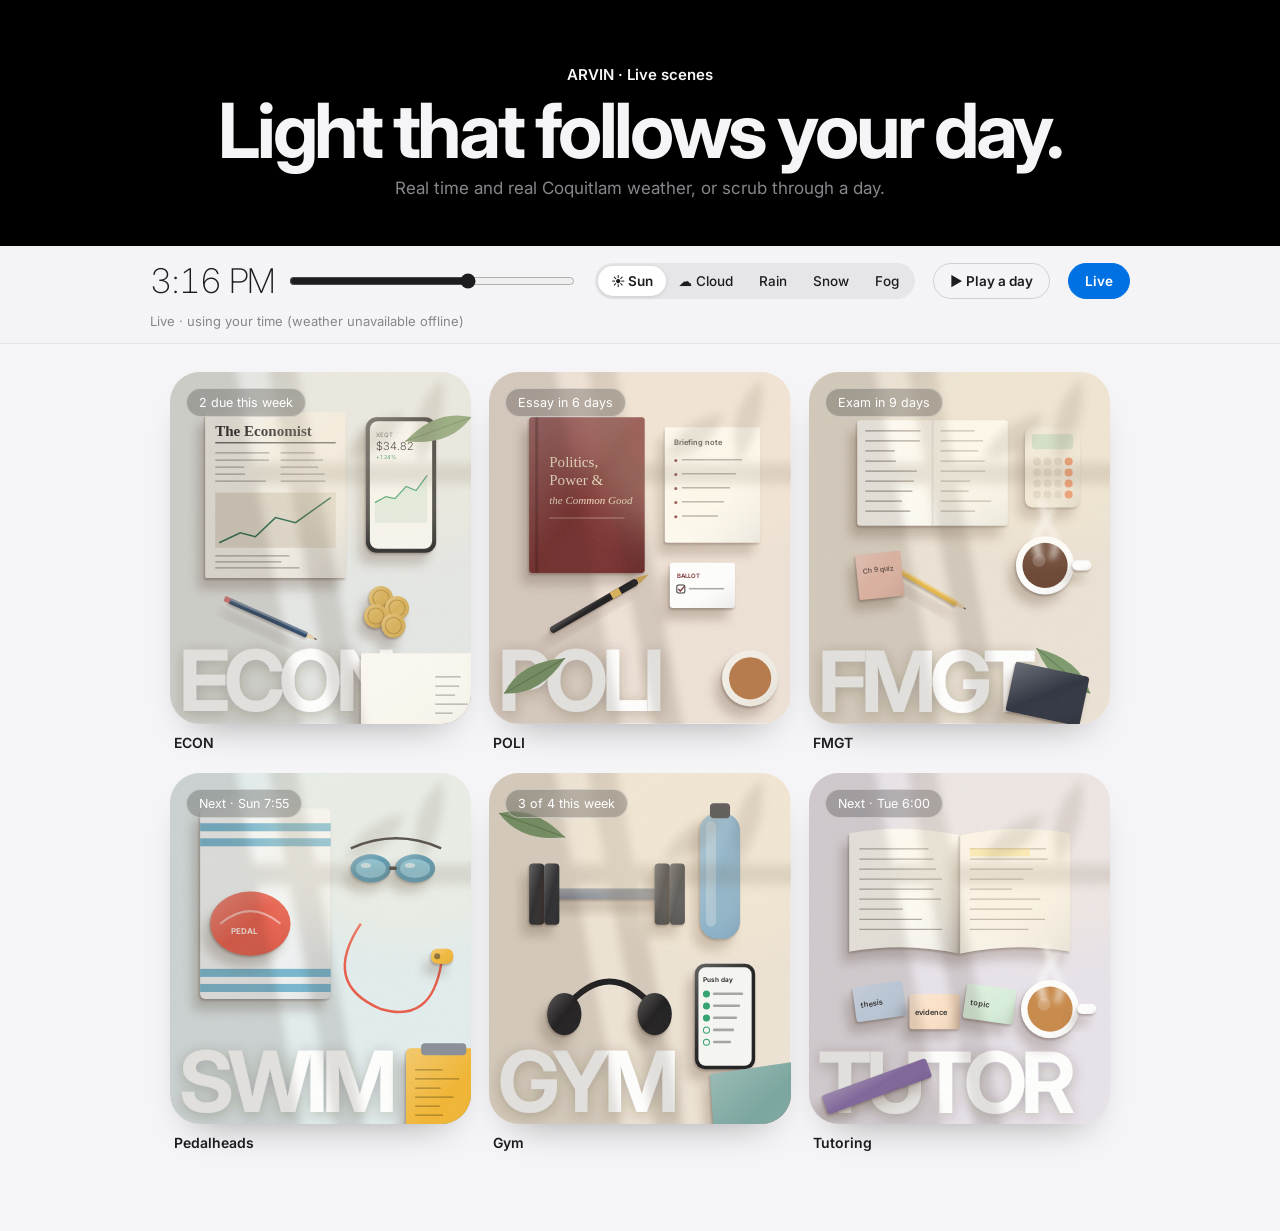
<file: live.html>
<!DOCTYPE html><html lang="en"><head><meta charset="utf-8"><meta name="viewport" content="width=device-width,initial-scale=1,viewport-fit=cover"><meta name="robots" content="noindex"><title>ARVIN · Live scenes</title>
<link href="https://fonts.googleapis.com/css2?family=Inter:wght@200;300;400;500;600;700&display=swap" rel="stylesheet"><style>
:root{--bg:#f5f5f7;--ink:#1d1d1f;--mute:#86868b}
*{box-sizing:border-box}body{margin:0;background:var(--bg);font-family:Inter,-apple-system,system-ui;color:var(--ink);-webkit-font-smoothing:antialiased}
header{background:#000;color:#f5f5f7;text-align:center;padding:64px 20px 48px}header small{font-size:15px;font-weight:600}
header h1{font-size:clamp(42px,8vw,76px);font-weight:700;letter-spacing:-.045em;margin:8px 0 10px;line-height:1}header p{color:#86868b;font-size:17px;margin:0}
.ctl{position:sticky;top:0;z-index:5;background:rgba(245,245,247,.82);backdrop-filter:blur(20px) saturate(1.6);-webkit-backdrop-filter:blur(20px) saturate(1.6);border-bottom:1px solid rgba(0,0,0,.07);padding:14px 20px}
.ctl .in{max-width:980px;margin:0 auto;display:flex;flex-wrap:wrap;gap:12px 18px;align-items:center}
.time{display:flex;align-items:center;gap:12px;flex:1 1 320px}.time b{font-weight:200;font-size:34px;letter-spacing:-.03em;min-width:104px;font-variant-numeric:tabular-nums}
input[type=range]{flex:1;accent-color:#1d1d1f}
.seg{display:flex;background:rgba(0,0,0,.06);border-radius:999px;padding:3px}.seg button{all:unset;cursor:pointer;font-size:13.5px;font-weight:500;padding:7px 13px;border-radius:999px}.seg button.on{background:#fff;box-shadow:0 1px 4px rgba(0,0,0,.12);font-weight:600}
.btn{all:unset;cursor:pointer;font-size:13.5px;font-weight:600;padding:9px 16px;border-radius:999px;border:1px solid rgba(0,0,0,.15)}.btn.on{background:#0071e3;color:#fff;border-color:#0071e3}
.status{font-size:13px;color:var(--mute);width:100%}
.grid{max-width:980px;margin:28px auto 80px;padding:0 20px;display:grid;grid-template-columns:repeat(auto-fill,minmax(280px,1fr));gap:22px 18px}
.c b{display:block;font-size:14px;font-weight:600;margin:10px 4px 0}
.card{aspect-ratio:6/7;border-radius:30px;overflow:hidden;position:relative;box-shadow:0 20px 40px -24px rgba(0,0,0,.4)}.card svg{width:100%;height:100%;display:block}
.pill{position:absolute;top:16px;left:16px;font-size:12.5px;color:#fff;padding:6px 12px;border-radius:999px;background:rgba(0,0,0,.22);border:1px solid rgba(255,255,255,.4);backdrop-filter:blur(12px);-webkit-backdrop-filter:blur(12px)}
/* live scene engine */
svg.live{--sx:1;--sy:1;--so:.22;--co:.3;--wr:0deg;--wl:1;--wo:.12;--tint:#fff;--to:0;--gl:#ffe2b0;--go:.22;--lp:0;--fg:0;--cl:0;--rn:0;--sn:0;--stm:.3}
svg.live .shs,svg.live .shc,svg.live .win,svg.live .tint,svg.live .glow,svg.live .lamp,svg.live .fog,svg.live .clouds,svg.live .rain,svg.live .snow{transition:transform 1.4s ease,opacity 1.4s ease,fill 1.4s ease}
.shs{transform:translate(calc(var(--sx)*22px),calc(var(--sy)*26px));opacity:var(--so)}
.shc{transform:translate(calc(var(--sx)*3px),calc(var(--sy)*4px));opacity:var(--co)}
.win{transform-origin:300px -100px;transform:rotate(var(--wr)) scaleY(var(--wl));opacity:var(--wo)}
.sway{transform-origin:300px 0;animation:sway 9s ease-in-out infinite alternate}@keyframes sway{to{transform:translateX(7px) rotate(.5deg)}}
.leafsh{transform-origin:540px 0;animation:leaf 3.6s ease-in-out infinite alternate}@keyframes leaf{to{transform:rotate(4deg) translateX(4px)}}
.tint{fill:var(--tint);opacity:var(--to);mix-blend-mode:multiply}
.glow{fill:var(--gl);opacity:var(--go)}
.lamp{opacity:var(--lp);mix-blend-mode:screen}
.fog{opacity:var(--fg)}
.clouds{opacity:var(--cl)}.cl1{animation:drift 38s linear infinite}.cl2{animation:drift 52s linear infinite reverse}@keyframes drift{from{transform:translateX(-520px)}to{transform:translateX(720px)}}
.rain{opacity:var(--rn)}.drop{animation-name:fall;animation-timing-function:linear;animation-iteration-count:infinite}@keyframes fall{from{transform:translateY(-90px)}to{transform:translateY(790px)}}
.snow{opacity:var(--sn)}.flake{animation-name:snowf;animation-timing-function:linear;animation-iteration-count:infinite}@keyframes snowf{from{transform:translate(0,-20px)}to{transform:translate(50px,730px)}}
.steam{animation:steam 3.6s ease-in-out infinite}@keyframes steam{0%{opacity:0;transform:translateY(10px) scaleY(.8)}40%{opacity:var(--stm)}100%{opacity:0;transform:translateY(-34px) scaleY(1.1)}}
@media (prefers-reduced-motion:reduce){.sway,.leafsh,.cl1,.cl2,.drop,.flake,.steam{animation:none!important}}
</style></head><body>
<header><small>ARVIN · Live scenes</small><h1>Light that follows your day.</h1><p>Real time and real Coquitlam weather, or scrub through a day.</p></header>
<div class="ctl"><div class="in"><div class="time"><b id="tlabel">9:00 AM</b><input id="slider" type="range" min="0" max="23.99" step="0.05" aria-label="Time of day"></div>
<div class="seg" role="group" aria-label="Weather"><button data-w="clear">☀︎ Sun</button><button data-w="clouds">☁︎ Cloud</button><button data-w="rain">Rain</button><button data-w="snow">Snow</button><button data-w="fog">Fog</button></div>
<button class="btn" id="playBtn">▶ Play a day</button><button class="btn on" id="liveBtn">Live</button><div class="status" id="status">Live</div></div></div>
<div class="grid"><div class="c"><div class="card"><svg class="live" viewBox="0 0 600 700" xmlns="http://www.w3.org/2000/svg"><defs><filter id="ws0" x="-10%" y="-10%" width="120%" height="130%"><feDropShadow dx="0" dy="6" stdDeviation="14" flood-color="#3a2a1a" flood-opacity=".28"/></filter><filter id="s0" x="-40%" y="-40%" width="190%" height="200%"><feGaussianBlur class="sblur" stdDeviation="12"/></filter><filter id="c0" x="-20%" y="-20%" width="140%" height="150%"><feGaussianBlur stdDeviation="2.5"/></filter><filter id="b0" x="-20%" y="-20%" width="140%" height="140%"><feGaussianBlur class="wblur" stdDeviation="9"/></filter><filter id="bb0" x="-50%" y="-50%" width="200%" height="200%"><feGaussianBlur stdDeviation="40"/></filter><filter id="st0" x="-100%" y="-100%" width="300%" height="300%"><feGaussianBlur stdDeviation="6"/></filter><filter id="rd0"><feGaussianBlur stdDeviation="2"/></filter><linearGradient id="hl0" x1="0" y1="0" x2="1" y2="1"><stop offset="0" stop-color="#fff" stop-opacity=".28"/><stop offset=".5" stop-color="#fff" stop-opacity="0"/><stop offset="1" stop-color="#000" stop-opacity=".08"/></linearGradient><radialGradient id="lp0" cx=".2" cy=".18" r=".85"><stop offset="0" stop-color="#ffd08a" stop-opacity="1"/><stop offset=".35" stop-color="#ffb366" stop-opacity=".55"/><stop offset=".7" stop-color="#ff9a4a" stop-opacity=".12"/><stop offset="1" stop-color="#ffb366" stop-opacity="0"/></radialGradient><filter id="n0"><feTurbulence type="fractalNoise" baseFrequency=".9" numOctaves="3"/><feColorMatrix values="0 0 0 0 .5  0 0 0 0 .5  0 0 0 0 .5  0 0 0 .08 0"/></filter></defs><rect width="600" height="700" fill="#e6e8e6"/><text x="18" y="676" font-family="Inter" font-weight="700" letter-spacing="-12" font-size="168" fill="#fff" filter="url(#ws0)">ECON</text><g class="shs"><rect x="70" y="80" width="280" height="330" rx="3" fill="#4a2f1c" filter="url(#s0)"/></g><g class="shc"><rect x="70" y="80" width="280" height="330" rx="3" fill="#3a2414" filter="url(#c0)"/></g><rect x="70" y="80" width="280" height="330" rx="3" fill="#f3efe6" /><rect x="70" y="80" width="280" height="330" rx="3" fill="url(#hl0)"/><text x="90" y="128" font-family="Georgia,serif" font-size="30" font-weight="700" fill="#2a2a2a">The Economist</text><rect x="90" y="140" width="240" height="2" fill="#2a2a2a"/><rect x="90" y="160" width="108" height="2.5" rx="1" fill="#555" opacity="0.5"/><rect x="90" y="174" width="107" height="2.5" rx="1" fill="#555" opacity="0.5"/><rect x="90" y="188" width="58" height="2.5" rx="1" fill="#555" opacity="0.5"/><rect x="90" y="202" width="60" height="2.5" rx="1" fill="#555" opacity="0.5"/><rect x="90" y="216" width="101" height="2.5" rx="1" fill="#555" opacity="0.5"/><rect x="220" y="160" width="68" height="2.5" rx="1" fill="#555" opacity="0.5"/><rect x="220" y="174" width="85" height="2.5" rx="1" fill="#555" opacity="0.5"/><rect x="220" y="188" width="75" height="2.5" rx="1" fill="#555" opacity="0.5"/><rect x="220" y="202" width="88" height="2.5" rx="1" fill="#555" opacity="0.5"/><rect x="220" y="216" width="89" height="2.5" rx="1" fill="#555" opacity="0.5"/><rect x="90" y="240" width="240" height="110" fill="#ddd6c8"/><path d="M98 340 L140 320 L170 328 L210 290 L250 300 L320 250" stroke="#2f6b4f" stroke-width="3" fill="none"/><rect x="90" y="365" width="148" height="2.5" rx="1" fill="#555" opacity="0.5"/><rect x="90" y="377" width="132" height="2.5" rx="1" fill="#555" opacity="0.5"/><rect x="90" y="389" width="168" height="2.5" rx="1" fill="#555" opacity="0.5"/><g class="shs"><rect x="390" y="90" width="140" height="270" rx="22" fill="#4a2f1c" filter="url(#s0)"/></g><g class="shc"><rect x="390" y="90" width="140" height="270" rx="22" fill="#3a2414" filter="url(#c0)"/></g><rect x="390" y="90" width="140" height="270" rx="22" fill="#1d1d1f" /><rect x="390" y="90" width="140" height="270" rx="22" fill="url(#hl0)"/><rect x="398" y="98" width="124" height="254" rx="16" fill="#f7f7f5"/><text x="410" y="130" font-family="Inter" font-size="12" fill="#666">XEQT</text><text x="410" y="156" font-family="Inter" font-size="22" font-weight="300" fill="#1d1d1f">$34.82</text><text x="410" y="174" font-family="Inter" font-size="11" fill="#2f9a5f">+1.24%</text><path d="M408 260 L430 248 L448 252 L470 228 L490 236 L512 206" stroke="#2f9a5f" stroke-width="2.5" fill="none"/><path d="M408 260 L430 248 L448 252 L470 228 L490 236 L512 206 L512 300 L408 300Z" fill="#2f9a5f" opacity=".12"/><g class="shs"><circle cx="420" cy="450" r="24" fill="#4a2f1c" filter="url(#s0)"/></g><g class="shc"><circle cx="420" cy="450" r="24" fill="#3a2414" filter="url(#c0)"/></g><circle cx="420" cy="450" r="24" fill="#d9b25c" /><circle cx="420" cy="450" r="24" fill="url(#hl0)"/><circle cx="420" cy="450" r="16" fill="none" stroke="#b8923f" stroke-width="2"/><g class="shs"><circle cx="452" cy="470" r="24" fill="#4a2f1c" filter="url(#s0)"/></g><g class="shc"><circle cx="452" cy="470" r="24" fill="#3a2414" filter="url(#c0)"/></g><circle cx="452" cy="470" r="24" fill="#d9b25c" /><circle cx="452" cy="470" r="24" fill="url(#hl0)"/><circle cx="452" cy="470" r="16" fill="none" stroke="#b8923f" stroke-width="2"/><g class="shs"><circle cx="410" cy="486" r="24" fill="#4a2f1c" filter="url(#s0)"/></g><g class="shc"><circle cx="410" cy="486" r="24" fill="#3a2414" filter="url(#c0)"/></g><circle cx="410" cy="486" r="24" fill="#d9b25c" /><circle cx="410" cy="486" r="24" fill="url(#hl0)"/><circle cx="410" cy="486" r="16" fill="none" stroke="#b8923f" stroke-width="2"/><g class="shs"><circle cx="445" cy="505" r="24" fill="#4a2f1c" filter="url(#s0)"/></g><g class="shc"><circle cx="445" cy="505" r="24" fill="#3a2414" filter="url(#c0)"/></g><circle cx="445" cy="505" r="24" fill="#d9b25c" /><circle cx="445" cy="505" r="24" fill="url(#hl0)"/><circle cx="445" cy="505" r="16" fill="none" stroke="#b8923f" stroke-width="2"/><g class="shs"><g transform="rotate(24 120 450)"><rect x="120" y="450" width="170" height="11" rx="3" fill="#4a2f1c" filter="url(#s0)"/></g></g><g class="shc"><g transform="rotate(24 120 450)"><rect x="120" y="450" width="170" height="11" rx="3" fill="#3a2414" filter="url(#c0)"/></g></g><g transform="rotate(24 120 450)"><rect x="120" y="450" width="170" height="11" rx="3" fill="#2f4a6b" /></g><g transform="rotate(24 120 450)"><rect x="120" y="450" width="170" height="11" rx="3" fill="url(#hl0)"/></g><g transform="rotate(24 120 450)"><rect x="120" y="450" width="170" height="4" rx="2" fill="#fff" opacity=".3"/><path d="M290 450 L312 455.5 L290 461Z" fill="#e8cfa8"/><path d="M306 454 L312 455.5 L306 457Z" fill="#333"/><rect x="110" y="450" width="12" height="11" rx="2" fill="#d77b7b"/></g><g transform="translate(600 90) rotate(160)"><path d="M0 0 q60 -40 140 0 q-80 40 -140 0Z" fill="#7d9a6c"/><path d="M0 0 L140 0" stroke="#5f7d50" stroke-width="2"/></g><g class="shs"><rect x="380" y="560" width="260" height="170" rx="4" fill="#4a2f1c" filter="url(#s0)"/></g><g class="shc"><rect x="380" y="560" width="260" height="170" rx="4" fill="#3a2414" filter="url(#c0)"/></g><rect x="380" y="560" width="260" height="170" rx="4" fill="#fbf8f1" /><rect x="380" y="560" width="260" height="170" rx="4" fill="url(#hl0)"/><rect x="528" y="606" width="51" height="2.5" rx="1" fill="#555" opacity="0.45"/><rect x="528" y="624" width="48" height="2.5" rx="1" fill="#555" opacity="0.45"/><rect x="528" y="642" width="40" height="2.5" rx="1" fill="#555" opacity="0.45"/><rect x="528" y="660" width="65" height="2.5" rx="1" fill="#555" opacity="0.45"/><rect x="528" y="678" width="35" height="2.5" rx="1" fill="#555" opacity="0.45"/><g class="win" filter="url(#b0)"><g class="sway"><path d="M-300 -200 L60 -200 L520 900 L160 900Z" fill="#3a2a1a"/><path d="M130 -200 L190 -200 L650 900 L590 900Z" fill="#3a2a1a"/><path d="M-300 300 L900 60 L900 100 L-300 340Z" fill="#3a2a1a"/><path class="leafsh" d="M560 -40 q-60 80 -10 170 q40 -90 10 -170Z M500 40 q-80 30 -100 110 q90 -20 100 -110Z" fill="#3a2a1a"/></g></g><g class="rain"><g class="drop" opacity=".6" style="animation-delay:-0.00s;animation-duration:3.00s"><ellipse cx="0" cy="0" rx="3" ry="6" fill="#2d3a4a" filter="url(#rd0)"/><rect x="-1" y="-60" width="2" height="60" fill="#2d3a4a" opacity=".5" filter="url(#rd0)"/></g><g class="drop" opacity=".6" style="animation-delay:-0.73s;animation-duration:3.37s"><ellipse cx="97" cy="0" rx="4" ry="7" fill="#2d3a4a" filter="url(#rd0)"/><rect x="96" y="-60" width="2" height="60" fill="#2d3a4a" opacity=".5" filter="url(#rd0)"/></g><g class="drop" opacity=".6" style="animation-delay:-1.46s;animation-duration:3.74s"><ellipse cx="194" cy="0" rx="5" ry="8" fill="#2d3a4a" filter="url(#rd0)"/><rect x="193" y="-60" width="2" height="60" fill="#2d3a4a" opacity=".5" filter="url(#rd0)"/></g><g class="drop" opacity=".6" style="animation-delay:-2.19s;animation-duration:4.11s"><ellipse cx="291" cy="0" rx="3" ry="9" fill="#2d3a4a" filter="url(#rd0)"/><rect x="290" y="-60" width="2" height="60" fill="#2d3a4a" opacity=".5" filter="url(#rd0)"/></g><g class="drop" opacity=".6" style="animation-delay:-2.92s;animation-duration:4.48s"><ellipse cx="388" cy="0" rx="4" ry="6" fill="#2d3a4a" filter="url(#rd0)"/><rect x="387" y="-60" width="2" height="60" fill="#2d3a4a" opacity=".5" filter="url(#rd0)"/></g><g class="drop" opacity=".6" style="animation-delay:-3.65s;animation-duration:4.85s"><ellipse cx="485" cy="0" rx="5" ry="7" fill="#2d3a4a" filter="url(#rd0)"/><rect x="484" y="-60" width="2" height="60" fill="#2d3a4a" opacity=".5" filter="url(#rd0)"/></g><g class="drop" opacity=".6" style="animation-delay:-4.38s;animation-duration:5.22s"><ellipse cx="582" cy="0" rx="3" ry="8" fill="#2d3a4a" filter="url(#rd0)"/><rect x="581" y="-60" width="2" height="60" fill="#2d3a4a" opacity=".5" filter="url(#rd0)"/></g><g class="drop" opacity=".6" style="animation-delay:-5.11s;animation-duration:5.59s"><ellipse cx="79" cy="0" rx="4" ry="9" fill="#2d3a4a" filter="url(#rd0)"/><rect x="78" y="-60" width="2" height="60" fill="#2d3a4a" opacity=".5" filter="url(#rd0)"/></g><g class="drop" opacity=".6" style="animation-delay:-5.84s;animation-duration:5.96s"><ellipse cx="176" cy="0" rx="5" ry="6" fill="#2d3a4a" filter="url(#rd0)"/><rect x="175" y="-60" width="2" height="60" fill="#2d3a4a" opacity=".5" filter="url(#rd0)"/></g><g class="drop" opacity=".6" style="animation-delay:-0.57s;animation-duration:3.33s"><ellipse cx="273" cy="0" rx="3" ry="7" fill="#2d3a4a" filter="url(#rd0)"/><rect x="272" y="-60" width="2" height="60" fill="#2d3a4a" opacity=".5" filter="url(#rd0)"/></g><g class="drop" opacity=".6" style="animation-delay:-1.30s;animation-duration:3.70s"><ellipse cx="370" cy="0" rx="4" ry="8" fill="#2d3a4a" filter="url(#rd0)"/><rect x="369" y="-60" width="2" height="60" fill="#2d3a4a" opacity=".5" filter="url(#rd0)"/></g><g class="drop" opacity=".6" style="animation-delay:-2.03s;animation-duration:4.07s"><ellipse cx="467" cy="0" rx="5" ry="9" fill="#2d3a4a" filter="url(#rd0)"/><rect x="466" y="-60" width="2" height="60" fill="#2d3a4a" opacity=".5" filter="url(#rd0)"/></g><g class="drop" opacity=".6" style="animation-delay:-2.76s;animation-duration:4.44s"><ellipse cx="564" cy="0" rx="3" ry="6" fill="#2d3a4a" filter="url(#rd0)"/><rect x="563" y="-60" width="2" height="60" fill="#2d3a4a" opacity=".5" filter="url(#rd0)"/></g><g class="drop" opacity=".6" style="animation-delay:-3.49s;animation-duration:4.81s"><ellipse cx="61" cy="0" rx="4" ry="7" fill="#2d3a4a" filter="url(#rd0)"/><rect x="60" y="-60" width="2" height="60" fill="#2d3a4a" opacity=".5" filter="url(#rd0)"/></g><g class="drop" opacity=".6" style="animation-delay:-4.22s;animation-duration:5.18s"><ellipse cx="158" cy="0" rx="5" ry="8" fill="#2d3a4a" filter="url(#rd0)"/><rect x="157" y="-60" width="2" height="60" fill="#2d3a4a" opacity=".5" filter="url(#rd0)"/></g><g class="drop" opacity=".6" style="animation-delay:-4.95s;animation-duration:5.55s"><ellipse cx="255" cy="0" rx="3" ry="9" fill="#2d3a4a" filter="url(#rd0)"/><rect x="254" y="-60" width="2" height="60" fill="#2d3a4a" opacity=".5" filter="url(#rd0)"/></g><g class="drop" opacity=".6" style="animation-delay:-5.68s;animation-duration:5.92s"><ellipse cx="352" cy="0" rx="4" ry="6" fill="#2d3a4a" filter="url(#rd0)"/><rect x="351" y="-60" width="2" height="60" fill="#2d3a4a" opacity=".5" filter="url(#rd0)"/></g><g class="drop" opacity=".6" style="animation-delay:-0.41s;animation-duration:3.29s"><ellipse cx="449" cy="0" rx="5" ry="7" fill="#2d3a4a" filter="url(#rd0)"/><rect x="448" y="-60" width="2" height="60" fill="#2d3a4a" opacity=".5" filter="url(#rd0)"/></g><g class="drop" opacity=".6" style="animation-delay:-1.14s;animation-duration:3.66s"><ellipse cx="546" cy="0" rx="3" ry="8" fill="#2d3a4a" filter="url(#rd0)"/><rect x="545" y="-60" width="2" height="60" fill="#2d3a4a" opacity=".5" filter="url(#rd0)"/></g><g class="drop" opacity=".6" style="animation-delay:-1.87s;animation-duration:4.03s"><ellipse cx="43" cy="0" rx="4" ry="9" fill="#2d3a4a" filter="url(#rd0)"/><rect x="42" y="-60" width="2" height="60" fill="#2d3a4a" opacity=".5" filter="url(#rd0)"/></g><g class="drop" opacity=".6" style="animation-delay:-2.60s;animation-duration:4.40s"><ellipse cx="140" cy="0" rx="5" ry="6" fill="#2d3a4a" filter="url(#rd0)"/><rect x="139" y="-60" width="2" height="60" fill="#2d3a4a" opacity=".5" filter="url(#rd0)"/></g><g class="drop" opacity=".6" style="animation-delay:-3.33s;animation-duration:4.77s"><ellipse cx="237" cy="0" rx="3" ry="7" fill="#2d3a4a" filter="url(#rd0)"/><rect x="236" y="-60" width="2" height="60" fill="#2d3a4a" opacity=".5" filter="url(#rd0)"/></g><g class="drop" opacity=".6" style="animation-delay:-4.06s;animation-duration:5.14s"><ellipse cx="334" cy="0" rx="4" ry="8" fill="#2d3a4a" filter="url(#rd0)"/><rect x="333" y="-60" width="2" height="60" fill="#2d3a4a" opacity=".5" filter="url(#rd0)"/></g><g class="drop" opacity=".6" style="animation-delay:-4.79s;animation-duration:5.51s"><ellipse cx="431" cy="0" rx="5" ry="9" fill="#2d3a4a" filter="url(#rd0)"/><rect x="430" y="-60" width="2" height="60" fill="#2d3a4a" opacity=".5" filter="url(#rd0)"/></g><g class="drop" opacity=".6" style="animation-delay:-5.52s;animation-duration:5.88s"><ellipse cx="528" cy="0" rx="3" ry="6" fill="#2d3a4a" filter="url(#rd0)"/><rect x="527" y="-60" width="2" height="60" fill="#2d3a4a" opacity=".5" filter="url(#rd0)"/></g><g class="drop" opacity=".6" style="animation-delay:-0.25s;animation-duration:3.25s"><ellipse cx="25" cy="0" rx="4" ry="7" fill="#2d3a4a" filter="url(#rd0)"/><rect x="24" y="-60" width="2" height="60" fill="#2d3a4a" opacity=".5" filter="url(#rd0)"/></g></g><g class="snow"><circle class="flake" cx="0" cy="0" r="2" fill="#5a6a80" opacity=".35" filter="url(#rd0)" style="animation-delay:-0.00s;animation-duration:6.00s"/><circle class="flake" cx="53" cy="0" r="3" fill="#5a6a80" opacity=".35" filter="url(#rd0)" style="animation-delay:-0.91s;animation-duration:6.50s"/><circle class="flake" cx="106" cy="0" r="4" fill="#5a6a80" opacity=".35" filter="url(#rd0)" style="animation-delay:-1.82s;animation-duration:7.00s"/><circle class="flake" cx="159" cy="0" r="5" fill="#5a6a80" opacity=".35" filter="url(#rd0)" style="animation-delay:-2.73s;animation-duration:7.50s"/><circle class="flake" cx="212" cy="0" r="2" fill="#5a6a80" opacity=".35" filter="url(#rd0)" style="animation-delay:-3.64s;animation-duration:8.00s"/><circle class="flake" cx="265" cy="0" r="3" fill="#5a6a80" opacity=".35" filter="url(#rd0)" style="animation-delay:-4.55s;animation-duration:8.50s"/><circle class="flake" cx="318" cy="0" r="4" fill="#5a6a80" opacity=".35" filter="url(#rd0)" style="animation-delay:-5.46s;animation-duration:9.00s"/><circle class="flake" cx="371" cy="0" r="5" fill="#5a6a80" opacity=".35" filter="url(#rd0)" style="animation-delay:-6.37s;animation-duration:9.50s"/><circle class="flake" cx="424" cy="0" r="2" fill="#5a6a80" opacity=".35" filter="url(#rd0)" style="animation-delay:-7.28s;animation-duration:10.00s"/><circle class="flake" cx="477" cy="0" r="3" fill="#5a6a80" opacity=".35" filter="url(#rd0)" style="animation-delay:-8.19s;animation-duration:10.50s"/><circle class="flake" cx="530" cy="0" r="4" fill="#5a6a80" opacity=".35" filter="url(#rd0)" style="animation-delay:-0.10s;animation-duration:6.00s"/><circle class="flake" cx="583" cy="0" r="5" fill="#5a6a80" opacity=".35" filter="url(#rd0)" style="animation-delay:-1.01s;animation-duration:6.50s"/><circle class="flake" cx="36" cy="0" r="2" fill="#5a6a80" opacity=".35" filter="url(#rd0)" style="animation-delay:-1.92s;animation-duration:7.00s"/><circle class="flake" cx="89" cy="0" r="3" fill="#5a6a80" opacity=".35" filter="url(#rd0)" style="animation-delay:-2.83s;animation-duration:7.50s"/><circle class="flake" cx="142" cy="0" r="4" fill="#5a6a80" opacity=".35" filter="url(#rd0)" style="animation-delay:-3.74s;animation-duration:8.00s"/><circle class="flake" cx="195" cy="0" r="5" fill="#5a6a80" opacity=".35" filter="url(#rd0)" style="animation-delay:-4.65s;animation-duration:8.50s"/><circle class="flake" cx="248" cy="0" r="2" fill="#5a6a80" opacity=".35" filter="url(#rd0)" style="animation-delay:-5.56s;animation-duration:9.00s"/><circle class="flake" cx="301" cy="0" r="3" fill="#5a6a80" opacity=".35" filter="url(#rd0)" style="animation-delay:-6.47s;animation-duration:9.50s"/><circle class="flake" cx="354" cy="0" r="4" fill="#5a6a80" opacity=".35" filter="url(#rd0)" style="animation-delay:-7.38s;animation-duration:10.00s"/><circle class="flake" cx="407" cy="0" r="5" fill="#5a6a80" opacity=".35" filter="url(#rd0)" style="animation-delay:-8.29s;animation-duration:10.50s"/><circle class="flake" cx="460" cy="0" r="2" fill="#5a6a80" opacity=".35" filter="url(#rd0)" style="animation-delay:-0.20s;animation-duration:6.00s"/><circle class="flake" cx="513" cy="0" r="3" fill="#5a6a80" opacity=".35" filter="url(#rd0)" style="animation-delay:-1.11s;animation-duration:6.50s"/><circle class="flake" cx="566" cy="0" r="4" fill="#5a6a80" opacity=".35" filter="url(#rd0)" style="animation-delay:-2.02s;animation-duration:7.00s"/><circle class="flake" cx="19" cy="0" r="5" fill="#5a6a80" opacity=".35" filter="url(#rd0)" style="animation-delay:-2.93s;animation-duration:7.50s"/><circle class="flake" cx="72" cy="0" r="2" fill="#5a6a80" opacity=".35" filter="url(#rd0)" style="animation-delay:-3.84s;animation-duration:8.00s"/><circle class="flake" cx="125" cy="0" r="3" fill="#5a6a80" opacity=".35" filter="url(#rd0)" style="animation-delay:-4.75s;animation-duration:8.50s"/><circle class="flake" cx="178" cy="0" r="4" fill="#5a6a80" opacity=".35" filter="url(#rd0)" style="animation-delay:-5.66s;animation-duration:9.00s"/><circle class="flake" cx="231" cy="0" r="5" fill="#5a6a80" opacity=".35" filter="url(#rd0)" style="animation-delay:-6.57s;animation-duration:9.50s"/><circle class="flake" cx="284" cy="0" r="2" fill="#5a6a80" opacity=".35" filter="url(#rd0)" style="animation-delay:-7.48s;animation-duration:10.00s"/><circle class="flake" cx="337" cy="0" r="3" fill="#5a6a80" opacity=".35" filter="url(#rd0)" style="animation-delay:-8.39s;animation-duration:10.50s"/><circle class="flake" cx="390" cy="0" r="4" fill="#5a6a80" opacity=".35" filter="url(#rd0)" style="animation-delay:-0.30s;animation-duration:6.00s"/><circle class="flake" cx="443" cy="0" r="5" fill="#5a6a80" opacity=".35" filter="url(#rd0)" style="animation-delay:-1.21s;animation-duration:6.50s"/><circle class="flake" cx="496" cy="0" r="2" fill="#5a6a80" opacity=".35" filter="url(#rd0)" style="animation-delay:-2.12s;animation-duration:7.00s"/><circle class="flake" cx="549" cy="0" r="3" fill="#5a6a80" opacity=".35" filter="url(#rd0)" style="animation-delay:-3.03s;animation-duration:7.50s"/></g><g class="clouds"><ellipse class="cl1" cx="100" cy="250" rx="260" ry="170" fill="#2a3240" filter="url(#bb0)"/><ellipse class="cl2" cx="500" cy="520" rx="240" ry="150" fill="#2a3240" filter="url(#bb0)"/></g><rect class="tint" width="600" height="700"/><ellipse class="glow" cx="470" cy="120" rx="300" ry="230" filter="url(#bb0)"/><rect class="lamp" width="600" height="700" fill="url(#lp0)"/><rect class="fog" width="600" height="700" fill="#eef0f2"/><rect width="600" height="700" filter="url(#n0)"/></svg><span class="pill">2 due this week</span></div><b>ECON</b></div><div class="c"><div class="card"><svg class="live" viewBox="0 0 600 700" xmlns="http://www.w3.org/2000/svg"><defs><filter id="ws1" x="-10%" y="-10%" width="120%" height="130%"><feDropShadow dx="0" dy="6" stdDeviation="14" flood-color="#3a2a1a" flood-opacity=".28"/></filter><filter id="s1" x="-40%" y="-40%" width="190%" height="200%"><feGaussianBlur class="sblur" stdDeviation="12"/></filter><filter id="c1" x="-20%" y="-20%" width="140%" height="150%"><feGaussianBlur stdDeviation="2.5"/></filter><filter id="b1" x="-20%" y="-20%" width="140%" height="140%"><feGaussianBlur class="wblur" stdDeviation="9"/></filter><filter id="bb1" x="-50%" y="-50%" width="200%" height="200%"><feGaussianBlur stdDeviation="40"/></filter><filter id="st1" x="-100%" y="-100%" width="300%" height="300%"><feGaussianBlur stdDeviation="6"/></filter><filter id="rd1"><feGaussianBlur stdDeviation="2"/></filter><linearGradient id="hl1" x1="0" y1="0" x2="1" y2="1"><stop offset="0" stop-color="#fff" stop-opacity=".28"/><stop offset=".5" stop-color="#fff" stop-opacity="0"/><stop offset="1" stop-color="#000" stop-opacity=".08"/></linearGradient><radialGradient id="lp1" cx=".2" cy=".18" r=".85"><stop offset="0" stop-color="#ffd08a" stop-opacity="1"/><stop offset=".35" stop-color="#ffb366" stop-opacity=".55"/><stop offset=".7" stop-color="#ff9a4a" stop-opacity=".12"/><stop offset="1" stop-color="#ffb366" stop-opacity="0"/></radialGradient><filter id="n1"><feTurbulence type="fractalNoise" baseFrequency=".9" numOctaves="3"/><feColorMatrix values="0 0 0 0 .5  0 0 0 0 .5  0 0 0 0 .5  0 0 0 .08 0"/></filter></defs><rect width="600" height="700" fill="#efe2d8"/><text x="18" y="676" font-family="Inter" font-weight="700" letter-spacing="-12" font-size="168" fill="#fff" filter="url(#ws1)">POLI</text><g class="shs"><rect x="80" y="90" width="230" height="310" rx="6" fill="#4a2f1c" filter="url(#s1)"/></g><g class="shc"><rect x="80" y="90" width="230" height="310" rx="6" fill="#3a2414" filter="url(#c1)"/></g><rect x="80" y="90" width="230" height="310" rx="6" fill="#7a2f2f" /><rect x="80" y="90" width="230" height="310" rx="6" fill="url(#hl1)"/><rect x="92" y="90" width="6" height="310" fill="#000" opacity=".2"/><text x="120" y="190" font-family="Georgia,serif" font-size="30" fill="#f1e1c6">Politics,</text><text x="120" y="226" font-family="Georgia,serif" font-size="30" fill="#f1e1c6">Power &amp;</text><text x="120" y="262" font-family="Georgia,serif" font-size="22" font-style="italic" fill="#f1e1c6">the Common Good</text><rect x="120" y="290" width="150" height="1.5" fill="#f1e1c6" opacity=".6"/><g class="shs"><rect x="350" y="110" width="190" height="230" rx="4" fill="#4a2f1c" filter="url(#s1)"/></g><g class="shc"><rect x="350" y="110" width="190" height="230" rx="4" fill="#3a2414" filter="url(#c1)"/></g><rect x="350" y="110" width="190" height="230" rx="4" fill="#fffdf7" /><rect x="350" y="110" width="190" height="230" rx="4" fill="url(#hl1)"/><text x="368" y="146" font-family="Inter" font-size="15" font-weight="600" fill="#3a3a3a">Briefing note</text><circle cx="372" cy="176" r="3" fill="#7a2f2f"/><rect x="384" y="173" width="120" height="3" rx="1" fill="#555" opacity=".5"/><circle cx="372" cy="204" r="3" fill="#7a2f2f"/><rect x="384" y="201" width="108" height="3" rx="1" fill="#555" opacity=".5"/><circle cx="372" cy="232" r="3" fill="#7a2f2f"/><rect x="384" y="229" width="96" height="3" rx="1" fill="#555" opacity=".5"/><circle cx="372" cy="260" r="3" fill="#7a2f2f"/><rect x="384" y="257" width="84" height="3" rx="1" fill="#555" opacity=".5"/><circle cx="372" cy="288" r="3" fill="#7a2f2f"/><rect x="384" y="285" width="72" height="3" rx="1" fill="#555" opacity=".5"/><g class="shs"><rect x="360" y="380" width="130" height="90" rx="6" fill="#4a2f1c" filter="url(#s1)"/></g><g class="shc"><rect x="360" y="380" width="130" height="90" rx="6" fill="#3a2414" filter="url(#c1)"/></g><rect x="360" y="380" width="130" height="90" rx="6" fill="#fff" /><rect x="360" y="380" width="130" height="90" rx="6" fill="url(#hl1)"/><text x="374" y="410" font-family="Inter" font-size="12" font-weight="600" fill="#7a2f2f">BALLOT</text><rect x="374" y="424" width="16" height="16" rx="3" fill="none" stroke="#333" stroke-width="2"/><path d="M377 432 l4 4 l8 -9" stroke="#7a2f2f" stroke-width="2.5" fill="none"/><rect x="398" y="430" width="70" height="3" fill="#555" opacity=".5"/><g class="shs"><g transform="rotate(-30 200 470)"><rect x="110" y="464" width="200" height="14" rx="7" fill="#4a2f1c" filter="url(#s1)"/></g></g><g class="shc"><g transform="rotate(-30 200 470)"><rect x="110" y="464" width="200" height="14" rx="7" fill="#3a2414" filter="url(#c1)"/></g></g><g transform="rotate(-30 200 470)"><rect x="110" y="464" width="200" height="14" rx="7" fill="#1d1d1f" /></g><g transform="rotate(-30 200 470)"><rect x="110" y="464" width="200" height="14" rx="7" fill="url(#hl1)"/></g><g transform="rotate(-30 200 470)"><rect x="250" y="464" width="20" height="14" fill="#d9b25c"/><path d="M310 464 L336 471 L310 478Z" fill="#d9b25c"/></g><g transform="translate(30 640) rotate(-30)"><path d="M0 0 q60 -40 140 0 q-80 40 -140 0Z" fill="#7d9a6c"/><path d="M0 0 L140 0" stroke="#5f7d50" stroke-width="2"/></g><g class="shs"><circle cx="520" cy="610" r="56" fill="#4a2f1c" filter="url(#s1)"/></g><g class="shc"><circle cx="520" cy="610" r="56" fill="#3a2414" filter="url(#c1)"/></g><circle cx="520" cy="610" r="56" fill="#f2ede4" /><circle cx="520" cy="610" r="56" fill="url(#hl1)"/><circle cx="520" cy="610" r="42" fill="#b77a4a"/><g class="win" filter="url(#b1)"><g class="sway"><path d="M-300 -200 L60 -200 L520 900 L160 900Z" fill="#3a2a1a"/><path d="M130 -200 L190 -200 L650 900 L590 900Z" fill="#3a2a1a"/><path d="M-300 300 L900 60 L900 100 L-300 340Z" fill="#3a2a1a"/><path class="leafsh" d="M560 -40 q-60 80 -10 170 q40 -90 10 -170Z M500 40 q-80 30 -100 110 q90 -20 100 -110Z" fill="#3a2a1a"/></g></g><g class="rain"><g class="drop" opacity=".6" style="animation-delay:-0.00s;animation-duration:3.00s"><ellipse cx="0" cy="0" rx="3" ry="6" fill="#2d3a4a" filter="url(#rd1)"/><rect x="-1" y="-60" width="2" height="60" fill="#2d3a4a" opacity=".5" filter="url(#rd1)"/></g><g class="drop" opacity=".6" style="animation-delay:-0.73s;animation-duration:3.37s"><ellipse cx="97" cy="0" rx="4" ry="7" fill="#2d3a4a" filter="url(#rd1)"/><rect x="96" y="-60" width="2" height="60" fill="#2d3a4a" opacity=".5" filter="url(#rd1)"/></g><g class="drop" opacity=".6" style="animation-delay:-1.46s;animation-duration:3.74s"><ellipse cx="194" cy="0" rx="5" ry="8" fill="#2d3a4a" filter="url(#rd1)"/><rect x="193" y="-60" width="2" height="60" fill="#2d3a4a" opacity=".5" filter="url(#rd1)"/></g><g class="drop" opacity=".6" style="animation-delay:-2.19s;animation-duration:4.11s"><ellipse cx="291" cy="0" rx="3" ry="9" fill="#2d3a4a" filter="url(#rd1)"/><rect x="290" y="-60" width="2" height="60" fill="#2d3a4a" opacity=".5" filter="url(#rd1)"/></g><g class="drop" opacity=".6" style="animation-delay:-2.92s;animation-duration:4.48s"><ellipse cx="388" cy="0" rx="4" ry="6" fill="#2d3a4a" filter="url(#rd1)"/><rect x="387" y="-60" width="2" height="60" fill="#2d3a4a" opacity=".5" filter="url(#rd1)"/></g><g class="drop" opacity=".6" style="animation-delay:-3.65s;animation-duration:4.85s"><ellipse cx="485" cy="0" rx="5" ry="7" fill="#2d3a4a" filter="url(#rd1)"/><rect x="484" y="-60" width="2" height="60" fill="#2d3a4a" opacity=".5" filter="url(#rd1)"/></g><g class="drop" opacity=".6" style="animation-delay:-4.38s;animation-duration:5.22s"><ellipse cx="582" cy="0" rx="3" ry="8" fill="#2d3a4a" filter="url(#rd1)"/><rect x="581" y="-60" width="2" height="60" fill="#2d3a4a" opacity=".5" filter="url(#rd1)"/></g><g class="drop" opacity=".6" style="animation-delay:-5.11s;animation-duration:5.59s"><ellipse cx="79" cy="0" rx="4" ry="9" fill="#2d3a4a" filter="url(#rd1)"/><rect x="78" y="-60" width="2" height="60" fill="#2d3a4a" opacity=".5" filter="url(#rd1)"/></g><g class="drop" opacity=".6" style="animation-delay:-5.84s;animation-duration:5.96s"><ellipse cx="176" cy="0" rx="5" ry="6" fill="#2d3a4a" filter="url(#rd1)"/><rect x="175" y="-60" width="2" height="60" fill="#2d3a4a" opacity=".5" filter="url(#rd1)"/></g><g class="drop" opacity=".6" style="animation-delay:-0.57s;animation-duration:3.33s"><ellipse cx="273" cy="0" rx="3" ry="7" fill="#2d3a4a" filter="url(#rd1)"/><rect x="272" y="-60" width="2" height="60" fill="#2d3a4a" opacity=".5" filter="url(#rd1)"/></g><g class="drop" opacity=".6" style="animation-delay:-1.30s;animation-duration:3.70s"><ellipse cx="370" cy="0" rx="4" ry="8" fill="#2d3a4a" filter="url(#rd1)"/><rect x="369" y="-60" width="2" height="60" fill="#2d3a4a" opacity=".5" filter="url(#rd1)"/></g><g class="drop" opacity=".6" style="animation-delay:-2.03s;animation-duration:4.07s"><ellipse cx="467" cy="0" rx="5" ry="9" fill="#2d3a4a" filter="url(#rd1)"/><rect x="466" y="-60" width="2" height="60" fill="#2d3a4a" opacity=".5" filter="url(#rd1)"/></g><g class="drop" opacity=".6" style="animation-delay:-2.76s;animation-duration:4.44s"><ellipse cx="564" cy="0" rx="3" ry="6" fill="#2d3a4a" filter="url(#rd1)"/><rect x="563" y="-60" width="2" height="60" fill="#2d3a4a" opacity=".5" filter="url(#rd1)"/></g><g class="drop" opacity=".6" style="animation-delay:-3.49s;animation-duration:4.81s"><ellipse cx="61" cy="0" rx="4" ry="7" fill="#2d3a4a" filter="url(#rd1)"/><rect x="60" y="-60" width="2" height="60" fill="#2d3a4a" opacity=".5" filter="url(#rd1)"/></g><g class="drop" opacity=".6" style="animation-delay:-4.22s;animation-duration:5.18s"><ellipse cx="158" cy="0" rx="5" ry="8" fill="#2d3a4a" filter="url(#rd1)"/><rect x="157" y="-60" width="2" height="60" fill="#2d3a4a" opacity=".5" filter="url(#rd1)"/></g><g class="drop" opacity=".6" style="animation-delay:-4.95s;animation-duration:5.55s"><ellipse cx="255" cy="0" rx="3" ry="9" fill="#2d3a4a" filter="url(#rd1)"/><rect x="254" y="-60" width="2" height="60" fill="#2d3a4a" opacity=".5" filter="url(#rd1)"/></g><g class="drop" opacity=".6" style="animation-delay:-5.68s;animation-duration:5.92s"><ellipse cx="352" cy="0" rx="4" ry="6" fill="#2d3a4a" filter="url(#rd1)"/><rect x="351" y="-60" width="2" height="60" fill="#2d3a4a" opacity=".5" filter="url(#rd1)"/></g><g class="drop" opacity=".6" style="animation-delay:-0.41s;animation-duration:3.29s"><ellipse cx="449" cy="0" rx="5" ry="7" fill="#2d3a4a" filter="url(#rd1)"/><rect x="448" y="-60" width="2" height="60" fill="#2d3a4a" opacity=".5" filter="url(#rd1)"/></g><g class="drop" opacity=".6" style="animation-delay:-1.14s;animation-duration:3.66s"><ellipse cx="546" cy="0" rx="3" ry="8" fill="#2d3a4a" filter="url(#rd1)"/><rect x="545" y="-60" width="2" height="60" fill="#2d3a4a" opacity=".5" filter="url(#rd1)"/></g><g class="drop" opacity=".6" style="animation-delay:-1.87s;animation-duration:4.03s"><ellipse cx="43" cy="0" rx="4" ry="9" fill="#2d3a4a" filter="url(#rd1)"/><rect x="42" y="-60" width="2" height="60" fill="#2d3a4a" opacity=".5" filter="url(#rd1)"/></g><g class="drop" opacity=".6" style="animation-delay:-2.60s;animation-duration:4.40s"><ellipse cx="140" cy="0" rx="5" ry="6" fill="#2d3a4a" filter="url(#rd1)"/><rect x="139" y="-60" width="2" height="60" fill="#2d3a4a" opacity=".5" filter="url(#rd1)"/></g><g class="drop" opacity=".6" style="animation-delay:-3.33s;animation-duration:4.77s"><ellipse cx="237" cy="0" rx="3" ry="7" fill="#2d3a4a" filter="url(#rd1)"/><rect x="236" y="-60" width="2" height="60" fill="#2d3a4a" opacity=".5" filter="url(#rd1)"/></g><g class="drop" opacity=".6" style="animation-delay:-4.06s;animation-duration:5.14s"><ellipse cx="334" cy="0" rx="4" ry="8" fill="#2d3a4a" filter="url(#rd1)"/><rect x="333" y="-60" width="2" height="60" fill="#2d3a4a" opacity=".5" filter="url(#rd1)"/></g><g class="drop" opacity=".6" style="animation-delay:-4.79s;animation-duration:5.51s"><ellipse cx="431" cy="0" rx="5" ry="9" fill="#2d3a4a" filter="url(#rd1)"/><rect x="430" y="-60" width="2" height="60" fill="#2d3a4a" opacity=".5" filter="url(#rd1)"/></g><g class="drop" opacity=".6" style="animation-delay:-5.52s;animation-duration:5.88s"><ellipse cx="528" cy="0" rx="3" ry="6" fill="#2d3a4a" filter="url(#rd1)"/><rect x="527" y="-60" width="2" height="60" fill="#2d3a4a" opacity=".5" filter="url(#rd1)"/></g><g class="drop" opacity=".6" style="animation-delay:-0.25s;animation-duration:3.25s"><ellipse cx="25" cy="0" rx="4" ry="7" fill="#2d3a4a" filter="url(#rd1)"/><rect x="24" y="-60" width="2" height="60" fill="#2d3a4a" opacity=".5" filter="url(#rd1)"/></g></g><g class="snow"><circle class="flake" cx="0" cy="0" r="2" fill="#5a6a80" opacity=".35" filter="url(#rd1)" style="animation-delay:-0.00s;animation-duration:6.00s"/><circle class="flake" cx="53" cy="0" r="3" fill="#5a6a80" opacity=".35" filter="url(#rd1)" style="animation-delay:-0.91s;animation-duration:6.50s"/><circle class="flake" cx="106" cy="0" r="4" fill="#5a6a80" opacity=".35" filter="url(#rd1)" style="animation-delay:-1.82s;animation-duration:7.00s"/><circle class="flake" cx="159" cy="0" r="5" fill="#5a6a80" opacity=".35" filter="url(#rd1)" style="animation-delay:-2.73s;animation-duration:7.50s"/><circle class="flake" cx="212" cy="0" r="2" fill="#5a6a80" opacity=".35" filter="url(#rd1)" style="animation-delay:-3.64s;animation-duration:8.00s"/><circle class="flake" cx="265" cy="0" r="3" fill="#5a6a80" opacity=".35" filter="url(#rd1)" style="animation-delay:-4.55s;animation-duration:8.50s"/><circle class="flake" cx="318" cy="0" r="4" fill="#5a6a80" opacity=".35" filter="url(#rd1)" style="animation-delay:-5.46s;animation-duration:9.00s"/><circle class="flake" cx="371" cy="0" r="5" fill="#5a6a80" opacity=".35" filter="url(#rd1)" style="animation-delay:-6.37s;animation-duration:9.50s"/><circle class="flake" cx="424" cy="0" r="2" fill="#5a6a80" opacity=".35" filter="url(#rd1)" style="animation-delay:-7.28s;animation-duration:10.00s"/><circle class="flake" cx="477" cy="0" r="3" fill="#5a6a80" opacity=".35" filter="url(#rd1)" style="animation-delay:-8.19s;animation-duration:10.50s"/><circle class="flake" cx="530" cy="0" r="4" fill="#5a6a80" opacity=".35" filter="url(#rd1)" style="animation-delay:-0.10s;animation-duration:6.00s"/><circle class="flake" cx="583" cy="0" r="5" fill="#5a6a80" opacity=".35" filter="url(#rd1)" style="animation-delay:-1.01s;animation-duration:6.50s"/><circle class="flake" cx="36" cy="0" r="2" fill="#5a6a80" opacity=".35" filter="url(#rd1)" style="animation-delay:-1.92s;animation-duration:7.00s"/><circle class="flake" cx="89" cy="0" r="3" fill="#5a6a80" opacity=".35" filter="url(#rd1)" style="animation-delay:-2.83s;animation-duration:7.50s"/><circle class="flake" cx="142" cy="0" r="4" fill="#5a6a80" opacity=".35" filter="url(#rd1)" style="animation-delay:-3.74s;animation-duration:8.00s"/><circle class="flake" cx="195" cy="0" r="5" fill="#5a6a80" opacity=".35" filter="url(#rd1)" style="animation-delay:-4.65s;animation-duration:8.50s"/><circle class="flake" cx="248" cy="0" r="2" fill="#5a6a80" opacity=".35" filter="url(#rd1)" style="animation-delay:-5.56s;animation-duration:9.00s"/><circle class="flake" cx="301" cy="0" r="3" fill="#5a6a80" opacity=".35" filter="url(#rd1)" style="animation-delay:-6.47s;animation-duration:9.50s"/><circle class="flake" cx="354" cy="0" r="4" fill="#5a6a80" opacity=".35" filter="url(#rd1)" style="animation-delay:-7.38s;animation-duration:10.00s"/><circle class="flake" cx="407" cy="0" r="5" fill="#5a6a80" opacity=".35" filter="url(#rd1)" style="animation-delay:-8.29s;animation-duration:10.50s"/><circle class="flake" cx="460" cy="0" r="2" fill="#5a6a80" opacity=".35" filter="url(#rd1)" style="animation-delay:-0.20s;animation-duration:6.00s"/><circle class="flake" cx="513" cy="0" r="3" fill="#5a6a80" opacity=".35" filter="url(#rd1)" style="animation-delay:-1.11s;animation-duration:6.50s"/><circle class="flake" cx="566" cy="0" r="4" fill="#5a6a80" opacity=".35" filter="url(#rd1)" style="animation-delay:-2.02s;animation-duration:7.00s"/><circle class="flake" cx="19" cy="0" r="5" fill="#5a6a80" opacity=".35" filter="url(#rd1)" style="animation-delay:-2.93s;animation-duration:7.50s"/><circle class="flake" cx="72" cy="0" r="2" fill="#5a6a80" opacity=".35" filter="url(#rd1)" style="animation-delay:-3.84s;animation-duration:8.00s"/><circle class="flake" cx="125" cy="0" r="3" fill="#5a6a80" opacity=".35" filter="url(#rd1)" style="animation-delay:-4.75s;animation-duration:8.50s"/><circle class="flake" cx="178" cy="0" r="4" fill="#5a6a80" opacity=".35" filter="url(#rd1)" style="animation-delay:-5.66s;animation-duration:9.00s"/><circle class="flake" cx="231" cy="0" r="5" fill="#5a6a80" opacity=".35" filter="url(#rd1)" style="animation-delay:-6.57s;animation-duration:9.50s"/><circle class="flake" cx="284" cy="0" r="2" fill="#5a6a80" opacity=".35" filter="url(#rd1)" style="animation-delay:-7.48s;animation-duration:10.00s"/><circle class="flake" cx="337" cy="0" r="3" fill="#5a6a80" opacity=".35" filter="url(#rd1)" style="animation-delay:-8.39s;animation-duration:10.50s"/><circle class="flake" cx="390" cy="0" r="4" fill="#5a6a80" opacity=".35" filter="url(#rd1)" style="animation-delay:-0.30s;animation-duration:6.00s"/><circle class="flake" cx="443" cy="0" r="5" fill="#5a6a80" opacity=".35" filter="url(#rd1)" style="animation-delay:-1.21s;animation-duration:6.50s"/><circle class="flake" cx="496" cy="0" r="2" fill="#5a6a80" opacity=".35" filter="url(#rd1)" style="animation-delay:-2.12s;animation-duration:7.00s"/><circle class="flake" cx="549" cy="0" r="3" fill="#5a6a80" opacity=".35" filter="url(#rd1)" style="animation-delay:-3.03s;animation-duration:7.50s"/></g><g class="clouds"><ellipse class="cl1" cx="100" cy="250" rx="260" ry="170" fill="#2a3240" filter="url(#bb1)"/><ellipse class="cl2" cx="500" cy="520" rx="240" ry="150" fill="#2a3240" filter="url(#bb1)"/></g><rect class="tint" width="600" height="700"/><ellipse class="glow" cx="470" cy="120" rx="300" ry="230" filter="url(#bb1)"/><rect class="lamp" width="600" height="700" fill="url(#lp1)"/><rect class="fog" width="600" height="700" fill="#eef0f2"/><rect width="600" height="700" filter="url(#n1)"/></svg><span class="pill">Essay in 6 days</span></div><b>POLI</b></div><div class="c"><div class="card"><svg class="live" viewBox="0 0 600 700" xmlns="http://www.w3.org/2000/svg"><defs><filter id="ws2" x="-10%" y="-10%" width="120%" height="130%"><feDropShadow dx="0" dy="6" stdDeviation="14" flood-color="#3a2a1a" flood-opacity=".28"/></filter><filter id="s2" x="-40%" y="-40%" width="190%" height="200%"><feGaussianBlur class="sblur" stdDeviation="12"/></filter><filter id="c2" x="-20%" y="-20%" width="140%" height="150%"><feGaussianBlur stdDeviation="2.5"/></filter><filter id="b2" x="-20%" y="-20%" width="140%" height="140%"><feGaussianBlur class="wblur" stdDeviation="9"/></filter><filter id="bb2" x="-50%" y="-50%" width="200%" height="200%"><feGaussianBlur stdDeviation="40"/></filter><filter id="st2" x="-100%" y="-100%" width="300%" height="300%"><feGaussianBlur stdDeviation="6"/></filter><filter id="rd2"><feGaussianBlur stdDeviation="2"/></filter><linearGradient id="hl2" x1="0" y1="0" x2="1" y2="1"><stop offset="0" stop-color="#fff" stop-opacity=".28"/><stop offset=".5" stop-color="#fff" stop-opacity="0"/><stop offset="1" stop-color="#000" stop-opacity=".08"/></linearGradient><radialGradient id="lp2" cx=".2" cy=".18" r=".85"><stop offset="0" stop-color="#ffd08a" stop-opacity="1"/><stop offset=".35" stop-color="#ffb366" stop-opacity=".55"/><stop offset=".7" stop-color="#ff9a4a" stop-opacity=".12"/><stop offset="1" stop-color="#ffb366" stop-opacity="0"/></radialGradient><filter id="n2"><feTurbulence type="fractalNoise" baseFrequency=".9" numOctaves="3"/><feColorMatrix values="0 0 0 0 .5  0 0 0 0 .5  0 0 0 0 .5  0 0 0 .08 0"/></filter></defs><rect width="600" height="700" fill="#ece3d6"/><text x="18" y="676" font-family="Inter" font-weight="700" letter-spacing="-12" font-size="168" fill="#fff" filter="url(#ws2)">FMGT</text><g class="shs"><rect x="96" y="96" width="300" height="210" rx="6" fill="#4a2f1c" filter="url(#s2)"/></g><g class="shc"><rect x="96" y="96" width="300" height="210" rx="6" fill="#3a2414" filter="url(#c2)"/></g><rect x="96" y="96" width="300" height="210" rx="6" fill="#fffdf7" /><rect x="96" y="96" width="300" height="210" rx="6" fill="url(#hl2)"/><rect x="244" y="96" width="4" height="210" fill="#000" opacity=".08"/><rect x="112" y="116" width="110" height="2.5" rx="1" fill="#6b5d4f" opacity="0.6"/><rect x="112" y="136" width="109" height="2.5" rx="1" fill="#6b5d4f" opacity="0.6"/><rect x="112" y="156" width="59" height="2.5" rx="1" fill="#6b5d4f" opacity="0.6"/><rect x="112" y="176" width="61" height="2.5" rx="1" fill="#6b5d4f" opacity="0.6"/><rect x="112" y="196" width="103" height="2.5" rx="1" fill="#6b5d4f" opacity="0.6"/><rect x="112" y="216" width="97" height="2.5" rx="1" fill="#6b5d4f" opacity="0.6"/><rect x="112" y="236" width="94" height="2.5" rx="1" fill="#6b5d4f" opacity="0.6"/><rect x="112" y="256" width="73" height="2.5" rx="1" fill="#6b5d4f" opacity="0.6"/><rect x="112" y="276" width="90" height="2.5" rx="1" fill="#6b5d4f" opacity="0.6"/><rect x="262" y="116" width="68" height="2.5" rx="1" fill="#6b5d4f" opacity="0.45"/><rect x="262" y="136" width="85" height="2.5" rx="1" fill="#6b5d4f" opacity="0.45"/><rect x="262" y="156" width="75" height="2.5" rx="1" fill="#6b5d4f" opacity="0.45"/><rect x="262" y="176" width="88" height="2.5" rx="1" fill="#6b5d4f" opacity="0.45"/><rect x="262" y="196" width="89" height="2.5" rx="1" fill="#6b5d4f" opacity="0.45"/><rect x="262" y="216" width="59" height="2.5" rx="1" fill="#6b5d4f" opacity="0.45"/><rect x="262" y="236" width="56" height="2.5" rx="1" fill="#6b5d4f" opacity="0.45"/><rect x="262" y="256" width="101" height="2.5" rx="1" fill="#6b5d4f" opacity="0.45"/><rect x="262" y="276" width="69" height="2.5" rx="1" fill="#6b5d4f" opacity="0.45"/><g class="shs"><rect x="430" y="110" width="110" height="160" rx="16" fill="#4a2f1c" filter="url(#s2)"/></g><g class="shc"><rect x="430" y="110" width="110" height="160" rx="16" fill="#3a2414" filter="url(#c2)"/></g><rect x="430" y="110" width="110" height="160" rx="16" fill="#efe7da" /><rect x="430" y="110" width="110" height="160" rx="16" fill="url(#hl2)"/><rect x="444" y="124" width="82" height="30" rx="6" fill="#c9dcc8"/><circle cx="454" cy="178" r="8" fill="#ddd2c2"/><circle cx="475" cy="178" r="8" fill="#ddd2c2"/><circle cx="496" cy="178" r="8" fill="#ddd2c2"/><circle cx="517" cy="178" r="8" fill="#e98a5a"/><circle cx="454" cy="200" r="8" fill="#ddd2c2"/><circle cx="475" cy="200" r="8" fill="#ddd2c2"/><circle cx="496" cy="200" r="8" fill="#ddd2c2"/><circle cx="517" cy="200" r="8" fill="#e98a5a"/><circle cx="454" cy="222" r="8" fill="#ddd2c2"/><circle cx="475" cy="222" r="8" fill="#ddd2c2"/><circle cx="496" cy="222" r="8" fill="#ddd2c2"/><circle cx="517" cy="222" r="8" fill="#e98a5a"/><circle cx="454" cy="244" r="8" fill="#ddd2c2"/><circle cx="475" cy="244" r="8" fill="#ddd2c2"/><circle cx="496" cy="244" r="8" fill="#ddd2c2"/><circle cx="517" cy="244" r="8" fill="#e98a5a"/><g class="shs"><circle cx="470" cy="385" r="58" fill="#4a2f1c" filter="url(#s2)"/></g><g class="shc"><circle cx="470" cy="385" r="58" fill="#3a2414" filter="url(#c2)"/></g><circle cx="470" cy="385" r="58" fill="#fff" /><circle cx="470" cy="385" r="58" fill="url(#hl2)"/><circle cx="470" cy="385" r="45" fill="#6b4532"/><circle cx="458" cy="375" r="13" fill="#fff" opacity=".18"/><g class="shs"><rect x="524" y="375" width="38" height="20" rx="10" fill="#4a2f1c" filter="url(#s2)"/></g><g class="shc"><rect x="524" y="375" width="38" height="20" rx="10" fill="#3a2414" filter="url(#c2)"/></g><rect x="524" y="375" width="38" height="20" rx="10" fill="#fff" /><rect x="524" y="375" width="38" height="20" rx="10" fill="url(#hl2)"/><g class="steam" style="transform-origin:470px 385px"><path d="M458 365 q-14 -30 4 -56 q16 -24 -2 -50" stroke="#fff" stroke-width="9" fill="none" stroke-linecap="round" filter="url(#st2)"/><path d="M484 369 q14 -28 -2 -52 q-14 -22 4 -46" stroke="#fff" stroke-width="7" fill="none" stroke-linecap="round" filter="url(#st2)"/></g><g class="shs"><g transform="rotate(30 150 372)"><rect x="150" y="372" width="170" height="11" rx="3" fill="#4a2f1c" filter="url(#s2)"/></g></g><g class="shc"><g transform="rotate(30 150 372)"><rect x="150" y="372" width="170" height="11" rx="3" fill="#3a2414" filter="url(#c2)"/></g></g><g transform="rotate(30 150 372)"><rect x="150" y="372" width="170" height="11" rx="3" fill="#e9b949" /></g><g transform="rotate(30 150 372)"><rect x="150" y="372" width="170" height="11" rx="3" fill="url(#hl2)"/></g><g transform="rotate(30 150 372)"><rect x="150" y="372" width="170" height="4" rx="2" fill="#fff" opacity=".3"/><path d="M320 372 L342 377.5 L320 383Z" fill="#e8cfa8"/><path d="M336 376 L342 377.5 L336 379Z" fill="#333"/><rect x="140" y="372" width="12" height="11" rx="2" fill="#d77b7b"/></g><g class="shs"><g transform="rotate(-6 141 405)"><rect x="96" y="360" width="90" height="90" rx="3" fill="#4a2f1c" filter="url(#s2)"/></g></g><g class="shc"><g transform="rotate(-6 141 405)"><rect x="96" y="360" width="90" height="90" rx="3" fill="#3a2414" filter="url(#c2)"/></g></g><g transform="rotate(-6 141 405)"><rect x="96" y="360" width="90" height="90" rx="3" fill="#f6c7b6" /></g><g transform="rotate(-6 141 405)"><rect x="96" y="360" width="90" height="90" rx="3" fill="url(#hl2)"/></g><text x="108" y="398" font-family="Inter" font-size="14" font-weight="600" fill="#000" fill-opacity=".55" transform="rotate(-6 141 405)">Ch 9 quiz</text><g transform="translate(560 640) rotate(-140)"><path d="M0 0 q60 -40 140 0 q-80 40 -140 0Z" fill="#7d9a6c"/><path d="M0 0 L140 0" stroke="#5f7d50" stroke-width="2"/></g><g class="shs"><g transform="rotate(12 470 640)"><rect x="400" y="590" width="150" height="100" rx="6" fill="#4a2f1c" filter="url(#s2)"/></g></g><g class="shc"><g transform="rotate(12 470 640)"><rect x="400" y="590" width="150" height="100" rx="6" fill="#3a2414" filter="url(#c2)"/></g></g><g transform="rotate(12 470 640)"><rect x="400" y="590" width="150" height="100" rx="6" fill="#2f3440" /></g><g transform="rotate(12 470 640)"><rect x="400" y="590" width="150" height="100" rx="6" fill="url(#hl2)"/></g><g class="win" filter="url(#b2)"><g class="sway"><path d="M-300 -200 L60 -200 L520 900 L160 900Z" fill="#3a2a1a"/><path d="M130 -200 L190 -200 L650 900 L590 900Z" fill="#3a2a1a"/><path d="M-300 300 L900 60 L900 100 L-300 340Z" fill="#3a2a1a"/><path class="leafsh" d="M560 -40 q-60 80 -10 170 q40 -90 10 -170Z M500 40 q-80 30 -100 110 q90 -20 100 -110Z" fill="#3a2a1a"/></g></g><g class="rain"><g class="drop" opacity=".6" style="animation-delay:-0.00s;animation-duration:3.00s"><ellipse cx="0" cy="0" rx="3" ry="6" fill="#2d3a4a" filter="url(#rd2)"/><rect x="-1" y="-60" width="2" height="60" fill="#2d3a4a" opacity=".5" filter="url(#rd2)"/></g><g class="drop" opacity=".6" style="animation-delay:-0.73s;animation-duration:3.37s"><ellipse cx="97" cy="0" rx="4" ry="7" fill="#2d3a4a" filter="url(#rd2)"/><rect x="96" y="-60" width="2" height="60" fill="#2d3a4a" opacity=".5" filter="url(#rd2)"/></g><g class="drop" opacity=".6" style="animation-delay:-1.46s;animation-duration:3.74s"><ellipse cx="194" cy="0" rx="5" ry="8" fill="#2d3a4a" filter="url(#rd2)"/><rect x="193" y="-60" width="2" height="60" fill="#2d3a4a" opacity=".5" filter="url(#rd2)"/></g><g class="drop" opacity=".6" style="animation-delay:-2.19s;animation-duration:4.11s"><ellipse cx="291" cy="0" rx="3" ry="9" fill="#2d3a4a" filter="url(#rd2)"/><rect x="290" y="-60" width="2" height="60" fill="#2d3a4a" opacity=".5" filter="url(#rd2)"/></g><g class="drop" opacity=".6" style="animation-delay:-2.92s;animation-duration:4.48s"><ellipse cx="388" cy="0" rx="4" ry="6" fill="#2d3a4a" filter="url(#rd2)"/><rect x="387" y="-60" width="2" height="60" fill="#2d3a4a" opacity=".5" filter="url(#rd2)"/></g><g class="drop" opacity=".6" style="animation-delay:-3.65s;animation-duration:4.85s"><ellipse cx="485" cy="0" rx="5" ry="7" fill="#2d3a4a" filter="url(#rd2)"/><rect x="484" y="-60" width="2" height="60" fill="#2d3a4a" opacity=".5" filter="url(#rd2)"/></g><g class="drop" opacity=".6" style="animation-delay:-4.38s;animation-duration:5.22s"><ellipse cx="582" cy="0" rx="3" ry="8" fill="#2d3a4a" filter="url(#rd2)"/><rect x="581" y="-60" width="2" height="60" fill="#2d3a4a" opacity=".5" filter="url(#rd2)"/></g><g class="drop" opacity=".6" style="animation-delay:-5.11s;animation-duration:5.59s"><ellipse cx="79" cy="0" rx="4" ry="9" fill="#2d3a4a" filter="url(#rd2)"/><rect x="78" y="-60" width="2" height="60" fill="#2d3a4a" opacity=".5" filter="url(#rd2)"/></g><g class="drop" opacity=".6" style="animation-delay:-5.84s;animation-duration:5.96s"><ellipse cx="176" cy="0" rx="5" ry="6" fill="#2d3a4a" filter="url(#rd2)"/><rect x="175" y="-60" width="2" height="60" fill="#2d3a4a" opacity=".5" filter="url(#rd2)"/></g><g class="drop" opacity=".6" style="animation-delay:-0.57s;animation-duration:3.33s"><ellipse cx="273" cy="0" rx="3" ry="7" fill="#2d3a4a" filter="url(#rd2)"/><rect x="272" y="-60" width="2" height="60" fill="#2d3a4a" opacity=".5" filter="url(#rd2)"/></g><g class="drop" opacity=".6" style="animation-delay:-1.30s;animation-duration:3.70s"><ellipse cx="370" cy="0" rx="4" ry="8" fill="#2d3a4a" filter="url(#rd2)"/><rect x="369" y="-60" width="2" height="60" fill="#2d3a4a" opacity=".5" filter="url(#rd2)"/></g><g class="drop" opacity=".6" style="animation-delay:-2.03s;animation-duration:4.07s"><ellipse cx="467" cy="0" rx="5" ry="9" fill="#2d3a4a" filter="url(#rd2)"/><rect x="466" y="-60" width="2" height="60" fill="#2d3a4a" opacity=".5" filter="url(#rd2)"/></g><g class="drop" opacity=".6" style="animation-delay:-2.76s;animation-duration:4.44s"><ellipse cx="564" cy="0" rx="3" ry="6" fill="#2d3a4a" filter="url(#rd2)"/><rect x="563" y="-60" width="2" height="60" fill="#2d3a4a" opacity=".5" filter="url(#rd2)"/></g><g class="drop" opacity=".6" style="animation-delay:-3.49s;animation-duration:4.81s"><ellipse cx="61" cy="0" rx="4" ry="7" fill="#2d3a4a" filter="url(#rd2)"/><rect x="60" y="-60" width="2" height="60" fill="#2d3a4a" opacity=".5" filter="url(#rd2)"/></g><g class="drop" opacity=".6" style="animation-delay:-4.22s;animation-duration:5.18s"><ellipse cx="158" cy="0" rx="5" ry="8" fill="#2d3a4a" filter="url(#rd2)"/><rect x="157" y="-60" width="2" height="60" fill="#2d3a4a" opacity=".5" filter="url(#rd2)"/></g><g class="drop" opacity=".6" style="animation-delay:-4.95s;animation-duration:5.55s"><ellipse cx="255" cy="0" rx="3" ry="9" fill="#2d3a4a" filter="url(#rd2)"/><rect x="254" y="-60" width="2" height="60" fill="#2d3a4a" opacity=".5" filter="url(#rd2)"/></g><g class="drop" opacity=".6" style="animation-delay:-5.68s;animation-duration:5.92s"><ellipse cx="352" cy="0" rx="4" ry="6" fill="#2d3a4a" filter="url(#rd2)"/><rect x="351" y="-60" width="2" height="60" fill="#2d3a4a" opacity=".5" filter="url(#rd2)"/></g><g class="drop" opacity=".6" style="animation-delay:-0.41s;animation-duration:3.29s"><ellipse cx="449" cy="0" rx="5" ry="7" fill="#2d3a4a" filter="url(#rd2)"/><rect x="448" y="-60" width="2" height="60" fill="#2d3a4a" opacity=".5" filter="url(#rd2)"/></g><g class="drop" opacity=".6" style="animation-delay:-1.14s;animation-duration:3.66s"><ellipse cx="546" cy="0" rx="3" ry="8" fill="#2d3a4a" filter="url(#rd2)"/><rect x="545" y="-60" width="2" height="60" fill="#2d3a4a" opacity=".5" filter="url(#rd2)"/></g><g class="drop" opacity=".6" style="animation-delay:-1.87s;animation-duration:4.03s"><ellipse cx="43" cy="0" rx="4" ry="9" fill="#2d3a4a" filter="url(#rd2)"/><rect x="42" y="-60" width="2" height="60" fill="#2d3a4a" opacity=".5" filter="url(#rd2)"/></g><g class="drop" opacity=".6" style="animation-delay:-2.60s;animation-duration:4.40s"><ellipse cx="140" cy="0" rx="5" ry="6" fill="#2d3a4a" filter="url(#rd2)"/><rect x="139" y="-60" width="2" height="60" fill="#2d3a4a" opacity=".5" filter="url(#rd2)"/></g><g class="drop" opacity=".6" style="animation-delay:-3.33s;animation-duration:4.77s"><ellipse cx="237" cy="0" rx="3" ry="7" fill="#2d3a4a" filter="url(#rd2)"/><rect x="236" y="-60" width="2" height="60" fill="#2d3a4a" opacity=".5" filter="url(#rd2)"/></g><g class="drop" opacity=".6" style="animation-delay:-4.06s;animation-duration:5.14s"><ellipse cx="334" cy="0" rx="4" ry="8" fill="#2d3a4a" filter="url(#rd2)"/><rect x="333" y="-60" width="2" height="60" fill="#2d3a4a" opacity=".5" filter="url(#rd2)"/></g><g class="drop" opacity=".6" style="animation-delay:-4.79s;animation-duration:5.51s"><ellipse cx="431" cy="0" rx="5" ry="9" fill="#2d3a4a" filter="url(#rd2)"/><rect x="430" y="-60" width="2" height="60" fill="#2d3a4a" opacity=".5" filter="url(#rd2)"/></g><g class="drop" opacity=".6" style="animation-delay:-5.52s;animation-duration:5.88s"><ellipse cx="528" cy="0" rx="3" ry="6" fill="#2d3a4a" filter="url(#rd2)"/><rect x="527" y="-60" width="2" height="60" fill="#2d3a4a" opacity=".5" filter="url(#rd2)"/></g><g class="drop" opacity=".6" style="animation-delay:-0.25s;animation-duration:3.25s"><ellipse cx="25" cy="0" rx="4" ry="7" fill="#2d3a4a" filter="url(#rd2)"/><rect x="24" y="-60" width="2" height="60" fill="#2d3a4a" opacity=".5" filter="url(#rd2)"/></g></g><g class="snow"><circle class="flake" cx="0" cy="0" r="2" fill="#5a6a80" opacity=".35" filter="url(#rd2)" style="animation-delay:-0.00s;animation-duration:6.00s"/><circle class="flake" cx="53" cy="0" r="3" fill="#5a6a80" opacity=".35" filter="url(#rd2)" style="animation-delay:-0.91s;animation-duration:6.50s"/><circle class="flake" cx="106" cy="0" r="4" fill="#5a6a80" opacity=".35" filter="url(#rd2)" style="animation-delay:-1.82s;animation-duration:7.00s"/><circle class="flake" cx="159" cy="0" r="5" fill="#5a6a80" opacity=".35" filter="url(#rd2)" style="animation-delay:-2.73s;animation-duration:7.50s"/><circle class="flake" cx="212" cy="0" r="2" fill="#5a6a80" opacity=".35" filter="url(#rd2)" style="animation-delay:-3.64s;animation-duration:8.00s"/><circle class="flake" cx="265" cy="0" r="3" fill="#5a6a80" opacity=".35" filter="url(#rd2)" style="animation-delay:-4.55s;animation-duration:8.50s"/><circle class="flake" cx="318" cy="0" r="4" fill="#5a6a80" opacity=".35" filter="url(#rd2)" style="animation-delay:-5.46s;animation-duration:9.00s"/><circle class="flake" cx="371" cy="0" r="5" fill="#5a6a80" opacity=".35" filter="url(#rd2)" style="animation-delay:-6.37s;animation-duration:9.50s"/><circle class="flake" cx="424" cy="0" r="2" fill="#5a6a80" opacity=".35" filter="url(#rd2)" style="animation-delay:-7.28s;animation-duration:10.00s"/><circle class="flake" cx="477" cy="0" r="3" fill="#5a6a80" opacity=".35" filter="url(#rd2)" style="animation-delay:-8.19s;animation-duration:10.50s"/><circle class="flake" cx="530" cy="0" r="4" fill="#5a6a80" opacity=".35" filter="url(#rd2)" style="animation-delay:-0.10s;animation-duration:6.00s"/><circle class="flake" cx="583" cy="0" r="5" fill="#5a6a80" opacity=".35" filter="url(#rd2)" style="animation-delay:-1.01s;animation-duration:6.50s"/><circle class="flake" cx="36" cy="0" r="2" fill="#5a6a80" opacity=".35" filter="url(#rd2)" style="animation-delay:-1.92s;animation-duration:7.00s"/><circle class="flake" cx="89" cy="0" r="3" fill="#5a6a80" opacity=".35" filter="url(#rd2)" style="animation-delay:-2.83s;animation-duration:7.50s"/><circle class="flake" cx="142" cy="0" r="4" fill="#5a6a80" opacity=".35" filter="url(#rd2)" style="animation-delay:-3.74s;animation-duration:8.00s"/><circle class="flake" cx="195" cy="0" r="5" fill="#5a6a80" opacity=".35" filter="url(#rd2)" style="animation-delay:-4.65s;animation-duration:8.50s"/><circle class="flake" cx="248" cy="0" r="2" fill="#5a6a80" opacity=".35" filter="url(#rd2)" style="animation-delay:-5.56s;animation-duration:9.00s"/><circle class="flake" cx="301" cy="0" r="3" fill="#5a6a80" opacity=".35" filter="url(#rd2)" style="animation-delay:-6.47s;animation-duration:9.50s"/><circle class="flake" cx="354" cy="0" r="4" fill="#5a6a80" opacity=".35" filter="url(#rd2)" style="animation-delay:-7.38s;animation-duration:10.00s"/><circle class="flake" cx="407" cy="0" r="5" fill="#5a6a80" opacity=".35" filter="url(#rd2)" style="animation-delay:-8.29s;animation-duration:10.50s"/><circle class="flake" cx="460" cy="0" r="2" fill="#5a6a80" opacity=".35" filter="url(#rd2)" style="animation-delay:-0.20s;animation-duration:6.00s"/><circle class="flake" cx="513" cy="0" r="3" fill="#5a6a80" opacity=".35" filter="url(#rd2)" style="animation-delay:-1.11s;animation-duration:6.50s"/><circle class="flake" cx="566" cy="0" r="4" fill="#5a6a80" opacity=".35" filter="url(#rd2)" style="animation-delay:-2.02s;animation-duration:7.00s"/><circle class="flake" cx="19" cy="0" r="5" fill="#5a6a80" opacity=".35" filter="url(#rd2)" style="animation-delay:-2.93s;animation-duration:7.50s"/><circle class="flake" cx="72" cy="0" r="2" fill="#5a6a80" opacity=".35" filter="url(#rd2)" style="animation-delay:-3.84s;animation-duration:8.00s"/><circle class="flake" cx="125" cy="0" r="3" fill="#5a6a80" opacity=".35" filter="url(#rd2)" style="animation-delay:-4.75s;animation-duration:8.50s"/><circle class="flake" cx="178" cy="0" r="4" fill="#5a6a80" opacity=".35" filter="url(#rd2)" style="animation-delay:-5.66s;animation-duration:9.00s"/><circle class="flake" cx="231" cy="0" r="5" fill="#5a6a80" opacity=".35" filter="url(#rd2)" style="animation-delay:-6.57s;animation-duration:9.50s"/><circle class="flake" cx="284" cy="0" r="2" fill="#5a6a80" opacity=".35" filter="url(#rd2)" style="animation-delay:-7.48s;animation-duration:10.00s"/><circle class="flake" cx="337" cy="0" r="3" fill="#5a6a80" opacity=".35" filter="url(#rd2)" style="animation-delay:-8.39s;animation-duration:10.50s"/><circle class="flake" cx="390" cy="0" r="4" fill="#5a6a80" opacity=".35" filter="url(#rd2)" style="animation-delay:-0.30s;animation-duration:6.00s"/><circle class="flake" cx="443" cy="0" r="5" fill="#5a6a80" opacity=".35" filter="url(#rd2)" style="animation-delay:-1.21s;animation-duration:6.50s"/><circle class="flake" cx="496" cy="0" r="2" fill="#5a6a80" opacity=".35" filter="url(#rd2)" style="animation-delay:-2.12s;animation-duration:7.00s"/><circle class="flake" cx="549" cy="0" r="3" fill="#5a6a80" opacity=".35" filter="url(#rd2)" style="animation-delay:-3.03s;animation-duration:7.50s"/></g><g class="clouds"><ellipse class="cl1" cx="100" cy="250" rx="260" ry="170" fill="#2a3240" filter="url(#bb2)"/><ellipse class="cl2" cx="500" cy="520" rx="240" ry="150" fill="#2a3240" filter="url(#bb2)"/></g><rect class="tint" width="600" height="700"/><ellipse class="glow" cx="470" cy="120" rx="300" ry="230" filter="url(#bb2)"/><rect class="lamp" width="600" height="700" fill="url(#lp2)"/><rect class="fog" width="600" height="700" fill="#eef0f2"/><rect width="600" height="700" filter="url(#n2)"/></svg><span class="pill">Exam in 9 days</span></div><b>FMGT</b></div><div class="c"><div class="card"><svg class="live" viewBox="0 0 600 700" xmlns="http://www.w3.org/2000/svg"><defs><filter id="ws3" x="-10%" y="-10%" width="120%" height="130%"><feDropShadow dx="0" dy="6" stdDeviation="14" flood-color="#3a2a1a" flood-opacity=".28"/></filter><filter id="s3" x="-40%" y="-40%" width="190%" height="200%"><feGaussianBlur class="sblur" stdDeviation="12"/></filter><filter id="c3" x="-20%" y="-20%" width="140%" height="150%"><feGaussianBlur stdDeviation="2.5"/></filter><filter id="b3" x="-20%" y="-20%" width="140%" height="140%"><feGaussianBlur class="wblur" stdDeviation="9"/></filter><filter id="bb3" x="-50%" y="-50%" width="200%" height="200%"><feGaussianBlur stdDeviation="40"/></filter><filter id="st3" x="-100%" y="-100%" width="300%" height="300%"><feGaussianBlur stdDeviation="6"/></filter><filter id="rd3"><feGaussianBlur stdDeviation="2"/></filter><linearGradient id="hl3" x1="0" y1="0" x2="1" y2="1"><stop offset="0" stop-color="#fff" stop-opacity=".28"/><stop offset=".5" stop-color="#fff" stop-opacity="0"/><stop offset="1" stop-color="#000" stop-opacity=".08"/></linearGradient><radialGradient id="lp3" cx=".2" cy=".18" r=".85"><stop offset="0" stop-color="#ffd08a" stop-opacity="1"/><stop offset=".35" stop-color="#ffb366" stop-opacity=".55"/><stop offset=".7" stop-color="#ff9a4a" stop-opacity=".12"/><stop offset="1" stop-color="#ffb366" stop-opacity="0"/></radialGradient><filter id="n3"><feTurbulence type="fractalNoise" baseFrequency=".9" numOctaves="3"/><feColorMatrix values="0 0 0 0 .5  0 0 0 0 .5  0 0 0 0 .5  0 0 0 .08 0"/></filter></defs><rect width="600" height="700" fill="#e3eef0"/><text x="18" y="676" font-family="Inter" font-weight="700" letter-spacing="-12" font-size="168" fill="#fff" filter="url(#ws3)">SWIM</text><g class="shs"><rect x="60" y="70" width="260" height="380" rx="10" fill="#4a2f1c" filter="url(#s3)"/></g><g class="shc"><rect x="60" y="70" width="260" height="380" rx="10" fill="#3a2414" filter="url(#c3)"/></g><rect x="60" y="70" width="260" height="380" rx="10" fill="#f4f7f8" /><rect x="60" y="70" width="260" height="380" rx="10" fill="url(#hl3)"/><rect x="60" y="100" width="260" height="16" fill="#5aa9c8" opacity=".8"/><rect x="60" y="130" width="260" height="16" fill="#5aa9c8" opacity=".8"/><rect x="60" y="390" width="260" height="16" fill="#5aa9c8" opacity=".8"/><rect x="60" y="420" width="260" height="16" fill="#5aa9c8" opacity=".8"/><path d="M360 150 Q450 110 540 150" stroke="#1d1d1f" stroke-width="5" fill="none"/><g class="shs"><ellipse cx="400" cy="190" rx="40" ry="28" fill="#4a2f1c" filter="url(#s3)"/></g><g class="shc"><ellipse cx="400" cy="190" rx="40" ry="28" fill="#3a2414" filter="url(#c3)"/></g><ellipse cx="400" cy="190" rx="40" ry="28" fill="#2b7fa8" /><ellipse cx="400" cy="190" rx="40" ry="28" fill="url(#hl3)"/><ellipse cx="400" cy="190" rx="30" ry="19" fill="#7cc6e4" opacity=".8"/><ellipse cx="390" cy="184" rx="10" ry="5" fill="#fff" opacity=".6"/><g class="shs"><ellipse cx="488" cy="190" rx="40" ry="28" fill="#4a2f1c" filter="url(#s3)"/></g><g class="shc"><ellipse cx="488" cy="190" rx="40" ry="28" fill="#3a2414" filter="url(#c3)"/></g><ellipse cx="488" cy="190" rx="40" ry="28" fill="#2b7fa8" /><ellipse cx="488" cy="190" rx="40" ry="28" fill="url(#hl3)"/><ellipse cx="488" cy="190" rx="30" ry="19" fill="#7cc6e4" opacity=".8"/><ellipse cx="478" cy="184" rx="10" ry="5" fill="#fff" opacity=".6"/><rect x="436" y="186" width="16" height="7" rx="3" fill="#1d1d1f"/><path d="M380 300 Q300 420 420 470 Q520 500 540 380" stroke="#e85d4a" stroke-width="5" fill="none"/><g class="shs"><rect x="520" y="350" width="44" height="30" rx="12" fill="#4a2f1c" filter="url(#s3)"/></g><g class="shc"><rect x="520" y="350" width="44" height="30" rx="12" fill="#3a2414" filter="url(#c3)"/></g><rect x="520" y="350" width="44" height="30" rx="12" fill="#f2b632" /><rect x="520" y="350" width="44" height="30" rx="12" fill="url(#hl3)"/><circle cx="532" cy="365" r="6" fill="#1d1d1f" opacity=".5"/><g class="shs"><ellipse cx="160" cy="300" rx="80" ry="64" fill="#4a2f1c" filter="url(#s3)"/></g><g class="shc"><ellipse cx="160" cy="300" rx="80" ry="64" fill="#3a2414" filter="url(#c3)"/></g><ellipse cx="160" cy="300" rx="80" ry="64" fill="#e85d4a" /><ellipse cx="160" cy="300" rx="80" ry="64" fill="url(#hl3)"/><path d="M100 300 Q160 250 220 300" stroke="#fff" stroke-width="4" fill="none" opacity=".5"/><text x="122" y="320" font-family="Inter" font-size="16" font-weight="700" fill="#fff" opacity=".85">PEDAL</text><g class="shs"><rect x="470" y="548" width="170" height="190" rx="10" fill="#4a2f1c" filter="url(#s3)"/></g><g class="shc"><rect x="470" y="548" width="170" height="190" rx="10" fill="#3a2414" filter="url(#c3)"/></g><rect x="470" y="548" width="170" height="190" rx="10" fill="#f2b632" /><rect x="470" y="548" width="170" height="190" rx="10" fill="url(#hl3)"/><rect x="500" y="538" width="90" height="24" rx="8" fill="#8a8f99"/><rect x="488" y="590" width="55" height="2.5" rx="1" fill="#5a4410" opacity="0.5"/><rect x="488" y="608" width="88" height="2.5" rx="1" fill="#5a4410" opacity="0.5"/><rect x="488" y="626" width="51" height="2.5" rx="1" fill="#5a4410" opacity="0.5"/><rect x="488" y="644" width="77" height="2.5" rx="1" fill="#5a4410" opacity="0.5"/><rect x="488" y="662" width="49" height="2.5" rx="1" fill="#5a4410" opacity="0.5"/><rect x="488" y="680" width="56" height="2.5" rx="1" fill="#5a4410" opacity="0.5"/><g class="win" filter="url(#b3)"><g class="sway"><path d="M-300 -200 L60 -200 L520 900 L160 900Z" fill="#3a2a1a"/><path d="M130 -200 L190 -200 L650 900 L590 900Z" fill="#3a2a1a"/><path d="M-300 300 L900 60 L900 100 L-300 340Z" fill="#3a2a1a"/><path class="leafsh" d="M560 -40 q-60 80 -10 170 q40 -90 10 -170Z M500 40 q-80 30 -100 110 q90 -20 100 -110Z" fill="#3a2a1a"/></g></g><g class="rain"><g class="drop" opacity=".6" style="animation-delay:-0.00s;animation-duration:3.00s"><ellipse cx="0" cy="0" rx="3" ry="6" fill="#2d3a4a" filter="url(#rd3)"/><rect x="-1" y="-60" width="2" height="60" fill="#2d3a4a" opacity=".5" filter="url(#rd3)"/></g><g class="drop" opacity=".6" style="animation-delay:-0.73s;animation-duration:3.37s"><ellipse cx="97" cy="0" rx="4" ry="7" fill="#2d3a4a" filter="url(#rd3)"/><rect x="96" y="-60" width="2" height="60" fill="#2d3a4a" opacity=".5" filter="url(#rd3)"/></g><g class="drop" opacity=".6" style="animation-delay:-1.46s;animation-duration:3.74s"><ellipse cx="194" cy="0" rx="5" ry="8" fill="#2d3a4a" filter="url(#rd3)"/><rect x="193" y="-60" width="2" height="60" fill="#2d3a4a" opacity=".5" filter="url(#rd3)"/></g><g class="drop" opacity=".6" style="animation-delay:-2.19s;animation-duration:4.11s"><ellipse cx="291" cy="0" rx="3" ry="9" fill="#2d3a4a" filter="url(#rd3)"/><rect x="290" y="-60" width="2" height="60" fill="#2d3a4a" opacity=".5" filter="url(#rd3)"/></g><g class="drop" opacity=".6" style="animation-delay:-2.92s;animation-duration:4.48s"><ellipse cx="388" cy="0" rx="4" ry="6" fill="#2d3a4a" filter="url(#rd3)"/><rect x="387" y="-60" width="2" height="60" fill="#2d3a4a" opacity=".5" filter="url(#rd3)"/></g><g class="drop" opacity=".6" style="animation-delay:-3.65s;animation-duration:4.85s"><ellipse cx="485" cy="0" rx="5" ry="7" fill="#2d3a4a" filter="url(#rd3)"/><rect x="484" y="-60" width="2" height="60" fill="#2d3a4a" opacity=".5" filter="url(#rd3)"/></g><g class="drop" opacity=".6" style="animation-delay:-4.38s;animation-duration:5.22s"><ellipse cx="582" cy="0" rx="3" ry="8" fill="#2d3a4a" filter="url(#rd3)"/><rect x="581" y="-60" width="2" height="60" fill="#2d3a4a" opacity=".5" filter="url(#rd3)"/></g><g class="drop" opacity=".6" style="animation-delay:-5.11s;animation-duration:5.59s"><ellipse cx="79" cy="0" rx="4" ry="9" fill="#2d3a4a" filter="url(#rd3)"/><rect x="78" y="-60" width="2" height="60" fill="#2d3a4a" opacity=".5" filter="url(#rd3)"/></g><g class="drop" opacity=".6" style="animation-delay:-5.84s;animation-duration:5.96s"><ellipse cx="176" cy="0" rx="5" ry="6" fill="#2d3a4a" filter="url(#rd3)"/><rect x="175" y="-60" width="2" height="60" fill="#2d3a4a" opacity=".5" filter="url(#rd3)"/></g><g class="drop" opacity=".6" style="animation-delay:-0.57s;animation-duration:3.33s"><ellipse cx="273" cy="0" rx="3" ry="7" fill="#2d3a4a" filter="url(#rd3)"/><rect x="272" y="-60" width="2" height="60" fill="#2d3a4a" opacity=".5" filter="url(#rd3)"/></g><g class="drop" opacity=".6" style="animation-delay:-1.30s;animation-duration:3.70s"><ellipse cx="370" cy="0" rx="4" ry="8" fill="#2d3a4a" filter="url(#rd3)"/><rect x="369" y="-60" width="2" height="60" fill="#2d3a4a" opacity=".5" filter="url(#rd3)"/></g><g class="drop" opacity=".6" style="animation-delay:-2.03s;animation-duration:4.07s"><ellipse cx="467" cy="0" rx="5" ry="9" fill="#2d3a4a" filter="url(#rd3)"/><rect x="466" y="-60" width="2" height="60" fill="#2d3a4a" opacity=".5" filter="url(#rd3)"/></g><g class="drop" opacity=".6" style="animation-delay:-2.76s;animation-duration:4.44s"><ellipse cx="564" cy="0" rx="3" ry="6" fill="#2d3a4a" filter="url(#rd3)"/><rect x="563" y="-60" width="2" height="60" fill="#2d3a4a" opacity=".5" filter="url(#rd3)"/></g><g class="drop" opacity=".6" style="animation-delay:-3.49s;animation-duration:4.81s"><ellipse cx="61" cy="0" rx="4" ry="7" fill="#2d3a4a" filter="url(#rd3)"/><rect x="60" y="-60" width="2" height="60" fill="#2d3a4a" opacity=".5" filter="url(#rd3)"/></g><g class="drop" opacity=".6" style="animation-delay:-4.22s;animation-duration:5.18s"><ellipse cx="158" cy="0" rx="5" ry="8" fill="#2d3a4a" filter="url(#rd3)"/><rect x="157" y="-60" width="2" height="60" fill="#2d3a4a" opacity=".5" filter="url(#rd3)"/></g><g class="drop" opacity=".6" style="animation-delay:-4.95s;animation-duration:5.55s"><ellipse cx="255" cy="0" rx="3" ry="9" fill="#2d3a4a" filter="url(#rd3)"/><rect x="254" y="-60" width="2" height="60" fill="#2d3a4a" opacity=".5" filter="url(#rd3)"/></g><g class="drop" opacity=".6" style="animation-delay:-5.68s;animation-duration:5.92s"><ellipse cx="352" cy="0" rx="4" ry="6" fill="#2d3a4a" filter="url(#rd3)"/><rect x="351" y="-60" width="2" height="60" fill="#2d3a4a" opacity=".5" filter="url(#rd3)"/></g><g class="drop" opacity=".6" style="animation-delay:-0.41s;animation-duration:3.29s"><ellipse cx="449" cy="0" rx="5" ry="7" fill="#2d3a4a" filter="url(#rd3)"/><rect x="448" y="-60" width="2" height="60" fill="#2d3a4a" opacity=".5" filter="url(#rd3)"/></g><g class="drop" opacity=".6" style="animation-delay:-1.14s;animation-duration:3.66s"><ellipse cx="546" cy="0" rx="3" ry="8" fill="#2d3a4a" filter="url(#rd3)"/><rect x="545" y="-60" width="2" height="60" fill="#2d3a4a" opacity=".5" filter="url(#rd3)"/></g><g class="drop" opacity=".6" style="animation-delay:-1.87s;animation-duration:4.03s"><ellipse cx="43" cy="0" rx="4" ry="9" fill="#2d3a4a" filter="url(#rd3)"/><rect x="42" y="-60" width="2" height="60" fill="#2d3a4a" opacity=".5" filter="url(#rd3)"/></g><g class="drop" opacity=".6" style="animation-delay:-2.60s;animation-duration:4.40s"><ellipse cx="140" cy="0" rx="5" ry="6" fill="#2d3a4a" filter="url(#rd3)"/><rect x="139" y="-60" width="2" height="60" fill="#2d3a4a" opacity=".5" filter="url(#rd3)"/></g><g class="drop" opacity=".6" style="animation-delay:-3.33s;animation-duration:4.77s"><ellipse cx="237" cy="0" rx="3" ry="7" fill="#2d3a4a" filter="url(#rd3)"/><rect x="236" y="-60" width="2" height="60" fill="#2d3a4a" opacity=".5" filter="url(#rd3)"/></g><g class="drop" opacity=".6" style="animation-delay:-4.06s;animation-duration:5.14s"><ellipse cx="334" cy="0" rx="4" ry="8" fill="#2d3a4a" filter="url(#rd3)"/><rect x="333" y="-60" width="2" height="60" fill="#2d3a4a" opacity=".5" filter="url(#rd3)"/></g><g class="drop" opacity=".6" style="animation-delay:-4.79s;animation-duration:5.51s"><ellipse cx="431" cy="0" rx="5" ry="9" fill="#2d3a4a" filter="url(#rd3)"/><rect x="430" y="-60" width="2" height="60" fill="#2d3a4a" opacity=".5" filter="url(#rd3)"/></g><g class="drop" opacity=".6" style="animation-delay:-5.52s;animation-duration:5.88s"><ellipse cx="528" cy="0" rx="3" ry="6" fill="#2d3a4a" filter="url(#rd3)"/><rect x="527" y="-60" width="2" height="60" fill="#2d3a4a" opacity=".5" filter="url(#rd3)"/></g><g class="drop" opacity=".6" style="animation-delay:-0.25s;animation-duration:3.25s"><ellipse cx="25" cy="0" rx="4" ry="7" fill="#2d3a4a" filter="url(#rd3)"/><rect x="24" y="-60" width="2" height="60" fill="#2d3a4a" opacity=".5" filter="url(#rd3)"/></g></g><g class="snow"><circle class="flake" cx="0" cy="0" r="2" fill="#5a6a80" opacity=".35" filter="url(#rd3)" style="animation-delay:-0.00s;animation-duration:6.00s"/><circle class="flake" cx="53" cy="0" r="3" fill="#5a6a80" opacity=".35" filter="url(#rd3)" style="animation-delay:-0.91s;animation-duration:6.50s"/><circle class="flake" cx="106" cy="0" r="4" fill="#5a6a80" opacity=".35" filter="url(#rd3)" style="animation-delay:-1.82s;animation-duration:7.00s"/><circle class="flake" cx="159" cy="0" r="5" fill="#5a6a80" opacity=".35" filter="url(#rd3)" style="animation-delay:-2.73s;animation-duration:7.50s"/><circle class="flake" cx="212" cy="0" r="2" fill="#5a6a80" opacity=".35" filter="url(#rd3)" style="animation-delay:-3.64s;animation-duration:8.00s"/><circle class="flake" cx="265" cy="0" r="3" fill="#5a6a80" opacity=".35" filter="url(#rd3)" style="animation-delay:-4.55s;animation-duration:8.50s"/><circle class="flake" cx="318" cy="0" r="4" fill="#5a6a80" opacity=".35" filter="url(#rd3)" style="animation-delay:-5.46s;animation-duration:9.00s"/><circle class="flake" cx="371" cy="0" r="5" fill="#5a6a80" opacity=".35" filter="url(#rd3)" style="animation-delay:-6.37s;animation-duration:9.50s"/><circle class="flake" cx="424" cy="0" r="2" fill="#5a6a80" opacity=".35" filter="url(#rd3)" style="animation-delay:-7.28s;animation-duration:10.00s"/><circle class="flake" cx="477" cy="0" r="3" fill="#5a6a80" opacity=".35" filter="url(#rd3)" style="animation-delay:-8.19s;animation-duration:10.50s"/><circle class="flake" cx="530" cy="0" r="4" fill="#5a6a80" opacity=".35" filter="url(#rd3)" style="animation-delay:-0.10s;animation-duration:6.00s"/><circle class="flake" cx="583" cy="0" r="5" fill="#5a6a80" opacity=".35" filter="url(#rd3)" style="animation-delay:-1.01s;animation-duration:6.50s"/><circle class="flake" cx="36" cy="0" r="2" fill="#5a6a80" opacity=".35" filter="url(#rd3)" style="animation-delay:-1.92s;animation-duration:7.00s"/><circle class="flake" cx="89" cy="0" r="3" fill="#5a6a80" opacity=".35" filter="url(#rd3)" style="animation-delay:-2.83s;animation-duration:7.50s"/><circle class="flake" cx="142" cy="0" r="4" fill="#5a6a80" opacity=".35" filter="url(#rd3)" style="animation-delay:-3.74s;animation-duration:8.00s"/><circle class="flake" cx="195" cy="0" r="5" fill="#5a6a80" opacity=".35" filter="url(#rd3)" style="animation-delay:-4.65s;animation-duration:8.50s"/><circle class="flake" cx="248" cy="0" r="2" fill="#5a6a80" opacity=".35" filter="url(#rd3)" style="animation-delay:-5.56s;animation-duration:9.00s"/><circle class="flake" cx="301" cy="0" r="3" fill="#5a6a80" opacity=".35" filter="url(#rd3)" style="animation-delay:-6.47s;animation-duration:9.50s"/><circle class="flake" cx="354" cy="0" r="4" fill="#5a6a80" opacity=".35" filter="url(#rd3)" style="animation-delay:-7.38s;animation-duration:10.00s"/><circle class="flake" cx="407" cy="0" r="5" fill="#5a6a80" opacity=".35" filter="url(#rd3)" style="animation-delay:-8.29s;animation-duration:10.50s"/><circle class="flake" cx="460" cy="0" r="2" fill="#5a6a80" opacity=".35" filter="url(#rd3)" style="animation-delay:-0.20s;animation-duration:6.00s"/><circle class="flake" cx="513" cy="0" r="3" fill="#5a6a80" opacity=".35" filter="url(#rd3)" style="animation-delay:-1.11s;animation-duration:6.50s"/><circle class="flake" cx="566" cy="0" r="4" fill="#5a6a80" opacity=".35" filter="url(#rd3)" style="animation-delay:-2.02s;animation-duration:7.00s"/><circle class="flake" cx="19" cy="0" r="5" fill="#5a6a80" opacity=".35" filter="url(#rd3)" style="animation-delay:-2.93s;animation-duration:7.50s"/><circle class="flake" cx="72" cy="0" r="2" fill="#5a6a80" opacity=".35" filter="url(#rd3)" style="animation-delay:-3.84s;animation-duration:8.00s"/><circle class="flake" cx="125" cy="0" r="3" fill="#5a6a80" opacity=".35" filter="url(#rd3)" style="animation-delay:-4.75s;animation-duration:8.50s"/><circle class="flake" cx="178" cy="0" r="4" fill="#5a6a80" opacity=".35" filter="url(#rd3)" style="animation-delay:-5.66s;animation-duration:9.00s"/><circle class="flake" cx="231" cy="0" r="5" fill="#5a6a80" opacity=".35" filter="url(#rd3)" style="animation-delay:-6.57s;animation-duration:9.50s"/><circle class="flake" cx="284" cy="0" r="2" fill="#5a6a80" opacity=".35" filter="url(#rd3)" style="animation-delay:-7.48s;animation-duration:10.00s"/><circle class="flake" cx="337" cy="0" r="3" fill="#5a6a80" opacity=".35" filter="url(#rd3)" style="animation-delay:-8.39s;animation-duration:10.50s"/><circle class="flake" cx="390" cy="0" r="4" fill="#5a6a80" opacity=".35" filter="url(#rd3)" style="animation-delay:-0.30s;animation-duration:6.00s"/><circle class="flake" cx="443" cy="0" r="5" fill="#5a6a80" opacity=".35" filter="url(#rd3)" style="animation-delay:-1.21s;animation-duration:6.50s"/><circle class="flake" cx="496" cy="0" r="2" fill="#5a6a80" opacity=".35" filter="url(#rd3)" style="animation-delay:-2.12s;animation-duration:7.00s"/><circle class="flake" cx="549" cy="0" r="3" fill="#5a6a80" opacity=".35" filter="url(#rd3)" style="animation-delay:-3.03s;animation-duration:7.50s"/></g><g class="clouds"><ellipse class="cl1" cx="100" cy="250" rx="260" ry="170" fill="#2a3240" filter="url(#bb3)"/><ellipse class="cl2" cx="500" cy="520" rx="240" ry="150" fill="#2a3240" filter="url(#bb3)"/></g><rect class="tint" width="600" height="700"/><ellipse class="glow" cx="470" cy="120" rx="300" ry="230" filter="url(#bb3)"/><rect class="lamp" width="600" height="700" fill="url(#lp3)"/><rect class="fog" width="600" height="700" fill="#eef0f2"/><rect width="600" height="700" filter="url(#n3)"/></svg><span class="pill">Next · Sun 7:55</span></div><b>Pedalheads</b></div><div class="c"><div class="card"><svg class="live" viewBox="0 0 600 700" xmlns="http://www.w3.org/2000/svg"><defs><filter id="ws4" x="-10%" y="-10%" width="120%" height="130%"><feDropShadow dx="0" dy="6" stdDeviation="14" flood-color="#3a2a1a" flood-opacity=".28"/></filter><filter id="s4" x="-40%" y="-40%" width="190%" height="200%"><feGaussianBlur class="sblur" stdDeviation="12"/></filter><filter id="c4" x="-20%" y="-20%" width="140%" height="150%"><feGaussianBlur stdDeviation="2.5"/></filter><filter id="b4" x="-20%" y="-20%" width="140%" height="140%"><feGaussianBlur class="wblur" stdDeviation="9"/></filter><filter id="bb4" x="-50%" y="-50%" width="200%" height="200%"><feGaussianBlur stdDeviation="40"/></filter><filter id="st4" x="-100%" y="-100%" width="300%" height="300%"><feGaussianBlur stdDeviation="6"/></filter><filter id="rd4"><feGaussianBlur stdDeviation="2"/></filter><linearGradient id="hl4" x1="0" y1="0" x2="1" y2="1"><stop offset="0" stop-color="#fff" stop-opacity=".28"/><stop offset=".5" stop-color="#fff" stop-opacity="0"/><stop offset="1" stop-color="#000" stop-opacity=".08"/></linearGradient><radialGradient id="lp4" cx=".2" cy=".18" r=".85"><stop offset="0" stop-color="#ffd08a" stop-opacity="1"/><stop offset=".35" stop-color="#ffb366" stop-opacity=".55"/><stop offset=".7" stop-color="#ff9a4a" stop-opacity=".12"/><stop offset="1" stop-color="#ffb366" stop-opacity="0"/></radialGradient><filter id="n4"><feTurbulence type="fractalNoise" baseFrequency=".9" numOctaves="3"/><feColorMatrix values="0 0 0 0 .5  0 0 0 0 .5  0 0 0 0 .5  0 0 0 .08 0"/></filter></defs><rect width="600" height="700" fill="#eee4d6"/><text x="18" y="676" font-family="Inter" font-weight="700" letter-spacing="-12" font-size="168" fill="#fff" filter="url(#ws4)">GYM</text><g class="shs"><rect x="110" y="230" width="260" height="22" rx="8" fill="#4a2f1c" filter="url(#s4)"/></g><g class="shc"><rect x="110" y="230" width="260" height="22" rx="8" fill="#3a2414" filter="url(#c4)"/></g><rect x="110" y="230" width="260" height="22" rx="8" fill="#8a8f99" /><rect x="110" y="230" width="260" height="22" rx="8" fill="url(#hl4)"/><g class="shs"><rect x="80" y="180" width="30" height="122" rx="8" fill="#4a2f1c" filter="url(#s4)"/></g><g class="shc"><rect x="80" y="180" width="30" height="122" rx="8" fill="#3a2414" filter="url(#c4)"/></g><rect x="80" y="180" width="30" height="122" rx="8" fill="#2b2d33" /><rect x="80" y="180" width="30" height="122" rx="8" fill="url(#hl4)"/><g class="shs"><rect x="110" y="180" width="30" height="122" rx="8" fill="#4a2f1c" filter="url(#s4)"/></g><g class="shc"><rect x="110" y="180" width="30" height="122" rx="8" fill="#3a2414" filter="url(#c4)"/></g><rect x="110" y="180" width="30" height="122" rx="8" fill="#2b2d33" /><rect x="110" y="180" width="30" height="122" rx="8" fill="url(#hl4)"/><g class="shs"><rect x="330" y="180" width="30" height="122" rx="8" fill="#4a2f1c" filter="url(#s4)"/></g><g class="shc"><rect x="330" y="180" width="30" height="122" rx="8" fill="#3a2414" filter="url(#c4)"/></g><rect x="330" y="180" width="30" height="122" rx="8" fill="#2b2d33" /><rect x="330" y="180" width="30" height="122" rx="8" fill="url(#hl4)"/><g class="shs"><rect x="360" y="180" width="30" height="122" rx="8" fill="#4a2f1c" filter="url(#s4)"/></g><g class="shc"><rect x="360" y="180" width="30" height="122" rx="8" fill="#3a2414" filter="url(#c4)"/></g><rect x="360" y="180" width="30" height="122" rx="8" fill="#2b2d33" /><rect x="360" y="180" width="30" height="122" rx="8" fill="url(#hl4)"/><g class="shs"><rect x="420" y="80" width="80" height="250" rx="34" fill="#4a2f1c" filter="url(#s4)"/></g><g class="shc"><rect x="420" y="80" width="80" height="250" rx="34" fill="#3a2414" filter="url(#c4)"/></g><rect x="420" y="80" width="80" height="250" rx="34" fill="#6fa3c9" /><rect x="420" y="80" width="80" height="250" rx="34" fill="url(#hl4)"/><rect x="432" y="96" width="20" height="210" rx="10" fill="#fff" opacity=".25"/><rect x="440" y="60" width="40" height="30" rx="8" fill="#2b2d33"/><path d="M150 470 Q240 360 330 470" stroke="#1d1d1f" stroke-width="12" fill="none" stroke-linecap="round"/><g class="shs"><ellipse cx="150" cy="480" rx="34" ry="42" fill="#4a2f1c" filter="url(#s4)"/></g><g class="shc"><ellipse cx="150" cy="480" rx="34" ry="42" fill="#3a2414" filter="url(#c4)"/></g><ellipse cx="150" cy="480" rx="34" ry="42" fill="#1d1d1f" /><ellipse cx="150" cy="480" rx="34" ry="42" fill="url(#hl4)"/><g class="shs"><ellipse cx="330" cy="480" rx="34" ry="42" fill="#4a2f1c" filter="url(#s4)"/></g><g class="shc"><ellipse cx="330" cy="480" rx="34" ry="42" fill="#3a2414" filter="url(#c4)"/></g><ellipse cx="330" cy="480" rx="34" ry="42" fill="#1d1d1f" /><ellipse cx="330" cy="480" rx="34" ry="42" fill="url(#hl4)"/><g class="shs"><rect x="410" y="380" width="120" height="210" rx="20" fill="#4a2f1c" filter="url(#s4)"/></g><g class="shc"><rect x="410" y="380" width="120" height="210" rx="20" fill="#3a2414" filter="url(#c4)"/></g><rect x="410" y="380" width="120" height="210" rx="20" fill="#1d1d1f" /><rect x="410" y="380" width="120" height="210" rx="20" fill="url(#hl4)"/><rect x="417" y="387" width="106" height="196" rx="14" fill="#f7f7f5"/><text x="427" y="416" font-family="Inter" font-size="13" font-weight="600" fill="#1d1d1f">Push day</text><circle cx="433" cy="440" r="6" fill="#30a46c" stroke="#30a46c" stroke-width="2"/><rect x="446" y="437" width="60" height="5" rx="2" fill="#555" opacity=".5"/><circle cx="433" cy="464" r="6" fill="#30a46c" stroke="#30a46c" stroke-width="2"/><rect x="446" y="461" width="54" height="5" rx="2" fill="#555" opacity=".5"/><circle cx="433" cy="488" r="6" fill="#30a46c" stroke="#30a46c" stroke-width="2"/><rect x="446" y="485" width="48" height="5" rx="2" fill="#555" opacity=".5"/><circle cx="433" cy="512" r="6" fill="none" stroke="#30a46c" stroke-width="2"/><rect x="446" y="509" width="42" height="5" rx="2" fill="#555" opacity=".5"/><circle cx="433" cy="536" r="6" fill="none" stroke="#30a46c" stroke-width="2"/><rect x="446" y="533" width="36" height="5" rx="2" fill="#555" opacity=".5"/><g transform="translate(20 80) rotate(20)"><path d="M0 0 q60 -40 140 0 q-80 40 -140 0Z" fill="#7d9a6c"/><path d="M0 0 L140 0" stroke="#5f7d50" stroke-width="2"/></g><g class="shs"><path d="M440 600 L640 570 L650 760 L450 760Z" fill="#4a2f1c" filter="url(#s4)"/></g><g class="shc"><path d="M440 600 L640 570 L650 760 L450 760Z" fill="#3a2414" filter="url(#c4)"/></g><path d="M440 600 L640 570 L650 760 L450 760Z" fill="#7aa6a0" /><path d="M440 600 L640 570 L650 760 L450 760Z" fill="url(#hl4)"/><g class="win" filter="url(#b4)"><g class="sway"><path d="M-300 -200 L60 -200 L520 900 L160 900Z" fill="#3a2a1a"/><path d="M130 -200 L190 -200 L650 900 L590 900Z" fill="#3a2a1a"/><path d="M-300 300 L900 60 L900 100 L-300 340Z" fill="#3a2a1a"/><path class="leafsh" d="M560 -40 q-60 80 -10 170 q40 -90 10 -170Z M500 40 q-80 30 -100 110 q90 -20 100 -110Z" fill="#3a2a1a"/></g></g><g class="rain"><g class="drop" opacity=".6" style="animation-delay:-0.00s;animation-duration:3.00s"><ellipse cx="0" cy="0" rx="3" ry="6" fill="#2d3a4a" filter="url(#rd4)"/><rect x="-1" y="-60" width="2" height="60" fill="#2d3a4a" opacity=".5" filter="url(#rd4)"/></g><g class="drop" opacity=".6" style="animation-delay:-0.73s;animation-duration:3.37s"><ellipse cx="97" cy="0" rx="4" ry="7" fill="#2d3a4a" filter="url(#rd4)"/><rect x="96" y="-60" width="2" height="60" fill="#2d3a4a" opacity=".5" filter="url(#rd4)"/></g><g class="drop" opacity=".6" style="animation-delay:-1.46s;animation-duration:3.74s"><ellipse cx="194" cy="0" rx="5" ry="8" fill="#2d3a4a" filter="url(#rd4)"/><rect x="193" y="-60" width="2" height="60" fill="#2d3a4a" opacity=".5" filter="url(#rd4)"/></g><g class="drop" opacity=".6" style="animation-delay:-2.19s;animation-duration:4.11s"><ellipse cx="291" cy="0" rx="3" ry="9" fill="#2d3a4a" filter="url(#rd4)"/><rect x="290" y="-60" width="2" height="60" fill="#2d3a4a" opacity=".5" filter="url(#rd4)"/></g><g class="drop" opacity=".6" style="animation-delay:-2.92s;animation-duration:4.48s"><ellipse cx="388" cy="0" rx="4" ry="6" fill="#2d3a4a" filter="url(#rd4)"/><rect x="387" y="-60" width="2" height="60" fill="#2d3a4a" opacity=".5" filter="url(#rd4)"/></g><g class="drop" opacity=".6" style="animation-delay:-3.65s;animation-duration:4.85s"><ellipse cx="485" cy="0" rx="5" ry="7" fill="#2d3a4a" filter="url(#rd4)"/><rect x="484" y="-60" width="2" height="60" fill="#2d3a4a" opacity=".5" filter="url(#rd4)"/></g><g class="drop" opacity=".6" style="animation-delay:-4.38s;animation-duration:5.22s"><ellipse cx="582" cy="0" rx="3" ry="8" fill="#2d3a4a" filter="url(#rd4)"/><rect x="581" y="-60" width="2" height="60" fill="#2d3a4a" opacity=".5" filter="url(#rd4)"/></g><g class="drop" opacity=".6" style="animation-delay:-5.11s;animation-duration:5.59s"><ellipse cx="79" cy="0" rx="4" ry="9" fill="#2d3a4a" filter="url(#rd4)"/><rect x="78" y="-60" width="2" height="60" fill="#2d3a4a" opacity=".5" filter="url(#rd4)"/></g><g class="drop" opacity=".6" style="animation-delay:-5.84s;animation-duration:5.96s"><ellipse cx="176" cy="0" rx="5" ry="6" fill="#2d3a4a" filter="url(#rd4)"/><rect x="175" y="-60" width="2" height="60" fill="#2d3a4a" opacity=".5" filter="url(#rd4)"/></g><g class="drop" opacity=".6" style="animation-delay:-0.57s;animation-duration:3.33s"><ellipse cx="273" cy="0" rx="3" ry="7" fill="#2d3a4a" filter="url(#rd4)"/><rect x="272" y="-60" width="2" height="60" fill="#2d3a4a" opacity=".5" filter="url(#rd4)"/></g><g class="drop" opacity=".6" style="animation-delay:-1.30s;animation-duration:3.70s"><ellipse cx="370" cy="0" rx="4" ry="8" fill="#2d3a4a" filter="url(#rd4)"/><rect x="369" y="-60" width="2" height="60" fill="#2d3a4a" opacity=".5" filter="url(#rd4)"/></g><g class="drop" opacity=".6" style="animation-delay:-2.03s;animation-duration:4.07s"><ellipse cx="467" cy="0" rx="5" ry="9" fill="#2d3a4a" filter="url(#rd4)"/><rect x="466" y="-60" width="2" height="60" fill="#2d3a4a" opacity=".5" filter="url(#rd4)"/></g><g class="drop" opacity=".6" style="animation-delay:-2.76s;animation-duration:4.44s"><ellipse cx="564" cy="0" rx="3" ry="6" fill="#2d3a4a" filter="url(#rd4)"/><rect x="563" y="-60" width="2" height="60" fill="#2d3a4a" opacity=".5" filter="url(#rd4)"/></g><g class="drop" opacity=".6" style="animation-delay:-3.49s;animation-duration:4.81s"><ellipse cx="61" cy="0" rx="4" ry="7" fill="#2d3a4a" filter="url(#rd4)"/><rect x="60" y="-60" width="2" height="60" fill="#2d3a4a" opacity=".5" filter="url(#rd4)"/></g><g class="drop" opacity=".6" style="animation-delay:-4.22s;animation-duration:5.18s"><ellipse cx="158" cy="0" rx="5" ry="8" fill="#2d3a4a" filter="url(#rd4)"/><rect x="157" y="-60" width="2" height="60" fill="#2d3a4a" opacity=".5" filter="url(#rd4)"/></g><g class="drop" opacity=".6" style="animation-delay:-4.95s;animation-duration:5.55s"><ellipse cx="255" cy="0" rx="3" ry="9" fill="#2d3a4a" filter="url(#rd4)"/><rect x="254" y="-60" width="2" height="60" fill="#2d3a4a" opacity=".5" filter="url(#rd4)"/></g><g class="drop" opacity=".6" style="animation-delay:-5.68s;animation-duration:5.92s"><ellipse cx="352" cy="0" rx="4" ry="6" fill="#2d3a4a" filter="url(#rd4)"/><rect x="351" y="-60" width="2" height="60" fill="#2d3a4a" opacity=".5" filter="url(#rd4)"/></g><g class="drop" opacity=".6" style="animation-delay:-0.41s;animation-duration:3.29s"><ellipse cx="449" cy="0" rx="5" ry="7" fill="#2d3a4a" filter="url(#rd4)"/><rect x="448" y="-60" width="2" height="60" fill="#2d3a4a" opacity=".5" filter="url(#rd4)"/></g><g class="drop" opacity=".6" style="animation-delay:-1.14s;animation-duration:3.66s"><ellipse cx="546" cy="0" rx="3" ry="8" fill="#2d3a4a" filter="url(#rd4)"/><rect x="545" y="-60" width="2" height="60" fill="#2d3a4a" opacity=".5" filter="url(#rd4)"/></g><g class="drop" opacity=".6" style="animation-delay:-1.87s;animation-duration:4.03s"><ellipse cx="43" cy="0" rx="4" ry="9" fill="#2d3a4a" filter="url(#rd4)"/><rect x="42" y="-60" width="2" height="60" fill="#2d3a4a" opacity=".5" filter="url(#rd4)"/></g><g class="drop" opacity=".6" style="animation-delay:-2.60s;animation-duration:4.40s"><ellipse cx="140" cy="0" rx="5" ry="6" fill="#2d3a4a" filter="url(#rd4)"/><rect x="139" y="-60" width="2" height="60" fill="#2d3a4a" opacity=".5" filter="url(#rd4)"/></g><g class="drop" opacity=".6" style="animation-delay:-3.33s;animation-duration:4.77s"><ellipse cx="237" cy="0" rx="3" ry="7" fill="#2d3a4a" filter="url(#rd4)"/><rect x="236" y="-60" width="2" height="60" fill="#2d3a4a" opacity=".5" filter="url(#rd4)"/></g><g class="drop" opacity=".6" style="animation-delay:-4.06s;animation-duration:5.14s"><ellipse cx="334" cy="0" rx="4" ry="8" fill="#2d3a4a" filter="url(#rd4)"/><rect x="333" y="-60" width="2" height="60" fill="#2d3a4a" opacity=".5" filter="url(#rd4)"/></g><g class="drop" opacity=".6" style="animation-delay:-4.79s;animation-duration:5.51s"><ellipse cx="431" cy="0" rx="5" ry="9" fill="#2d3a4a" filter="url(#rd4)"/><rect x="430" y="-60" width="2" height="60" fill="#2d3a4a" opacity=".5" filter="url(#rd4)"/></g><g class="drop" opacity=".6" style="animation-delay:-5.52s;animation-duration:5.88s"><ellipse cx="528" cy="0" rx="3" ry="6" fill="#2d3a4a" filter="url(#rd4)"/><rect x="527" y="-60" width="2" height="60" fill="#2d3a4a" opacity=".5" filter="url(#rd4)"/></g><g class="drop" opacity=".6" style="animation-delay:-0.25s;animation-duration:3.25s"><ellipse cx="25" cy="0" rx="4" ry="7" fill="#2d3a4a" filter="url(#rd4)"/><rect x="24" y="-60" width="2" height="60" fill="#2d3a4a" opacity=".5" filter="url(#rd4)"/></g></g><g class="snow"><circle class="flake" cx="0" cy="0" r="2" fill="#5a6a80" opacity=".35" filter="url(#rd4)" style="animation-delay:-0.00s;animation-duration:6.00s"/><circle class="flake" cx="53" cy="0" r="3" fill="#5a6a80" opacity=".35" filter="url(#rd4)" style="animation-delay:-0.91s;animation-duration:6.50s"/><circle class="flake" cx="106" cy="0" r="4" fill="#5a6a80" opacity=".35" filter="url(#rd4)" style="animation-delay:-1.82s;animation-duration:7.00s"/><circle class="flake" cx="159" cy="0" r="5" fill="#5a6a80" opacity=".35" filter="url(#rd4)" style="animation-delay:-2.73s;animation-duration:7.50s"/><circle class="flake" cx="212" cy="0" r="2" fill="#5a6a80" opacity=".35" filter="url(#rd4)" style="animation-delay:-3.64s;animation-duration:8.00s"/><circle class="flake" cx="265" cy="0" r="3" fill="#5a6a80" opacity=".35" filter="url(#rd4)" style="animation-delay:-4.55s;animation-duration:8.50s"/><circle class="flake" cx="318" cy="0" r="4" fill="#5a6a80" opacity=".35" filter="url(#rd4)" style="animation-delay:-5.46s;animation-duration:9.00s"/><circle class="flake" cx="371" cy="0" r="5" fill="#5a6a80" opacity=".35" filter="url(#rd4)" style="animation-delay:-6.37s;animation-duration:9.50s"/><circle class="flake" cx="424" cy="0" r="2" fill="#5a6a80" opacity=".35" filter="url(#rd4)" style="animation-delay:-7.28s;animation-duration:10.00s"/><circle class="flake" cx="477" cy="0" r="3" fill="#5a6a80" opacity=".35" filter="url(#rd4)" style="animation-delay:-8.19s;animation-duration:10.50s"/><circle class="flake" cx="530" cy="0" r="4" fill="#5a6a80" opacity=".35" filter="url(#rd4)" style="animation-delay:-0.10s;animation-duration:6.00s"/><circle class="flake" cx="583" cy="0" r="5" fill="#5a6a80" opacity=".35" filter="url(#rd4)" style="animation-delay:-1.01s;animation-duration:6.50s"/><circle class="flake" cx="36" cy="0" r="2" fill="#5a6a80" opacity=".35" filter="url(#rd4)" style="animation-delay:-1.92s;animation-duration:7.00s"/><circle class="flake" cx="89" cy="0" r="3" fill="#5a6a80" opacity=".35" filter="url(#rd4)" style="animation-delay:-2.83s;animation-duration:7.50s"/><circle class="flake" cx="142" cy="0" r="4" fill="#5a6a80" opacity=".35" filter="url(#rd4)" style="animation-delay:-3.74s;animation-duration:8.00s"/><circle class="flake" cx="195" cy="0" r="5" fill="#5a6a80" opacity=".35" filter="url(#rd4)" style="animation-delay:-4.65s;animation-duration:8.50s"/><circle class="flake" cx="248" cy="0" r="2" fill="#5a6a80" opacity=".35" filter="url(#rd4)" style="animation-delay:-5.56s;animation-duration:9.00s"/><circle class="flake" cx="301" cy="0" r="3" fill="#5a6a80" opacity=".35" filter="url(#rd4)" style="animation-delay:-6.47s;animation-duration:9.50s"/><circle class="flake" cx="354" cy="0" r="4" fill="#5a6a80" opacity=".35" filter="url(#rd4)" style="animation-delay:-7.38s;animation-duration:10.00s"/><circle class="flake" cx="407" cy="0" r="5" fill="#5a6a80" opacity=".35" filter="url(#rd4)" style="animation-delay:-8.29s;animation-duration:10.50s"/><circle class="flake" cx="460" cy="0" r="2" fill="#5a6a80" opacity=".35" filter="url(#rd4)" style="animation-delay:-0.20s;animation-duration:6.00s"/><circle class="flake" cx="513" cy="0" r="3" fill="#5a6a80" opacity=".35" filter="url(#rd4)" style="animation-delay:-1.11s;animation-duration:6.50s"/><circle class="flake" cx="566" cy="0" r="4" fill="#5a6a80" opacity=".35" filter="url(#rd4)" style="animation-delay:-2.02s;animation-duration:7.00s"/><circle class="flake" cx="19" cy="0" r="5" fill="#5a6a80" opacity=".35" filter="url(#rd4)" style="animation-delay:-2.93s;animation-duration:7.50s"/><circle class="flake" cx="72" cy="0" r="2" fill="#5a6a80" opacity=".35" filter="url(#rd4)" style="animation-delay:-3.84s;animation-duration:8.00s"/><circle class="flake" cx="125" cy="0" r="3" fill="#5a6a80" opacity=".35" filter="url(#rd4)" style="animation-delay:-4.75s;animation-duration:8.50s"/><circle class="flake" cx="178" cy="0" r="4" fill="#5a6a80" opacity=".35" filter="url(#rd4)" style="animation-delay:-5.66s;animation-duration:9.00s"/><circle class="flake" cx="231" cy="0" r="5" fill="#5a6a80" opacity=".35" filter="url(#rd4)" style="animation-delay:-6.57s;animation-duration:9.50s"/><circle class="flake" cx="284" cy="0" r="2" fill="#5a6a80" opacity=".35" filter="url(#rd4)" style="animation-delay:-7.48s;animation-duration:10.00s"/><circle class="flake" cx="337" cy="0" r="3" fill="#5a6a80" opacity=".35" filter="url(#rd4)" style="animation-delay:-8.39s;animation-duration:10.50s"/><circle class="flake" cx="390" cy="0" r="4" fill="#5a6a80" opacity=".35" filter="url(#rd4)" style="animation-delay:-0.30s;animation-duration:6.00s"/><circle class="flake" cx="443" cy="0" r="5" fill="#5a6a80" opacity=".35" filter="url(#rd4)" style="animation-delay:-1.21s;animation-duration:6.50s"/><circle class="flake" cx="496" cy="0" r="2" fill="#5a6a80" opacity=".35" filter="url(#rd4)" style="animation-delay:-2.12s;animation-duration:7.00s"/><circle class="flake" cx="549" cy="0" r="3" fill="#5a6a80" opacity=".35" filter="url(#rd4)" style="animation-delay:-3.03s;animation-duration:7.50s"/></g><g class="clouds"><ellipse class="cl1" cx="100" cy="250" rx="260" ry="170" fill="#2a3240" filter="url(#bb4)"/><ellipse class="cl2" cx="500" cy="520" rx="240" ry="150" fill="#2a3240" filter="url(#bb4)"/></g><rect class="tint" width="600" height="700"/><ellipse class="glow" cx="470" cy="120" rx="300" ry="230" filter="url(#bb4)"/><rect class="lamp" width="600" height="700" fill="url(#lp4)"/><rect class="fog" width="600" height="700" fill="#eef0f2"/><rect width="600" height="700" filter="url(#n4)"/></svg><span class="pill">3 of 4 this week</span></div><b>Gym</b></div><div class="c"><div class="card"><svg class="live" viewBox="0 0 600 700" xmlns="http://www.w3.org/2000/svg"><defs><filter id="ws5" x="-10%" y="-10%" width="120%" height="130%"><feDropShadow dx="0" dy="6" stdDeviation="14" flood-color="#3a2a1a" flood-opacity=".28"/></filter><filter id="s5" x="-40%" y="-40%" width="190%" height="200%"><feGaussianBlur class="sblur" stdDeviation="12"/></filter><filter id="c5" x="-20%" y="-20%" width="140%" height="150%"><feGaussianBlur stdDeviation="2.5"/></filter><filter id="b5" x="-20%" y="-20%" width="140%" height="140%"><feGaussianBlur class="wblur" stdDeviation="9"/></filter><filter id="bb5" x="-50%" y="-50%" width="200%" height="200%"><feGaussianBlur stdDeviation="40"/></filter><filter id="st5" x="-100%" y="-100%" width="300%" height="300%"><feGaussianBlur stdDeviation="6"/></filter><filter id="rd5"><feGaussianBlur stdDeviation="2"/></filter><linearGradient id="hl5" x1="0" y1="0" x2="1" y2="1"><stop offset="0" stop-color="#fff" stop-opacity=".28"/><stop offset=".5" stop-color="#fff" stop-opacity="0"/><stop offset="1" stop-color="#000" stop-opacity=".08"/></linearGradient><radialGradient id="lp5" cx=".2" cy=".18" r=".85"><stop offset="0" stop-color="#ffd08a" stop-opacity="1"/><stop offset=".35" stop-color="#ffb366" stop-opacity=".55"/><stop offset=".7" stop-color="#ff9a4a" stop-opacity=".12"/><stop offset="1" stop-color="#ffb366" stop-opacity="0"/></radialGradient><filter id="n5"><feTurbulence type="fractalNoise" baseFrequency=".9" numOctaves="3"/><feColorMatrix values="0 0 0 0 .5  0 0 0 0 .5  0 0 0 0 .5  0 0 0 .08 0"/></filter></defs><rect width="600" height="700" fill="#e9e4ec"/><text x="18" y="676" font-family="Inter" font-weight="700" letter-spacing="-12" font-size="168" fill="#fff" filter="url(#ws5)">TUTOR</text><g class="shs"><path d="M80 120 Q190 100 300 124 L300 360 Q190 336 80 356Z" fill="#4a2f1c" filter="url(#s5)"/></g><g class="shc"><path d="M80 120 Q190 100 300 124 L300 360 Q190 336 80 356Z" fill="#3a2414" filter="url(#c5)"/></g><path d="M80 120 Q190 100 300 124 L300 360 Q190 336 80 356Z" fill="#fffdf7" /><path d="M80 120 Q190 100 300 124 L300 360 Q190 336 80 356Z" fill="url(#hl5)"/><g class="shs"><path d="M300 124 Q410 100 520 120 L520 356 Q410 336 300 360Z" fill="#4a2f1c" filter="url(#s5)"/></g><g class="shc"><path d="M300 124 Q410 100 520 120 L520 356 Q410 336 300 360Z" fill="#3a2414" filter="url(#c5)"/></g><path d="M300 124 Q410 100 520 120 L520 356 Q410 336 300 360Z" fill="#fbf6ec" /><path d="M300 124 Q410 100 520 120 L520 356 Q410 336 300 360Z" fill="url(#hl5)"/><rect x="298" y="124" width="4" height="236" fill="#000" opacity=".08"/><rect x="100" y="150" width="138" height="2.5" rx="1" fill="#6b5d4f" opacity="0.5"/><rect x="100" y="170" width="148" height="2.5" rx="1" fill="#6b5d4f" opacity="0.5"/><rect x="100" y="190" width="153" height="2.5" rx="1" fill="#6b5d4f" opacity="0.5"/><rect x="100" y="210" width="165" height="2.5" rx="1" fill="#6b5d4f" opacity="0.5"/><rect x="100" y="230" width="148" height="2.5" rx="1" fill="#6b5d4f" opacity="0.5"/><rect x="100" y="250" width="163" height="2.5" rx="1" fill="#6b5d4f" opacity="0.5"/><rect x="100" y="270" width="87" height="2.5" rx="1" fill="#6b5d4f" opacity="0.5"/><rect x="100" y="290" width="125" height="2.5" rx="1" fill="#6b5d4f" opacity="0.5"/><rect x="100" y="310" width="165" height="2.5" rx="1" fill="#6b5d4f" opacity="0.5"/><rect x="320" y="150" width="152" height="2.5" rx="1" fill="#6b5d4f" opacity="0.45"/><rect x="320" y="170" width="155" height="2.5" rx="1" fill="#6b5d4f" opacity="0.45"/><rect x="320" y="190" width="126" height="2.5" rx="1" fill="#6b5d4f" opacity="0.45"/><rect x="320" y="210" width="107" height="2.5" rx="1" fill="#6b5d4f" opacity="0.45"/><rect x="320" y="230" width="85" height="2.5" rx="1" fill="#6b5d4f" opacity="0.45"/><rect x="320" y="250" width="141" height="2.5" rx="1" fill="#6b5d4f" opacity="0.45"/><rect x="320" y="270" width="125" height="2.5" rx="1" fill="#6b5d4f" opacity="0.45"/><rect x="320" y="290" width="150" height="2.5" rx="1" fill="#6b5d4f" opacity="0.45"/><rect x="320" y="310" width="117" height="2.5" rx="1" fill="#6b5d4f" opacity="0.45"/><rect x="320" y="150" width="120" height="16" fill="#ffe27a" opacity=".55"/><g class="shs"><g transform="rotate(-8 140 455)"><rect x="90" y="420" width="100" height="70" rx="6" fill="#4a2f1c" filter="url(#s5)"/></g></g><g class="shc"><g transform="rotate(-8 140 455)"><rect x="90" y="420" width="100" height="70" rx="6" fill="#3a2414" filter="url(#c5)"/></g></g><g transform="rotate(-8 140 455)"><rect x="90" y="420" width="100" height="70" rx="6" fill="#cfe0f5" /></g><g transform="rotate(-8 140 455)"><rect x="90" y="420" width="100" height="70" rx="6" fill="url(#hl5)"/></g><text x="102" y="462" font-family="Inter" font-size="15" font-weight="600" fill="#333" transform="rotate(-8 140 455)">thesis</text><g class="shs"><g transform="rotate(0 250 475)"><rect x="200" y="440" width="100" height="70" rx="6" fill="#4a2f1c" filter="url(#s5)"/></g></g><g class="shc"><g transform="rotate(0 250 475)"><rect x="200" y="440" width="100" height="70" rx="6" fill="#3a2414" filter="url(#c5)"/></g></g><g transform="rotate(0 250 475)"><rect x="200" y="440" width="100" height="70" rx="6" fill="#fde2c8" /></g><g transform="rotate(0 250 475)"><rect x="200" y="440" width="100" height="70" rx="6" fill="url(#hl5)"/></g><text x="212" y="482" font-family="Inter" font-size="15" font-weight="600" fill="#333" transform="rotate(0 250 475)">evidence</text><g class="shs"><g transform="rotate(8 360 460)"><rect x="310" y="425" width="100" height="70" rx="6" fill="#4a2f1c" filter="url(#s5)"/></g></g><g class="shc"><g transform="rotate(8 360 460)"><rect x="310" y="425" width="100" height="70" rx="6" fill="#3a2414" filter="url(#c5)"/></g></g><g transform="rotate(8 360 460)"><rect x="310" y="425" width="100" height="70" rx="6" fill="#d9f0dc" /></g><g transform="rotate(8 360 460)"><rect x="310" y="425" width="100" height="70" rx="6" fill="url(#hl5)"/></g><text x="322" y="467" font-family="Inter" font-size="15" font-weight="600" fill="#333" transform="rotate(8 360 460)">topic</text><g class="shs"><circle cx="480" cy="470" r="58" fill="#4a2f1c" filter="url(#s5)"/></g><g class="shc"><circle cx="480" cy="470" r="58" fill="#3a2414" filter="url(#c5)"/></g><circle cx="480" cy="470" r="58" fill="#fff" /><circle cx="480" cy="470" r="58" fill="url(#hl5)"/><circle cx="480" cy="470" r="45" fill="#c98a4a"/><circle cx="468" cy="460" r="13" fill="#fff" opacity=".18"/><g class="shs"><rect x="534" y="460" width="38" height="20" rx="10" fill="#4a2f1c" filter="url(#s5)"/></g><g class="shc"><rect x="534" y="460" width="38" height="20" rx="10" fill="#3a2414" filter="url(#c5)"/></g><rect x="534" y="460" width="38" height="20" rx="10" fill="#fff" /><rect x="534" y="460" width="38" height="20" rx="10" fill="url(#hl5)"/><g class="steam" style="transform-origin:480px 470px"><path d="M468 450 q-14 -30 4 -56 q16 -24 -2 -50" stroke="#fff" stroke-width="9" fill="none" stroke-linecap="round" filter="url(#st5)"/><path d="M494 454 q14 -28 -2 -52 q-14 -22 4 -46" stroke="#fff" stroke-width="7" fill="none" stroke-linecap="round" filter="url(#st5)"/></g><g class="shs"><g transform="rotate(-20 120 640)"><rect x="30" y="610" width="220" height="40" rx="6" fill="#4a2f1c" filter="url(#s5)"/></g></g><g class="shc"><g transform="rotate(-20 120 640)"><rect x="30" y="610" width="220" height="40" rx="6" fill="#3a2414" filter="url(#c5)"/></g></g><g transform="rotate(-20 120 640)"><rect x="30" y="610" width="220" height="40" rx="6" fill="#8b6fb0" /></g><g transform="rotate(-20 120 640)"><rect x="30" y="610" width="220" height="40" rx="6" fill="url(#hl5)"/></g><g class="win" filter="url(#b5)"><g class="sway"><path d="M-300 -200 L60 -200 L520 900 L160 900Z" fill="#3a2a1a"/><path d="M130 -200 L190 -200 L650 900 L590 900Z" fill="#3a2a1a"/><path d="M-300 300 L900 60 L900 100 L-300 340Z" fill="#3a2a1a"/><path class="leafsh" d="M560 -40 q-60 80 -10 170 q40 -90 10 -170Z M500 40 q-80 30 -100 110 q90 -20 100 -110Z" fill="#3a2a1a"/></g></g><g class="rain"><g class="drop" opacity=".6" style="animation-delay:-0.00s;animation-duration:3.00s"><ellipse cx="0" cy="0" rx="3" ry="6" fill="#2d3a4a" filter="url(#rd5)"/><rect x="-1" y="-60" width="2" height="60" fill="#2d3a4a" opacity=".5" filter="url(#rd5)"/></g><g class="drop" opacity=".6" style="animation-delay:-0.73s;animation-duration:3.37s"><ellipse cx="97" cy="0" rx="4" ry="7" fill="#2d3a4a" filter="url(#rd5)"/><rect x="96" y="-60" width="2" height="60" fill="#2d3a4a" opacity=".5" filter="url(#rd5)"/></g><g class="drop" opacity=".6" style="animation-delay:-1.46s;animation-duration:3.74s"><ellipse cx="194" cy="0" rx="5" ry="8" fill="#2d3a4a" filter="url(#rd5)"/><rect x="193" y="-60" width="2" height="60" fill="#2d3a4a" opacity=".5" filter="url(#rd5)"/></g><g class="drop" opacity=".6" style="animation-delay:-2.19s;animation-duration:4.11s"><ellipse cx="291" cy="0" rx="3" ry="9" fill="#2d3a4a" filter="url(#rd5)"/><rect x="290" y="-60" width="2" height="60" fill="#2d3a4a" opacity=".5" filter="url(#rd5)"/></g><g class="drop" opacity=".6" style="animation-delay:-2.92s;animation-duration:4.48s"><ellipse cx="388" cy="0" rx="4" ry="6" fill="#2d3a4a" filter="url(#rd5)"/><rect x="387" y="-60" width="2" height="60" fill="#2d3a4a" opacity=".5" filter="url(#rd5)"/></g><g class="drop" opacity=".6" style="animation-delay:-3.65s;animation-duration:4.85s"><ellipse cx="485" cy="0" rx="5" ry="7" fill="#2d3a4a" filter="url(#rd5)"/><rect x="484" y="-60" width="2" height="60" fill="#2d3a4a" opacity=".5" filter="url(#rd5)"/></g><g class="drop" opacity=".6" style="animation-delay:-4.38s;animation-duration:5.22s"><ellipse cx="582" cy="0" rx="3" ry="8" fill="#2d3a4a" filter="url(#rd5)"/><rect x="581" y="-60" width="2" height="60" fill="#2d3a4a" opacity=".5" filter="url(#rd5)"/></g><g class="drop" opacity=".6" style="animation-delay:-5.11s;animation-duration:5.59s"><ellipse cx="79" cy="0" rx="4" ry="9" fill="#2d3a4a" filter="url(#rd5)"/><rect x="78" y="-60" width="2" height="60" fill="#2d3a4a" opacity=".5" filter="url(#rd5)"/></g><g class="drop" opacity=".6" style="animation-delay:-5.84s;animation-duration:5.96s"><ellipse cx="176" cy="0" rx="5" ry="6" fill="#2d3a4a" filter="url(#rd5)"/><rect x="175" y="-60" width="2" height="60" fill="#2d3a4a" opacity=".5" filter="url(#rd5)"/></g><g class="drop" opacity=".6" style="animation-delay:-0.57s;animation-duration:3.33s"><ellipse cx="273" cy="0" rx="3" ry="7" fill="#2d3a4a" filter="url(#rd5)"/><rect x="272" y="-60" width="2" height="60" fill="#2d3a4a" opacity=".5" filter="url(#rd5)"/></g><g class="drop" opacity=".6" style="animation-delay:-1.30s;animation-duration:3.70s"><ellipse cx="370" cy="0" rx="4" ry="8" fill="#2d3a4a" filter="url(#rd5)"/><rect x="369" y="-60" width="2" height="60" fill="#2d3a4a" opacity=".5" filter="url(#rd5)"/></g><g class="drop" opacity=".6" style="animation-delay:-2.03s;animation-duration:4.07s"><ellipse cx="467" cy="0" rx="5" ry="9" fill="#2d3a4a" filter="url(#rd5)"/><rect x="466" y="-60" width="2" height="60" fill="#2d3a4a" opacity=".5" filter="url(#rd5)"/></g><g class="drop" opacity=".6" style="animation-delay:-2.76s;animation-duration:4.44s"><ellipse cx="564" cy="0" rx="3" ry="6" fill="#2d3a4a" filter="url(#rd5)"/><rect x="563" y="-60" width="2" height="60" fill="#2d3a4a" opacity=".5" filter="url(#rd5)"/></g><g class="drop" opacity=".6" style="animation-delay:-3.49s;animation-duration:4.81s"><ellipse cx="61" cy="0" rx="4" ry="7" fill="#2d3a4a" filter="url(#rd5)"/><rect x="60" y="-60" width="2" height="60" fill="#2d3a4a" opacity=".5" filter="url(#rd5)"/></g><g class="drop" opacity=".6" style="animation-delay:-4.22s;animation-duration:5.18s"><ellipse cx="158" cy="0" rx="5" ry="8" fill="#2d3a4a" filter="url(#rd5)"/><rect x="157" y="-60" width="2" height="60" fill="#2d3a4a" opacity=".5" filter="url(#rd5)"/></g><g class="drop" opacity=".6" style="animation-delay:-4.95s;animation-duration:5.55s"><ellipse cx="255" cy="0" rx="3" ry="9" fill="#2d3a4a" filter="url(#rd5)"/><rect x="254" y="-60" width="2" height="60" fill="#2d3a4a" opacity=".5" filter="url(#rd5)"/></g><g class="drop" opacity=".6" style="animation-delay:-5.68s;animation-duration:5.92s"><ellipse cx="352" cy="0" rx="4" ry="6" fill="#2d3a4a" filter="url(#rd5)"/><rect x="351" y="-60" width="2" height="60" fill="#2d3a4a" opacity=".5" filter="url(#rd5)"/></g><g class="drop" opacity=".6" style="animation-delay:-0.41s;animation-duration:3.29s"><ellipse cx="449" cy="0" rx="5" ry="7" fill="#2d3a4a" filter="url(#rd5)"/><rect x="448" y="-60" width="2" height="60" fill="#2d3a4a" opacity=".5" filter="url(#rd5)"/></g><g class="drop" opacity=".6" style="animation-delay:-1.14s;animation-duration:3.66s"><ellipse cx="546" cy="0" rx="3" ry="8" fill="#2d3a4a" filter="url(#rd5)"/><rect x="545" y="-60" width="2" height="60" fill="#2d3a4a" opacity=".5" filter="url(#rd5)"/></g><g class="drop" opacity=".6" style="animation-delay:-1.87s;animation-duration:4.03s"><ellipse cx="43" cy="0" rx="4" ry="9" fill="#2d3a4a" filter="url(#rd5)"/><rect x="42" y="-60" width="2" height="60" fill="#2d3a4a" opacity=".5" filter="url(#rd5)"/></g><g class="drop" opacity=".6" style="animation-delay:-2.60s;animation-duration:4.40s"><ellipse cx="140" cy="0" rx="5" ry="6" fill="#2d3a4a" filter="url(#rd5)"/><rect x="139" y="-60" width="2" height="60" fill="#2d3a4a" opacity=".5" filter="url(#rd5)"/></g><g class="drop" opacity=".6" style="animation-delay:-3.33s;animation-duration:4.77s"><ellipse cx="237" cy="0" rx="3" ry="7" fill="#2d3a4a" filter="url(#rd5)"/><rect x="236" y="-60" width="2" height="60" fill="#2d3a4a" opacity=".5" filter="url(#rd5)"/></g><g class="drop" opacity=".6" style="animation-delay:-4.06s;animation-duration:5.14s"><ellipse cx="334" cy="0" rx="4" ry="8" fill="#2d3a4a" filter="url(#rd5)"/><rect x="333" y="-60" width="2" height="60" fill="#2d3a4a" opacity=".5" filter="url(#rd5)"/></g><g class="drop" opacity=".6" style="animation-delay:-4.79s;animation-duration:5.51s"><ellipse cx="431" cy="0" rx="5" ry="9" fill="#2d3a4a" filter="url(#rd5)"/><rect x="430" y="-60" width="2" height="60" fill="#2d3a4a" opacity=".5" filter="url(#rd5)"/></g><g class="drop" opacity=".6" style="animation-delay:-5.52s;animation-duration:5.88s"><ellipse cx="528" cy="0" rx="3" ry="6" fill="#2d3a4a" filter="url(#rd5)"/><rect x="527" y="-60" width="2" height="60" fill="#2d3a4a" opacity=".5" filter="url(#rd5)"/></g><g class="drop" opacity=".6" style="animation-delay:-0.25s;animation-duration:3.25s"><ellipse cx="25" cy="0" rx="4" ry="7" fill="#2d3a4a" filter="url(#rd5)"/><rect x="24" y="-60" width="2" height="60" fill="#2d3a4a" opacity=".5" filter="url(#rd5)"/></g></g><g class="snow"><circle class="flake" cx="0" cy="0" r="2" fill="#5a6a80" opacity=".35" filter="url(#rd5)" style="animation-delay:-0.00s;animation-duration:6.00s"/><circle class="flake" cx="53" cy="0" r="3" fill="#5a6a80" opacity=".35" filter="url(#rd5)" style="animation-delay:-0.91s;animation-duration:6.50s"/><circle class="flake" cx="106" cy="0" r="4" fill="#5a6a80" opacity=".35" filter="url(#rd5)" style="animation-delay:-1.82s;animation-duration:7.00s"/><circle class="flake" cx="159" cy="0" r="5" fill="#5a6a80" opacity=".35" filter="url(#rd5)" style="animation-delay:-2.73s;animation-duration:7.50s"/><circle class="flake" cx="212" cy="0" r="2" fill="#5a6a80" opacity=".35" filter="url(#rd5)" style="animation-delay:-3.64s;animation-duration:8.00s"/><circle class="flake" cx="265" cy="0" r="3" fill="#5a6a80" opacity=".35" filter="url(#rd5)" style="animation-delay:-4.55s;animation-duration:8.50s"/><circle class="flake" cx="318" cy="0" r="4" fill="#5a6a80" opacity=".35" filter="url(#rd5)" style="animation-delay:-5.46s;animation-duration:9.00s"/><circle class="flake" cx="371" cy="0" r="5" fill="#5a6a80" opacity=".35" filter="url(#rd5)" style="animation-delay:-6.37s;animation-duration:9.50s"/><circle class="flake" cx="424" cy="0" r="2" fill="#5a6a80" opacity=".35" filter="url(#rd5)" style="animation-delay:-7.28s;animation-duration:10.00s"/><circle class="flake" cx="477" cy="0" r="3" fill="#5a6a80" opacity=".35" filter="url(#rd5)" style="animation-delay:-8.19s;animation-duration:10.50s"/><circle class="flake" cx="530" cy="0" r="4" fill="#5a6a80" opacity=".35" filter="url(#rd5)" style="animation-delay:-0.10s;animation-duration:6.00s"/><circle class="flake" cx="583" cy="0" r="5" fill="#5a6a80" opacity=".35" filter="url(#rd5)" style="animation-delay:-1.01s;animation-duration:6.50s"/><circle class="flake" cx="36" cy="0" r="2" fill="#5a6a80" opacity=".35" filter="url(#rd5)" style="animation-delay:-1.92s;animation-duration:7.00s"/><circle class="flake" cx="89" cy="0" r="3" fill="#5a6a80" opacity=".35" filter="url(#rd5)" style="animation-delay:-2.83s;animation-duration:7.50s"/><circle class="flake" cx="142" cy="0" r="4" fill="#5a6a80" opacity=".35" filter="url(#rd5)" style="animation-delay:-3.74s;animation-duration:8.00s"/><circle class="flake" cx="195" cy="0" r="5" fill="#5a6a80" opacity=".35" filter="url(#rd5)" style="animation-delay:-4.65s;animation-duration:8.50s"/><circle class="flake" cx="248" cy="0" r="2" fill="#5a6a80" opacity=".35" filter="url(#rd5)" style="animation-delay:-5.56s;animation-duration:9.00s"/><circle class="flake" cx="301" cy="0" r="3" fill="#5a6a80" opacity=".35" filter="url(#rd5)" style="animation-delay:-6.47s;animation-duration:9.50s"/><circle class="flake" cx="354" cy="0" r="4" fill="#5a6a80" opacity=".35" filter="url(#rd5)" style="animation-delay:-7.38s;animation-duration:10.00s"/><circle class="flake" cx="407" cy="0" r="5" fill="#5a6a80" opacity=".35" filter="url(#rd5)" style="animation-delay:-8.29s;animation-duration:10.50s"/><circle class="flake" cx="460" cy="0" r="2" fill="#5a6a80" opacity=".35" filter="url(#rd5)" style="animation-delay:-0.20s;animation-duration:6.00s"/><circle class="flake" cx="513" cy="0" r="3" fill="#5a6a80" opacity=".35" filter="url(#rd5)" style="animation-delay:-1.11s;animation-duration:6.50s"/><circle class="flake" cx="566" cy="0" r="4" fill="#5a6a80" opacity=".35" filter="url(#rd5)" style="animation-delay:-2.02s;animation-duration:7.00s"/><circle class="flake" cx="19" cy="0" r="5" fill="#5a6a80" opacity=".35" filter="url(#rd5)" style="animation-delay:-2.93s;animation-duration:7.50s"/><circle class="flake" cx="72" cy="0" r="2" fill="#5a6a80" opacity=".35" filter="url(#rd5)" style="animation-delay:-3.84s;animation-duration:8.00s"/><circle class="flake" cx="125" cy="0" r="3" fill="#5a6a80" opacity=".35" filter="url(#rd5)" style="animation-delay:-4.75s;animation-duration:8.50s"/><circle class="flake" cx="178" cy="0" r="4" fill="#5a6a80" opacity=".35" filter="url(#rd5)" style="animation-delay:-5.66s;animation-duration:9.00s"/><circle class="flake" cx="231" cy="0" r="5" fill="#5a6a80" opacity=".35" filter="url(#rd5)" style="animation-delay:-6.57s;animation-duration:9.50s"/><circle class="flake" cx="284" cy="0" r="2" fill="#5a6a80" opacity=".35" filter="url(#rd5)" style="animation-delay:-7.48s;animation-duration:10.00s"/><circle class="flake" cx="337" cy="0" r="3" fill="#5a6a80" opacity=".35" filter="url(#rd5)" style="animation-delay:-8.39s;animation-duration:10.50s"/><circle class="flake" cx="390" cy="0" r="4" fill="#5a6a80" opacity=".35" filter="url(#rd5)" style="animation-delay:-0.30s;animation-duration:6.00s"/><circle class="flake" cx="443" cy="0" r="5" fill="#5a6a80" opacity=".35" filter="url(#rd5)" style="animation-delay:-1.21s;animation-duration:6.50s"/><circle class="flake" cx="496" cy="0" r="2" fill="#5a6a80" opacity=".35" filter="url(#rd5)" style="animation-delay:-2.12s;animation-duration:7.00s"/><circle class="flake" cx="549" cy="0" r="3" fill="#5a6a80" opacity=".35" filter="url(#rd5)" style="animation-delay:-3.03s;animation-duration:7.50s"/></g><g class="clouds"><ellipse class="cl1" cx="100" cy="250" rx="260" ry="170" fill="#2a3240" filter="url(#bb5)"/><ellipse class="cl2" cx="500" cy="520" rx="240" ry="150" fill="#2a3240" filter="url(#bb5)"/></g><rect class="tint" width="600" height="700"/><ellipse class="glow" cx="470" cy="120" rx="300" ry="230" filter="url(#bb5)"/><rect class="lamp" width="600" height="700" fill="url(#lp5)"/><rect class="fog" width="600" height="700" fill="#eef0f2"/><rect width="600" height="700" filter="url(#n5)"/></svg><span class="pill">Next · Tue 6:00</span></div><b>Tutoring</b></div></div><script>
(function(){
const svgs=[...document.querySelectorAll('svg.live')];
let S={h:new Date().getHours()+new Date().getMinutes()/60,wx:'clear',rise:8.5,set:17.35,live:true};
const lerp=(a,b,t)=>a+(b-a)*t, cl=v=>Math.max(0,Math.min(1,v));
function state(h,wx){
  const r=S.rise,s=S.set,f=(h-r)/(s-r),day=f>=0&&f<=1,e=day?Math.sin(Math.PI*f):0;
  let v={sx:0,sy:.6,so:.06,co:.18,wr:0,wl:1,wo:0,tint:'#141a33',to:.68,gl:'#ffe2b0',go:0,lp:1,fg:0,cl:0,rn:0,sn:0,stm:.45,blur:16,wblur:9};
  if(day){
    const L=1.7-1.1*e; v.sx=(1-2*f)*L*1.3; v.sy=.35+L*.55; v.so=.16+.12*e; v.co=.3; v.wr=((f-.5)*44).toFixed(1)+'deg'; v.wl=.8+(1-e)*.7; v.wo=.10+.06*e;
    v.lp=0; v.stm=.3; v.blur=8+ (1-e)*8; v.go=.12+.2*e;
    if(f<.12){v.tint='#ffb27c';v.to=.24*(1-f/.12)+.06;v.gl='#ffc78f'}
    else if(f>.82){const t=(f-.82)/.18;v.tint='#ff9a58';v.to=.08+.26*t;v.gl='#ffb070'}
    else{v.tint='#fff1dc';v.to=.05;v.gl='#fff0d0'}
  }else{
    const toSet=h-s, toRise=r-h; // twilight within 1h
    if(toSet>0&&toSet<1){const t=toSet;v.tint='#5f6aa8';v.to=lerp(.3,.5,t);v.lp=lerp(.35,.85,t)}
    else if(toRise>0&&toRise<1){const t=1-toRise;v.tint='#6a6fa8';v.to=lerp(.5,.32,t);v.lp=lerp(.85,.3,t)}
    v.sx=.9;v.sy=1.1;v.so=.34*v.lp+.04;v.blur=10;
  }
  if(wx==='clouds'){v.so*=.45;v.wo*=.25;v.blur+=10;v.cl=day?.16:.1;v.go*=.4;if(day){v.tint='#c3c9d3';v.to=Math.max(v.to,.16)}}
  if(wx==='rain'){v.so*=.35;v.wo=0;v.blur+=12;v.cl=.2;v.rn=day?.32:.22;v.go=0;if(day){v.tint='#93a3b8';v.to=.26}v.stm=.5}
  if(wx==='snow'){v.so*=.4;v.wo*=.2;v.blur+=10;v.sn=1;v.go*=.3;if(day){v.tint='#dbe3ee';v.to=.14;v.fg=.1}v.stm=.55}
  if(wx==='fog'){v.so*=.3;v.wo*=.15;v.blur+=14;v.fg=day?.38:.18;v.go*=.2;if(day){v.tint='#e3e6ea';v.to=.1}}
  return v;
}
function apply(){
  const v=state(S.h,S.wx);
  for(const s of svgs){
    for(const k of ['sx','sy','so','co','wl','wo','to','go','lp','fg','cl','rn','sn','stm'])s.style.setProperty('--'+k,(+v[k]).toFixed(3));
    s.style.setProperty('--wr',v.wr);s.style.setProperty('--tint',v.tint);s.style.setProperty('--gl',v.gl);
    s.querySelectorAll('.sblur').forEach(b=>b.setAttribute('stdDeviation',v.blur.toFixed(1)));
  }
  const hh=Math.floor(S.h)%24,mm=Math.round((S.h%1)*60)%60;
  document.getElementById('tlabel').textContent=((hh%12)||12)+':'+String(mm).padStart(2,'0')+(hh<12?' AM':' PM');
  document.getElementById('slider').value=S.h;
  document.querySelectorAll('.seg button').forEach(b=>b.classList.toggle('on',b.dataset.w===S.wx));
}
const MAP=c=>c<=1?'clear':c<=3?'clouds':c<=48?'fog':(c>=71&&c<=77)||c===85||c===86?'snow':'rain';
async function live(){
  S.live=true;document.getElementById('liveBtn').classList.add('on');
  const d=new Date();S.h=d.getHours()+d.getMinutes()/60;apply();
  try{
    const r=await fetch('https://api.open-meteo.com/v1/forecast?latitude=49.28&longitude=-122.79&current=weather_code,temperature_2m&daily=sunrise,sunset&timezone=America%2FVancouver&forecast_days=1');
    const j=await r.json();if(!S.live)return;const c=j.current.weather_code;S.wx=MAP(c);
    const t=x=>{const m=x.match(/T(\d\d):(\d\d)/);return +m[1]+ +m[2]/60};S.rise=t(j.daily.sunrise[0]);S.set=t(j.daily.sunset[0]);
    document.getElementById('status').textContent=`Live · Coquitlam now: ${S.wx}, ${Math.round(j.current.temperature_2m)}° · sunrise ${j.daily.sunrise[0].slice(11)} · sunset ${j.daily.sunset[0].slice(11)}`;
  }catch(e){document.getElementById('status').textContent='Live · using your time (weather unavailable offline)'}
  apply();
}
function manual(){S.live=false;document.getElementById('liveBtn').classList.remove('on');document.getElementById('status').textContent='Preview mode · drag the time or pick weather. Tap Live to go back.'}
document.getElementById('slider').oninput=e=>{manual();S.h=+e.target.value;apply()};
document.querySelectorAll('.seg button').forEach(b=>b.onclick=()=>{manual();S.wx=b.dataset.w;apply()});
document.getElementById('liveBtn').onclick=live;
let playing=null;document.getElementById('playBtn').onclick=()=>{manual();if(playing){clearInterval(playing);playing=null;return}S.h=5;playing=setInterval(()=>{S.h+=.25;if(S.h>23.75){clearInterval(playing);playing=null}apply()},180)};
setInterval(()=>{if(S.live){const d=new Date();S.h=d.getHours()+d.getMinutes()/60;apply()}},60000);
window.__setScene=(h,w)=>{manual();S.h=h;S.wx=w;apply()};
apply();live();
})();
</script></body></html>
</file>
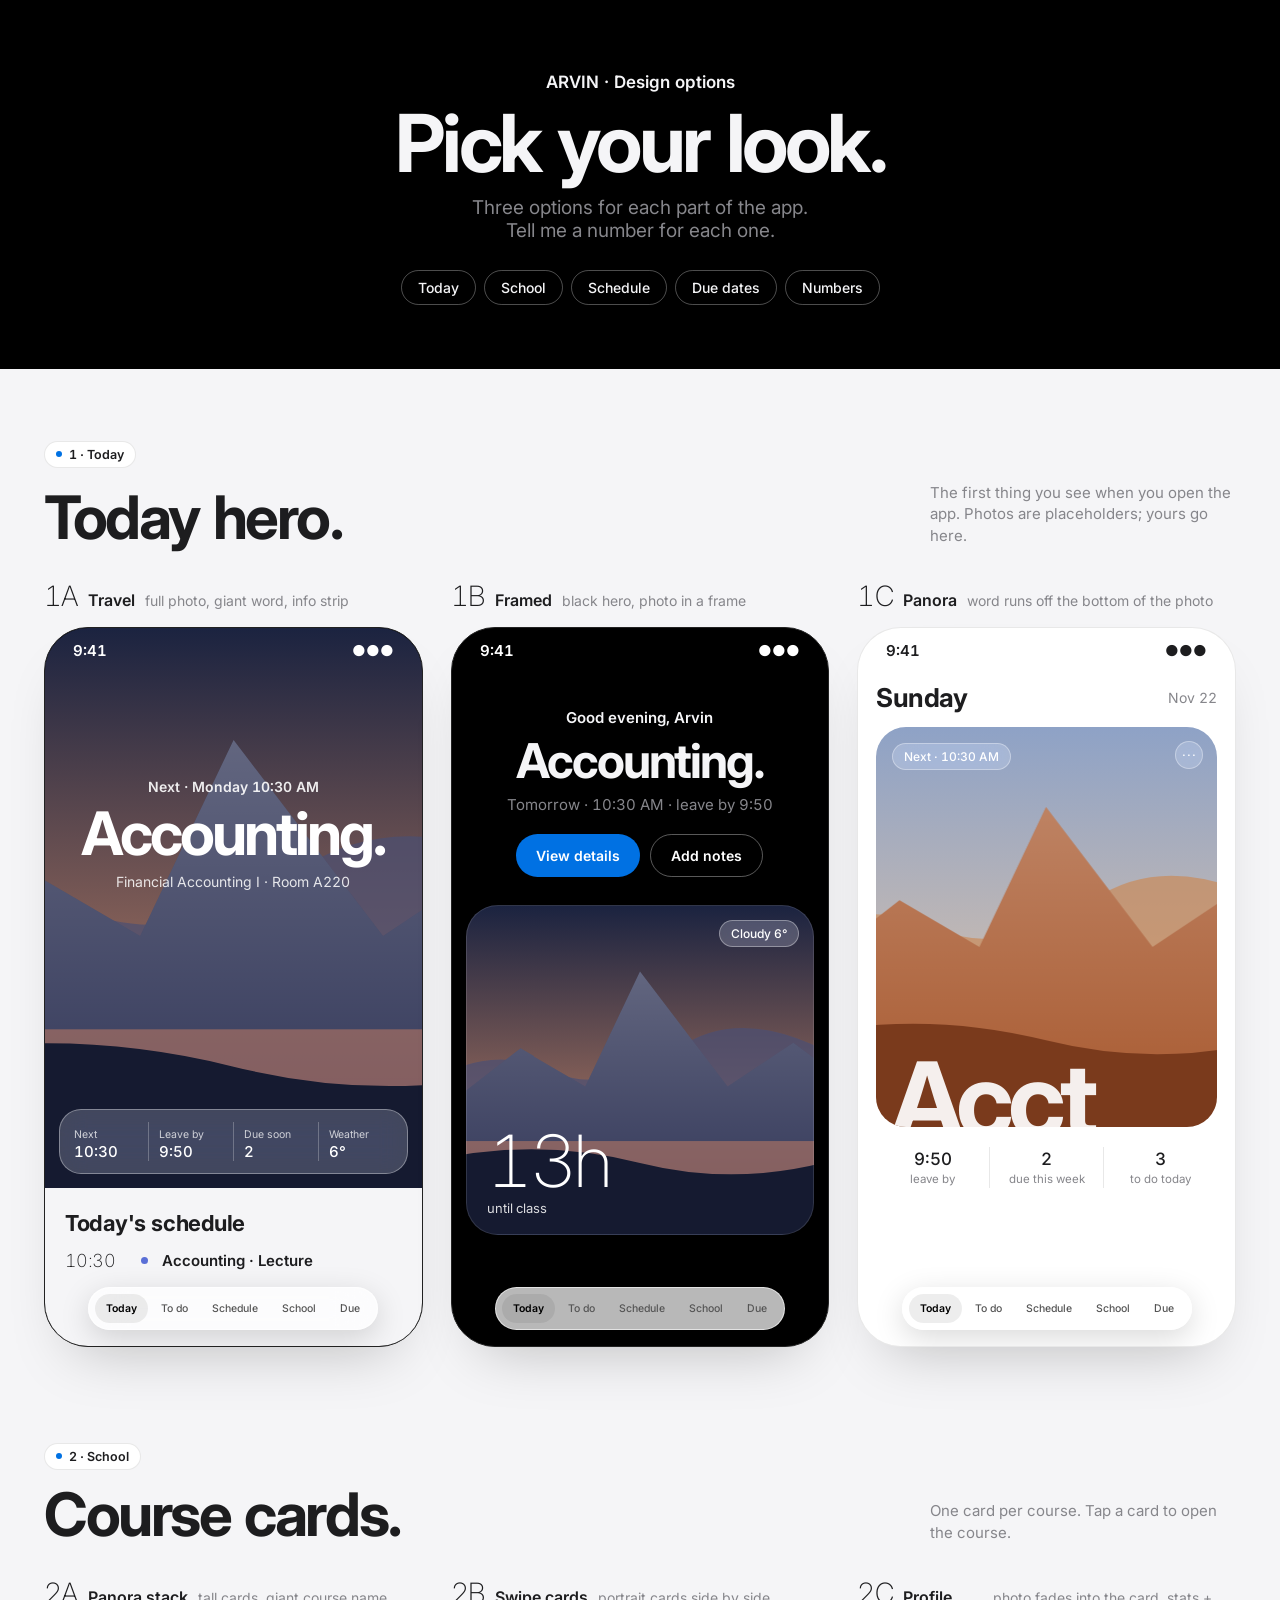
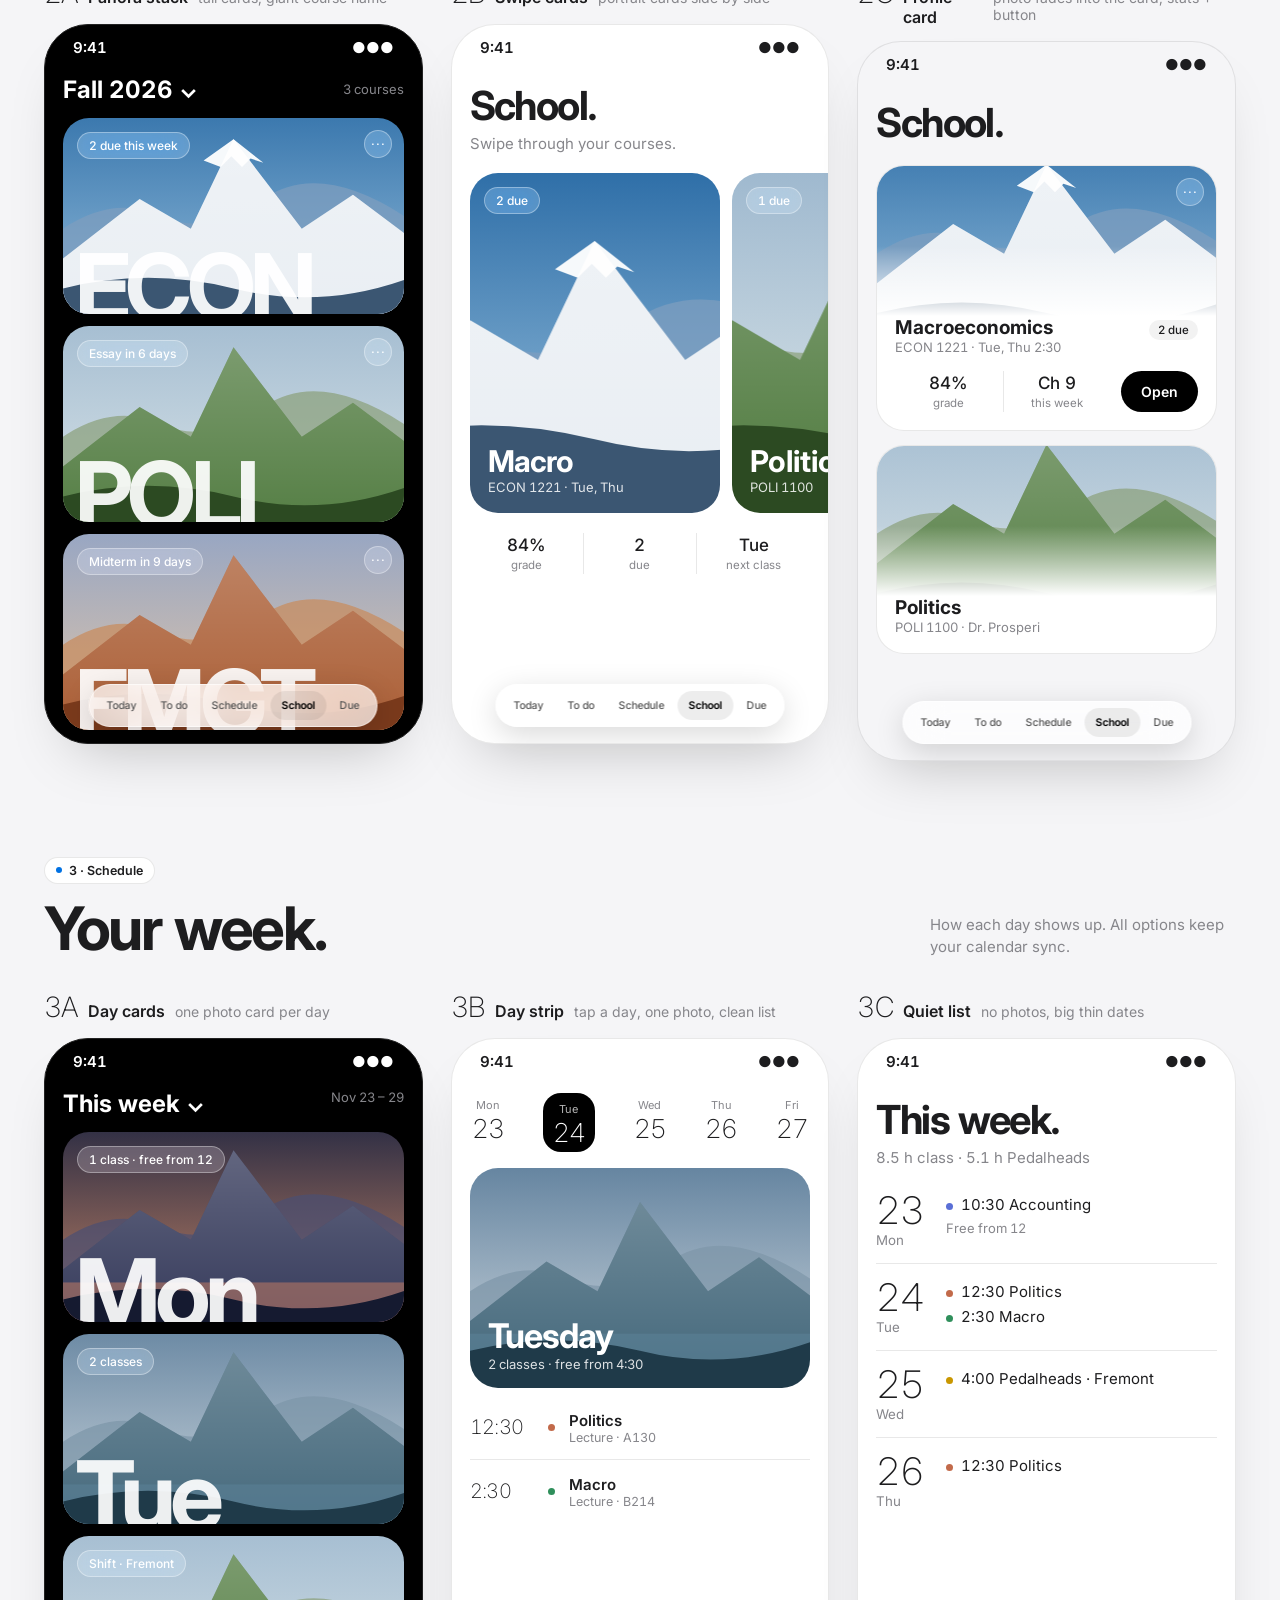
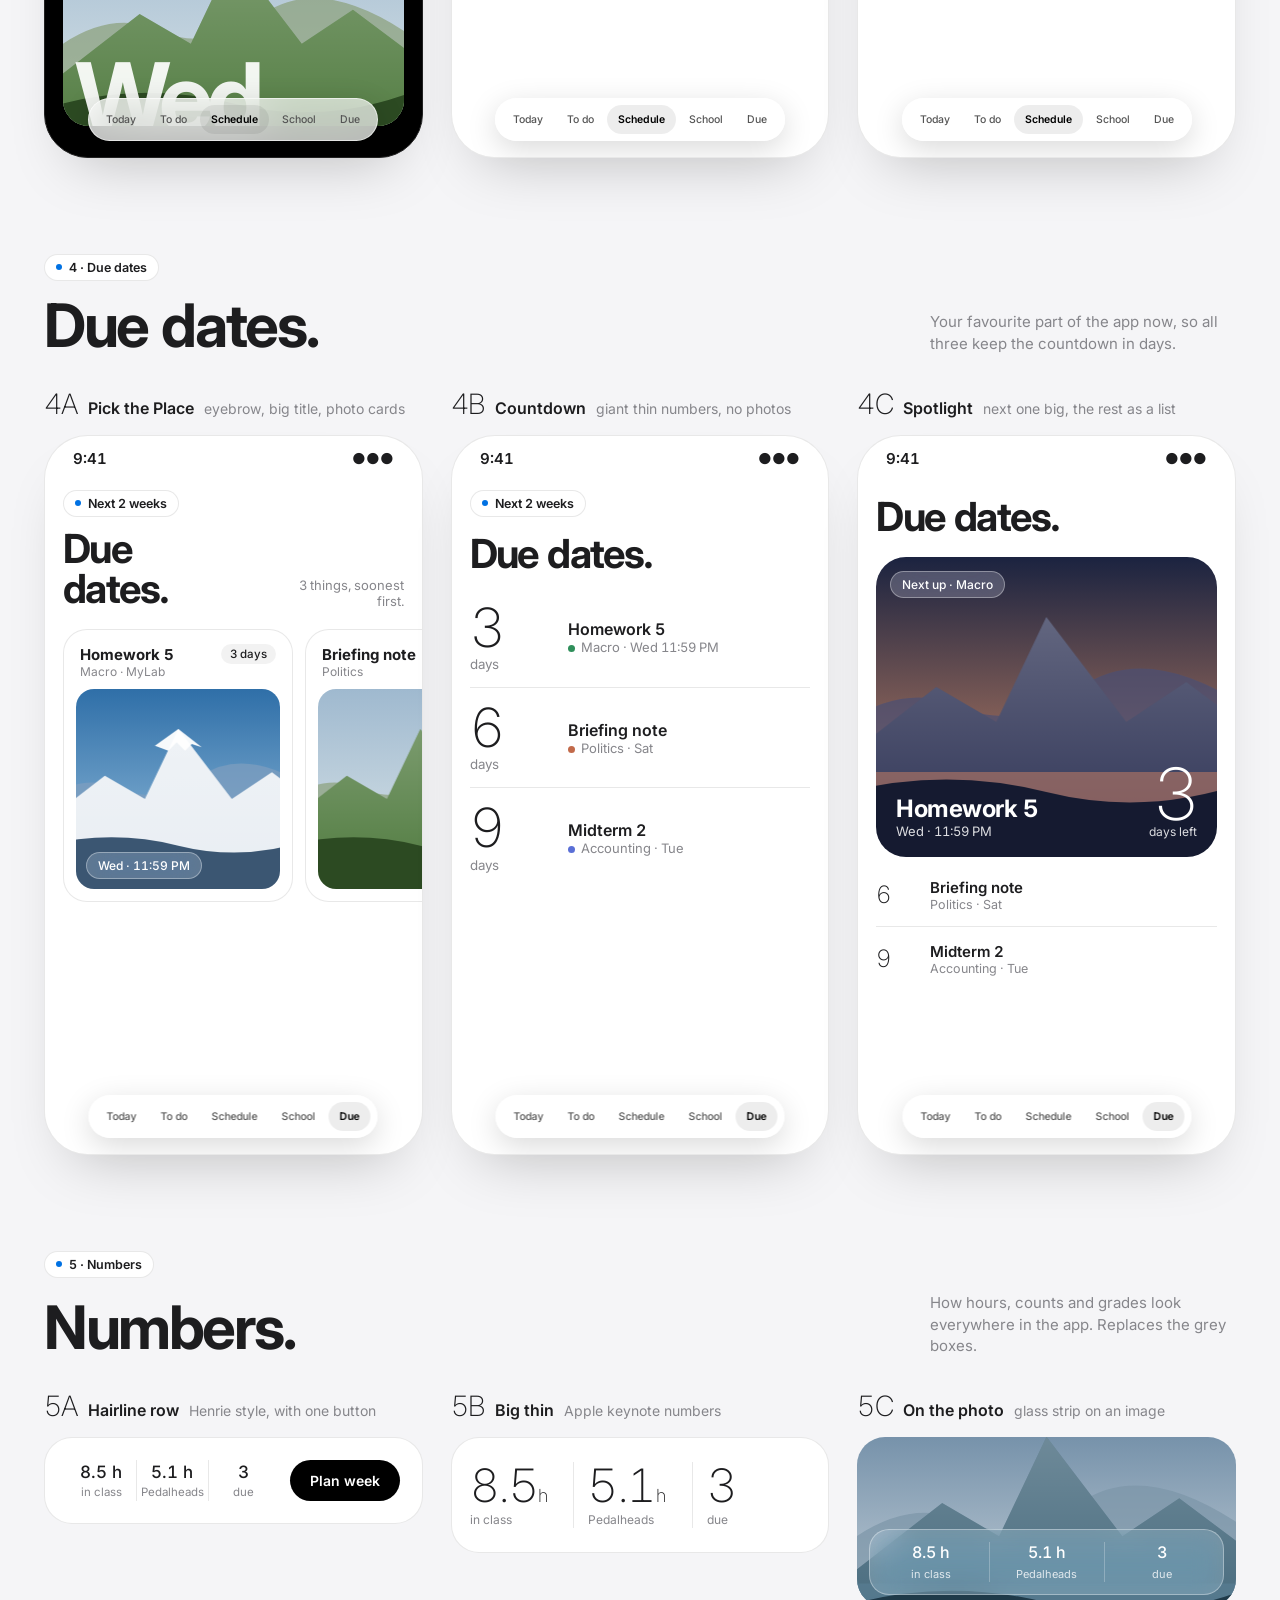
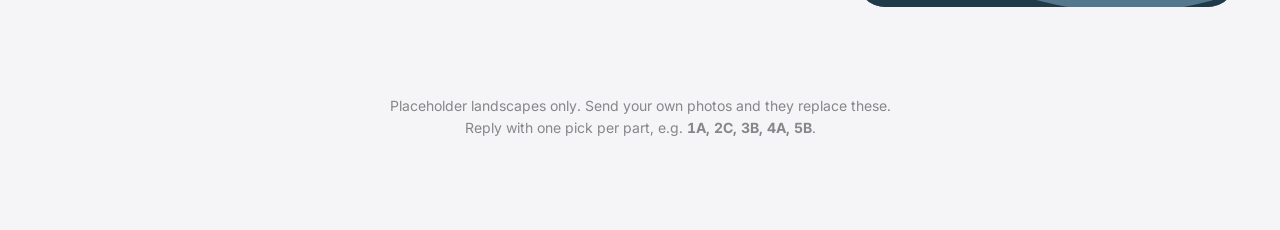
<file: options.html>
<!DOCTYPE html>
<html lang="en">
<head>
<meta charset="utf-8">
<meta name="viewport" content="width=device-width,initial-scale=1,viewport-fit=cover">
<title>ARVIN · Design options</title>
<meta name="robots" content="noindex">
<link rel="preconnect" href="https://fonts.googleapis.com">
<link href="https://fonts.googleapis.com/css2?family=Inter:wght@200;300;400;500;600;700;800&display=swap" rel="stylesheet">
<style>
:root{--bg:#f5f5f7;--ink:#1d1d1f;--mute:#86868b;--hair:rgba(0,0,0,.09);--card:#fff;--blue:#0071e3}
*{box-sizing:border-box;margin:0;padding:0}
body{font-family:Inter,-apple-system,system-ui,sans-serif;background:var(--bg);color:var(--ink);-webkit-font-smoothing:antialiased;font-feature-settings:"tnum" 1}
.top{background:#000;color:#f5f5f7;text-align:center;padding:72px 24px 64px}
.top small{font-size:17px;font-weight:600}
.top h1{font-size:clamp(44px,8vw,80px);font-weight:700;letter-spacing:-.045em;line-height:1.02;margin:10px 0 12px}
.top p{color:#86868b;font-size:19px;max-width:30ch;margin:0 auto}
.jump{display:flex;gap:8px;justify-content:center;flex-wrap:wrap;margin-top:28px}
.jump a{color:#f5f5f7;text-decoration:none;font-size:14px;font-weight:500;padding:8px 16px;border-radius:999px;border:1px solid rgba(255,255,255,.3)}
section.grp{padding:72px 24px 24px;max-width:1240px;margin:0 auto}
.eyebrow{display:inline-flex;align-items:center;gap:7px;font-size:12.5px;font-weight:600;padding:5px 11px;border-radius:999px;background:#fff;border:1px solid var(--hair)}
.eyebrow i{width:6px;height:6px;border-radius:50%;background:var(--blue)}
.ghead{display:flex;justify-content:space-between;align-items:flex-end;gap:24px;margin:14px 0 32px;flex-wrap:wrap}
.ghead h2{font-size:clamp(36px,6vw,60px);font-weight:700;letter-spacing:-.04em;line-height:1}
.ghead p{color:var(--mute);font-size:15px;max-width:34ch;line-height:1.45}
.opts{display:grid;grid-template-columns:repeat(auto-fit,minmax(340px,1fr));gap:28px}
.opt{display:flex;flex-direction:column;gap:14px}
.label{display:flex;align-items:baseline;gap:10px}
.label b{font-size:28px;font-weight:200;letter-spacing:-.02em}
.label span{font-size:16px;font-weight:600}
.label em{font-style:normal;color:var(--mute);font-size:14px}
/* phone */
.phone{width:100%;max-width:390px;margin:0 auto;border-radius:44px;background:#fff;border:1px solid var(--hair);box-shadow:0 30px 60px -30px rgba(0,0,0,.25);overflow:hidden;position:relative;height:720px}
.phone.dark{background:#000;border-color:#222}
.sb{height:46px;display:flex;justify-content:space-between;align-items:center;padding:0 28px;font-size:15px;font-weight:600}
.phone.dark .sb,.sb.light{color:#fff}
.scroll{position:absolute;inset:46px 0 0;overflow:hidden}
.pad{padding:0 18px}
.tabbar{position:absolute;left:50%;bottom:16px;transform:translateX(-50%);display:flex;gap:2px;padding:6px;border-radius:999px;background:rgba(255,255,255,.72);backdrop-filter:blur(20px) saturate(1.6);-webkit-backdrop-filter:blur(20px) saturate(1.6);border:1px solid rgba(255,255,255,.6);box-shadow:0 8px 30px rgba(0,0,0,.15)}
.tabbar span{white-space:nowrap;font-size:10.5px;font-weight:500;padding:8px 11px;border-radius:999px;color:#555}
.tabbar span.on{background:rgba(0,0,0,.07);color:#000;font-weight:600}
/* imagery */
.img{position:relative;overflow:hidden;background-size:cover;background-position:center}
.glass{backdrop-filter:blur(14px) saturate(1.5);-webkit-backdrop-filter:blur(14px) saturate(1.5);background:rgba(255,255,255,.2);border:1px solid rgba(255,255,255,.35);color:#fff}
.pill{display:inline-flex;align-items:center;gap:6px;font-size:12px;font-weight:500;padding:5px 11px;border-radius:999px}
.dots{width:28px;height:28px;border-radius:50%;display:grid;place-items:center;font-size:13px;letter-spacing:1px}
.giant{font-weight:700;letter-spacing:-.06em;line-height:.8;color:rgba(255,255,255,.92)}
.thin{font-weight:200;letter-spacing:-.03em}
.mute{color:var(--mute)}
.hair{height:1px;background:var(--hair)}
.btn{display:inline-flex;align-items:center;justify-content:center;font-size:14px;font-weight:600;padding:12px 20px;border-radius:999px;background:#000;color:#fff}
.btn.blue{background:var(--blue)}
.btn.out{background:transparent;border:1px solid rgba(255,255,255,.35)}
.stats{display:flex}
.stats>div{flex:1;text-align:center;padding:2px 4px}
.stats>div+div{border-left:1px solid var(--hair)}
.stats b{display:block;font-weight:500;font-size:17px}
.stats small{display:block;font-size:11.5px;color:var(--mute);margin-top:3px}
.row{display:flex;align-items:center;gap:14px;padding:14px 0;border-bottom:1px solid var(--hair)}
.row:last-child{border-bottom:0}
.dot{width:7px;height:7px;border-radius:50%;flex:none}
.tag{font-size:11.5px;font-weight:500;padding:3px 9px;border-radius:999px;background:rgba(0,0,0,.05)}
footer{text-align:center;color:var(--mute);font-size:14px;padding:64px 24px 90px;line-height:1.6}
@media (max-width:420px){section.grp{padding:56px 14px 16px}.phone{height:680px;border-radius:38px}}
</style>
</head>
<body>
<header class="top">
  <small>ARVIN · Design options</small>
  <h1>Pick your look.</h1>
  <p>Three options for each part of the app. Tell me a number for each one.</p>
  <nav class="jump"><a href="#today">Today</a><a href="#school">School</a><a href="#week">Schedule</a><a href="#due">Due dates</a><a href="#stats">Numbers</a></nav>
</header>

<!-- ============ TODAY ============ -->
<section class="grp" id="today">
  <span class="eyebrow"><i></i>1 · Today</span>
  <div class="ghead"><h2>Today hero.</h2><p>The first thing you see when you open the app. Photos are placeholders; yours go here.</p></div>
  <div class="opts">
    <div class="opt">
      <div class="label"><b>1A</b><span>Travel</span><em>full photo, giant word, info strip</em></div>
      <div class="phone dark">
        <div class="img" data-scene="lake" style="position:absolute;inset:0;height:560px">
          <div class="sb light" style="position:relative">9:41<span>●●●</span></div>
          <div style="position:absolute;top:150px;left:0;right:0;text-align:center;color:#fff">
            <div style="font-size:14px;font-weight:600;opacity:.9">Next · Monday 10:30 AM</div>
            <div class="giant" style="font-size:60px;margin-top:14px;color:#fff;letter-spacing:-.05em">Accounting.</div>
            <div style="font-size:14px;opacity:.85;margin-top:16px">Financial Accounting I · Room A220</div>
          </div>
          <div class="glass" style="position:absolute;left:14px;right:14px;bottom:14px;border-radius:22px;display:flex;padding:12px 4px">
            <div style="flex:1;padding:0 10px"><small style="font-size:10.5px;opacity:.75">Next</small><b style="display:block;font-weight:500;font-size:15px">10:30</b></div>
            <div style="flex:1;padding:0 10px;border-left:1px solid rgba(255,255,255,.25)"><small style="font-size:10.5px;opacity:.75">Leave by</small><b style="display:block;font-weight:500;font-size:15px">9:50</b></div>
            <div style="flex:1;padding:0 10px;border-left:1px solid rgba(255,255,255,.25)"><small style="font-size:10.5px;opacity:.75">Due soon</small><b style="display:block;font-weight:500;font-size:15px">2</b></div>
            <div style="flex:1;padding:0 10px;border-left:1px solid rgba(255,255,255,.25)"><small style="font-size:10.5px;opacity:.75">Weather</small><b style="display:block;font-weight:500;font-size:15px">6°</b></div>
          </div>
        </div>
        <div style="position:absolute;top:560px;left:0;right:0;bottom:0;background:#f5f5f7;padding:22px 20px;color:#1d1d1f">
          <div style="font-size:22px;font-weight:700;letter-spacing:-.02em">Today's schedule</div>
          <div class="row"><span class="thin" style="font-size:18px;width:62px">10:30</span><span class="dot" style="background:#5a6fd6"></span><b style="font-weight:600;font-size:15px">Accounting · Lecture</b></div>
        </div>
        <div class="tabbar"><span class="on">Today</span><span>To do</span><span>Schedule</span><span>School</span><span>Due</span></div>
      </div>
    </div>

    <div class="opt">
      <div class="label"><b>1B</b><span>Framed</span><em>black hero, photo in a frame</em></div>
      <div class="phone dark">
        <div class="sb">9:41<span>●●●</span></div>
        <div class="scroll" style="color:#f5f5f7">
          <div style="text-align:center;padding:34px 20px 0">
            <div style="font-size:15px;font-weight:600">Good evening, Arvin</div>
            <div style="font-size:48px;font-weight:700;letter-spacing:-.045em;line-height:1;margin:10px 0">Accounting.</div>
            <div style="color:#86868b;font-size:15px">Tomorrow · 10:30 AM · leave by 9:50</div>
            <div style="display:flex;gap:10px;justify-content:center;margin-top:20px"><span class="btn blue">View details</span><span class="btn out">Add notes</span></div>
          </div>
          <div class="img" data-scene="lake" style="margin:28px 14px 0;height:330px;border-radius:32px;border:1px solid rgba(255,255,255,.12)">
            <span class="pill glass" style="position:absolute;top:14px;right:14px">Cloudy 6°</span>
            <div style="position:absolute;left:20px;bottom:18px;color:#fff">
              <div class="thin" style="font-size:72px;line-height:.9">13h</div>
              <div style="font-size:13px;opacity:.85;margin-top:6px">until class</div>
            </div>
          </div>
        </div>
        <div class="tabbar"><span class="on">Today</span><span>To do</span><span>Schedule</span><span>School</span><span>Due</span></div>
      </div>
    </div>

    <div class="opt">
      <div class="label"><b>1C</b><span>Panora</span><em>word runs off the bottom of the photo</em></div>
      <div class="phone">
        <div class="sb">9:41<span>●●●</span></div>
        <div class="scroll pad">
          <div style="display:flex;justify-content:space-between;align-items:center;margin:8px 0 14px"><b style="font-size:26px;letter-spacing:-.02em">Sunday</b><span class="mute" style="font-size:14px">Nov 22</span></div>
          <div class="img" data-scene="dunes" style="height:400px;border-radius:30px">
            <span class="pill glass" style="position:absolute;top:16px;left:16px">Next · 10:30 AM</span>
            <span class="dots glass" style="position:absolute;top:14px;right:14px">···</span>
            <div class="giant" style="position:absolute;left:14px;bottom:-14px;font-size:104px">Acct</div>
          </div>
          <div class="stats" style="margin-top:20px">
            <div><b>9:50</b><small>leave by</small></div><div><b>2</b><small>due this week</small></div><div><b>3</b><small>to do today</small></div>
          </div>
        </div>
        <div class="tabbar"><span class="on">Today</span><span>To do</span><span>Schedule</span><span>School</span><span>Due</span></div>
      </div>
    </div>
  </div>
</section>

<!-- ============ SCHOOL ============ -->
<section class="grp" id="school">
  <span class="eyebrow"><i></i>2 · School</span>
  <div class="ghead"><h2>Course cards.</h2><p>One card per course. Tap a card to open the course.</p></div>
  <div class="opts">
    <div class="opt">
      <div class="label"><b>2A</b><span>Panora stack</span><em>tall cards, giant course name</em></div>
      <div class="phone dark">
        <div class="sb">9:41<span>●●●</span></div>
        <div class="scroll pad">
          <div style="display:flex;justify-content:space-between;align-items:center;margin:4px 0 14px;color:#fff"><b style="font-size:24px">Fall 2026 ⌄</b><span class="mute" style="font-size:13px">3 courses</span></div>
          <div class="img" data-scene="alps" style="height:196px;border-radius:26px;margin-bottom:12px"><span class="pill glass" style="position:absolute;top:14px;left:14px">2 due this week</span><span class="dots glass" style="position:absolute;top:12px;right:12px">···</span><div class="giant" style="position:absolute;left:12px;bottom:-10px;font-size:92px">ECON</div></div>
          <div class="img" data-scene="hills" style="height:196px;border-radius:26px;margin-bottom:12px"><span class="pill glass" style="position:absolute;top:14px;left:14px">Essay in 6 days</span><span class="dots glass" style="position:absolute;top:12px;right:12px">···</span><div class="giant" style="position:absolute;left:12px;bottom:-10px;font-size:92px">POLI</div></div>
          <div class="img" data-scene="dunes" style="height:196px;border-radius:26px"><span class="pill glass" style="position:absolute;top:14px;left:14px">Midterm in 9 days</span><span class="dots glass" style="position:absolute;top:12px;right:12px">···</span><div class="giant" style="position:absolute;left:12px;bottom:-10px;font-size:92px">FMGT</div></div>
        </div>
        <div class="tabbar"><span>Today</span><span>To do</span><span>Schedule</span><span class="on">School</span><span>Due</span></div>
      </div>
    </div>

    <div class="opt">
      <div class="label"><b>2B</b><span>Swipe cards</span><em>portrait cards side by side</em></div>
      <div class="phone">
        <div class="sb">9:41<span>●●●</span></div>
        <div class="scroll">
          <div class="pad"><div style="font-size:40px;font-weight:700;letter-spacing:-.04em;margin:10px 0 4px">School.</div><div class="mute" style="font-size:15px;margin-bottom:20px">Swipe through your courses.</div></div>
          <div style="display:flex;gap:12px;padding-left:18px">
            <div class="img" data-scene="alps" style="flex:none;width:250px;height:340px;border-radius:28px"><span class="pill glass" style="position:absolute;top:14px;left:14px">2 due</span><div style="position:absolute;left:18px;bottom:18px;color:#fff"><div style="font-size:30px;font-weight:700;letter-spacing:-.03em">Macro</div><div style="font-size:13px;opacity:.85">ECON 1221 · Tue, Thu</div></div></div>
            <div class="img" data-scene="hills" style="flex:none;width:250px;height:340px;border-radius:28px"><span class="pill glass" style="position:absolute;top:14px;left:14px">1 due</span><div style="position:absolute;left:18px;bottom:18px;color:#fff"><div style="font-size:30px;font-weight:700">Politics</div><div style="font-size:13px;opacity:.85">POLI 1100</div></div></div>
          </div>
          <div class="pad" style="margin-top:20px"><div class="stats"><div><b>84%</b><small>grade</small></div><div><b>2</b><small>due</small></div><div><b>Tue</b><small>next class</small></div></div></div>
        </div>
        <div class="tabbar"><span>Today</span><span>To do</span><span>Schedule</span><span class="on">School</span><span>Due</span></div>
      </div>
    </div>

    <div class="opt">
      <div class="label"><b>2C</b><span>Profile card</span><em>photo fades into the card, stats + button</em></div>
      <div class="phone" style="background:#f5f5f7">
        <div class="sb">9:41<span>●●●</span></div>
        <div class="scroll pad">
          <div style="font-size:40px;font-weight:700;letter-spacing:-.04em;margin:10px 0 18px">School.</div>
          <div style="background:#fff;border-radius:28px;overflow:hidden;border:1px solid var(--hair);margin-bottom:14px">
            <div class="img" data-scene="alps" style="height:150px"><div style="position:absolute;inset:auto 0 0;height:70px;background:linear-gradient(to bottom,transparent,#fff)"></div><span class="dots glass" style="position:absolute;top:12px;right:12px">···</span></div>
            <div style="padding:0 18px 18px">
              <div style="display:flex;justify-content:space-between;align-items:baseline"><div><b style="font-size:19px">Macroeconomics</b><div class="mute" style="font-size:13px">ECON 1221 · Tue, Thu 2:30</div></div><span class="tag">2 due</span></div>
              <div style="display:flex;align-items:center;gap:10px;margin-top:16px"><div class="stats" style="flex:1"><div><b>84%</b><small>grade</small></div><div><b>Ch 9</b><small>this week</small></div></div><span class="btn">Open</span></div>
            </div>
          </div>
          <div style="background:#fff;border-radius:28px;overflow:hidden;border:1px solid var(--hair)">
            <div class="img" data-scene="hills" style="height:150px"><div style="position:absolute;inset:auto 0 0;height:70px;background:linear-gradient(to bottom,transparent,#fff)"></div></div>
            <div style="padding:0 18px 18px"><b style="font-size:19px">Politics</b><div class="mute" style="font-size:13px">POLI 1100 · Dr. Prosperi</div></div>
          </div>
        </div>
        <div class="tabbar"><span>Today</span><span>To do</span><span>Schedule</span><span class="on">School</span><span>Due</span></div>
      </div>
    </div>
  </div>
</section>

<!-- ============ WEEK ============ -->
<section class="grp" id="week">
  <span class="eyebrow"><i></i>3 · Schedule</span>
  <div class="ghead"><h2>Your week.</h2><p>How each day shows up. All options keep your calendar sync.</p></div>
  <div class="opts">
    <div class="opt">
      <div class="label"><b>3A</b><span>Day cards</span><em>one photo card per day</em></div>
      <div class="phone dark">
        <div class="sb">9:41<span>●●●</span></div>
        <div class="scroll pad">
          <div style="display:flex;justify-content:space-between;color:#fff;margin:4px 0 14px"><b style="font-size:24px">This week ⌄</b><span class="mute" style="font-size:13px">Nov 23 – 29</span></div>
          <div class="img" data-scene="lake" style="height:190px;border-radius:26px;margin-bottom:12px"><span class="pill glass" style="position:absolute;top:14px;left:14px">1 class · free from 12</span><div class="giant" style="position:absolute;left:12px;bottom:-10px;font-size:96px">Mon</div></div>
          <div class="img" data-scene="ocean" style="height:190px;border-radius:26px;margin-bottom:12px"><span class="pill glass" style="position:absolute;top:14px;left:14px">2 classes</span><div class="giant" style="position:absolute;left:12px;bottom:-10px;font-size:96px">Tue</div></div>
          <div class="img" data-scene="hills" style="height:190px;border-radius:26px"><span class="pill glass" style="position:absolute;top:14px;left:14px">Shift · Fremont</span><div class="giant" style="position:absolute;left:12px;bottom:-10px;font-size:96px">Wed</div></div>
        </div>
        <div class="tabbar"><span>Today</span><span>To do</span><span class="on">Schedule</span><span>School</span><span>Due</span></div>
      </div>
    </div>

    <div class="opt">
      <div class="label"><b>3B</b><span>Day strip</span><em>tap a day, one photo, clean list</em></div>
      <div class="phone">
        <div class="sb">9:41<span>●●●</span></div>
        <div class="scroll pad">
          <div style="display:flex;justify-content:space-between;margin:8px 2px 16px">
            <div style="text-align:center"><small class="mute" style="font-size:11px">Mon</small><div class="thin" style="font-size:26px">23</div></div>
            <div style="text-align:center;background:#000;color:#fff;border-radius:18px;padding:4px 10px"><small style="font-size:11px;opacity:.7">Tue</small><div class="thin" style="font-size:26px">24</div></div>
            <div style="text-align:center"><small class="mute" style="font-size:11px">Wed</small><div class="thin" style="font-size:26px">25</div></div>
            <div style="text-align:center"><small class="mute" style="font-size:11px">Thu</small><div class="thin" style="font-size:26px">26</div></div>
            <div style="text-align:center"><small class="mute" style="font-size:11px">Fri</small><div class="thin" style="font-size:26px">27</div></div>
          </div>
          <div class="img" data-scene="ocean" style="height:220px;border-radius:28px"><div style="position:absolute;left:18px;bottom:16px;color:#fff"><div style="font-size:34px;font-weight:700;letter-spacing:-.03em">Tuesday</div><div style="font-size:13px;opacity:.85">2 classes · free from 4:30</div></div></div>
          <div style="margin-top:8px">
            <div class="row"><span class="thin" style="font-size:20px;width:64px">12:30</span><span class="dot" style="background:#c26a4a"></span><div><b style="font-weight:600;font-size:15px">Politics</b><div class="mute" style="font-size:12.5px">Lecture · A130</div></div></div>
            <div class="row"><span class="thin" style="font-size:20px;width:64px">2:30</span><span class="dot" style="background:#2f8f5b"></span><div><b style="font-weight:600;font-size:15px">Macro</b><div class="mute" style="font-size:12.5px">Lecture · B214</div></div></div>
          </div>
        </div>
        <div class="tabbar"><span>Today</span><span>To do</span><span class="on">Schedule</span><span>School</span><span>Due</span></div>
      </div>
    </div>

    <div class="opt">
      <div class="label"><b>3C</b><span>Quiet list</span><em>no photos, big thin dates</em></div>
      <div class="phone">
        <div class="sb">9:41<span>●●●</span></div>
        <div class="scroll pad">
          <div style="font-size:40px;font-weight:700;letter-spacing:-.04em;margin:10px 0 4px">This week.</div>
          <div class="mute" style="font-size:15px;margin-bottom:10px">8.5 h class · 5.1 h Pedalheads</div>
          <div class="row" style="align-items:flex-start"><div style="width:56px"><div class="thin" style="font-size:38px;line-height:1">23</div><small class="mute">Mon</small></div><div style="flex:1;padding-top:4px"><div style="font-size:15px"><span class="dot" style="display:inline-block;background:#5a6fd6;margin-right:8px"></span>10:30 Accounting</div><div class="mute" style="font-size:13px;margin-top:6px">Free from 12</div></div></div>
          <div class="row" style="align-items:flex-start"><div style="width:56px"><div class="thin" style="font-size:38px;line-height:1">24</div><small class="mute">Tue</small></div><div style="flex:1;padding-top:4px"><div style="font-size:15px"><span class="dot" style="display:inline-block;background:#c26a4a;margin-right:8px"></span>12:30 Politics</div><div style="font-size:15px;margin-top:6px"><span class="dot" style="display:inline-block;background:#2f8f5b;margin-right:8px"></span>2:30 Macro</div></div></div>
          <div class="row" style="align-items:flex-start"><div style="width:56px"><div class="thin" style="font-size:38px;line-height:1">25</div><small class="mute">Wed</small></div><div style="flex:1;padding-top:4px"><div style="font-size:15px"><span class="dot" style="display:inline-block;background:#C99700;margin-right:8px"></span>4:00 Pedalheads · Fremont</div></div></div>
          <div class="row" style="align-items:flex-start"><div style="width:56px"><div class="thin" style="font-size:38px;line-height:1">26</div><small class="mute">Thu</small></div><div style="flex:1;padding-top:4px"><div style="font-size:15px"><span class="dot" style="display:inline-block;background:#c26a4a;margin-right:8px"></span>12:30 Politics</div></div></div>
        </div>
        <div class="tabbar"><span>Today</span><span>To do</span><span class="on">Schedule</span><span>School</span><span>Due</span></div>
      </div>
    </div>
  </div>
</section>

<!-- ============ DUE ============ -->
<section class="grp" id="due">
  <span class="eyebrow"><i></i>4 · Due dates</span>
  <div class="ghead"><h2>Due dates.</h2><p>Your favourite part of the app now, so all three keep the countdown in days.</p></div>
  <div class="opts">
    <div class="opt">
      <div class="label"><b>4A</b><span>Pick the Place</span><em>eyebrow, big title, photo cards</em></div>
      <div class="phone">
        <div class="sb">9:41<span>●●●</span></div>
        <div class="scroll">
          <div class="pad"><span class="eyebrow" style="margin-top:8px"><i></i>Next 2 weeks</span>
          <div style="display:flex;justify-content:space-between;align-items:flex-end;margin:12px 0 20px"><div style="font-size:40px;font-weight:700;letter-spacing:-.04em;line-height:1">Due<br>dates.</div><div class="mute" style="font-size:13px;max-width:14ch;text-align:right">3 things, soonest first.</div></div></div>
          <div style="display:flex;gap:12px;padding-left:18px">
            <div style="flex:none;width:230px;background:#fff;border:1px solid var(--hair);border-radius:24px;padding:12px">
              <div style="display:flex;justify-content:space-between;align-items:flex-start;padding:2px 4px 10px"><div><b style="font-size:15px">Homework 5</b><div class="mute" style="font-size:12px">Macro · MyLab</div></div><span class="tag">3 days</span></div>
              <div class="img" data-scene="alps" style="height:200px;border-radius:18px"><span class="pill glass" style="position:absolute;bottom:10px;left:10px">Wed · 11:59 PM</span></div>
            </div>
            <div style="flex:none;width:230px;background:#fff;border:1px solid var(--hair);border-radius:24px;padding:12px">
              <div style="display:flex;justify-content:space-between;padding:2px 4px 10px"><div><b style="font-size:15px">Briefing note</b><div class="mute" style="font-size:12px">Politics</div></div><span class="tag">6 days</span></div>
              <div class="img" data-scene="hills" style="height:200px;border-radius:18px"></div>
            </div>
          </div>
        </div>
        <div class="tabbar"><span>Today</span><span>To do</span><span>Schedule</span><span>School</span><span class="on">Due</span></div>
      </div>
    </div>

    <div class="opt">
      <div class="label"><b>4B</b><span>Countdown</span><em>giant thin numbers, no photos</em></div>
      <div class="phone">
        <div class="sb">9:41<span>●●●</span></div>
        <div class="scroll pad">
          <span class="eyebrow" style="margin-top:8px"><i></i>Next 2 weeks</span>
          <div style="font-size:40px;font-weight:700;letter-spacing:-.04em;margin:12px 0 10px">Due dates.</div>
          <div class="row"><div style="width:84px"><div class="thin" style="font-size:54px;line-height:.95">3</div><small class="mute">days</small></div><div><b style="font-size:16px;font-weight:600">Homework 5</b><div class="mute" style="font-size:13px"><span class="dot" style="display:inline-block;background:#2f8f5b;margin-right:6px"></span>Macro · Wed 11:59 PM</div></div></div>
          <div class="row"><div style="width:84px"><div class="thin" style="font-size:54px;line-height:.95">6</div><small class="mute">days</small></div><div><b style="font-size:16px;font-weight:600">Briefing note</b><div class="mute" style="font-size:13px"><span class="dot" style="display:inline-block;background:#c26a4a;margin-right:6px"></span>Politics · Sat</div></div></div>
          <div class="row"><div style="width:84px"><div class="thin" style="font-size:54px;line-height:.95">9</div><small class="mute">days</small></div><div><b style="font-size:16px;font-weight:600">Midterm 2</b><div class="mute" style="font-size:13px"><span class="dot" style="display:inline-block;background:#5a6fd6;margin-right:6px"></span>Accounting · Tue</div></div></div>
        </div>
        <div class="tabbar"><span>Today</span><span>To do</span><span>Schedule</span><span>School</span><span class="on">Due</span></div>
      </div>
    </div>

    <div class="opt">
      <div class="label"><b>4C</b><span>Spotlight</span><em>next one big, the rest as a list</em></div>
      <div class="phone">
        <div class="sb">9:41<span>●●●</span></div>
        <div class="scroll pad">
          <div style="font-size:40px;font-weight:700;letter-spacing:-.04em;margin:10px 0 16px">Due dates.</div>
          <div class="img" data-scene="lake" style="height:300px;border-radius:30px">
            <span class="pill glass" style="position:absolute;top:14px;left:14px">Next up · Macro</span>
            <div style="position:absolute;left:20px;right:20px;bottom:18px;color:#fff;display:flex;justify-content:space-between;align-items:flex-end">
              <div><div style="font-size:24px;font-weight:700;letter-spacing:-.02em">Homework 5</div><div style="font-size:13px;opacity:.85">Wed · 11:59 PM</div></div>
              <div style="text-align:right"><div class="thin" style="font-size:72px;line-height:.85">3</div><div style="font-size:12px;opacity:.85">days left</div></div>
            </div>
          </div>
          <div style="margin-top:6px">
            <div class="row"><span class="thin" style="font-size:24px;width:40px">6</span><div style="flex:1"><b style="font-weight:600;font-size:15px">Briefing note</b><div class="mute" style="font-size:12.5px">Politics · Sat</div></div></div>
            <div class="row"><span class="thin" style="font-size:24px;width:40px">9</span><div style="flex:1"><b style="font-weight:600;font-size:15px">Midterm 2</b><div class="mute" style="font-size:12.5px">Accounting · Tue</div></div></div>
          </div>
        </div>
        <div class="tabbar"><span>Today</span><span>To do</span><span>Schedule</span><span>School</span><span class="on">Due</span></div>
      </div>
    </div>
  </div>
</section>

<!-- ============ STATS ============ -->
<section class="grp" id="stats">
  <span class="eyebrow"><i></i>5 · Numbers</span>
  <div class="ghead"><h2>Numbers.</h2><p>How hours, counts and grades look everywhere in the app. Replaces the grey boxes.</p></div>
  <div class="opts">
    <div class="opt">
      <div class="label"><b>5A</b><span>Hairline row</span><em>Henrie style, with one button</em></div>
      <div style="background:#fff;border-radius:28px;border:1px solid var(--hair);padding:22px;display:flex;align-items:center;gap:12px">
        <div class="stats" style="flex:1"><div><b>8.5 h</b><small>in class</small></div><div><b>5.1 h</b><small>Pedalheads</small></div><div><b>3</b><small>due</small></div></div>
        <span class="btn">Plan week</span>
      </div>
    </div>
    <div class="opt">
      <div class="label"><b>5B</b><span>Big thin</span><em>Apple keynote numbers</em></div>
      <div style="background:#fff;border-radius:28px;border:1px solid var(--hair);padding:24px 18px;display:flex">
        <div style="flex:1"><div class="thin" style="font-size:46px;line-height:1">8.5<small style="font-size:18px">h</small></div><small class="mute" style="font-size:12px">in class</small></div>
        <div style="flex:1;border-left:1px solid var(--hair);padding-left:14px"><div class="thin" style="font-size:46px;line-height:1">5.1<small style="font-size:18px">h</small></div><small class="mute" style="font-size:12px">Pedalheads</small></div>
        <div style="flex:1;border-left:1px solid var(--hair);padding-left:14px"><div class="thin" style="font-size:46px;line-height:1">3</div><small class="mute" style="font-size:12px">due</small></div>
      </div>
    </div>
    <div class="opt">
      <div class="label"><b>5C</b><span>On the photo</span><em>glass strip on an image</em></div>
      <div class="img" data-scene="ocean" style="height:170px;border-radius:28px">
        <div class="glass" style="position:absolute;left:12px;right:12px;bottom:12px;border-radius:20px;display:flex;padding:12px 4px;text-align:center">
          <div style="flex:1"><b style="display:block;font-weight:500">8.5 h</b><small style="font-size:11px;opacity:.8">in class</small></div>
          <div style="flex:1;border-left:1px solid rgba(255,255,255,.25)"><b style="display:block;font-weight:500">5.1 h</b><small style="font-size:11px;opacity:.8">Pedalheads</small></div>
          <div style="flex:1;border-left:1px solid rgba(255,255,255,.25)"><b style="display:block;font-weight:500">3</b><small style="font-size:11px;opacity:.8">due</small></div>
        </div>
      </div>
    </div>
  </div>
</section>

<footer>Placeholder landscapes only. Send your own photos and they replace these.<br>Reply with one pick per part, e.g. <b>1A, 2C, 3B, 4A, 5B</b>.</footer>

<script>
/* placeholder landscapes drawn in SVG, so the page needs no downloads */
const S = {
  alps:  { sky:["#2f6fa8","#9cc3df"], far:"#7f9fbf", mid:"#e9eef3", near:"#3b5672", snow:true },
  lake:  { sky:["#1b2340","#d9906a"], far:"#4a4f73", mid:"#2e3355", near:"#151a30", water:"#c27b63" },
  dunes: { sky:["#8ea2c6","#e9c9a6"], far:"#c98a5a", mid:"#a8592f", near:"#7a3a1c" },
  hills: { sky:["#9fb9cf","#dfe8ea"], far:"#8aa07a", mid:"#4f7a3e", near:"#2c4a22" },
  ocean: { sky:["#5e7f9c","#d8dfe4"], far:"#7d96a8", mid:"#3e6377", near:"#1f3a49", water:"#5b8197" }
};
function svg(k){
  const s=S[k];
  const water = s.water ? `<rect y="430" width="800" height="170" fill="${s.water}" opacity=".55"/>` : "";
  const snow = s.snow ? `<path d="M330 170 L400 120 L470 175 L440 165 L420 185 L395 160 L370 185 Z" fill="#fff" opacity=".95"/>` : "";
  return `<svg xmlns="http://www.w3.org/2000/svg" viewBox="0 0 800 600" preserveAspectRatio="xMidYMid slice">
  <defs><linearGradient id="g" x1="0" y1="0" x2="0" y2="1"><stop offset="0" stop-color="${s.sky[0]}"/><stop offset="1" stop-color="${s.sky[1]}"/></linearGradient>
  <linearGradient id="h" x1="0" y1="0" x2="0" y2="1"><stop offset="0" stop-color="#fff" stop-opacity=".25"/><stop offset="1" stop-color="#fff" stop-opacity="0"/></linearGradient></defs>
  <rect width="800" height="600" fill="url(#g)"/>
  <path d="M0 330 Q120 250 230 300 T470 260 T800 300 V600 H0Z" fill="${s.far}" opacity=".7"/>
  <path d="M0 400 L180 260 L300 330 L400 120 L560 330 L680 250 L800 340 V600 H0Z" fill="${s.mid}"/>
  ${snow}
  <path d="M0 400 L180 260 L300 330 L400 120 L560 330 L680 250 L800 340 V600 H0Z" fill="url(#h)"/>
  ${water}
  <path d="M0 470 Q200 420 400 470 T800 450 V600 H0Z" fill="${s.near}"/>
  </svg>`;
}
document.querySelectorAll("[data-scene]").forEach(el=>{
  el.style.backgroundImage = `url("data:image/svg+xml;utf8,${encodeURIComponent(svg(el.dataset.scene))}")`;
});
</script>
</body>
</html>
</file>
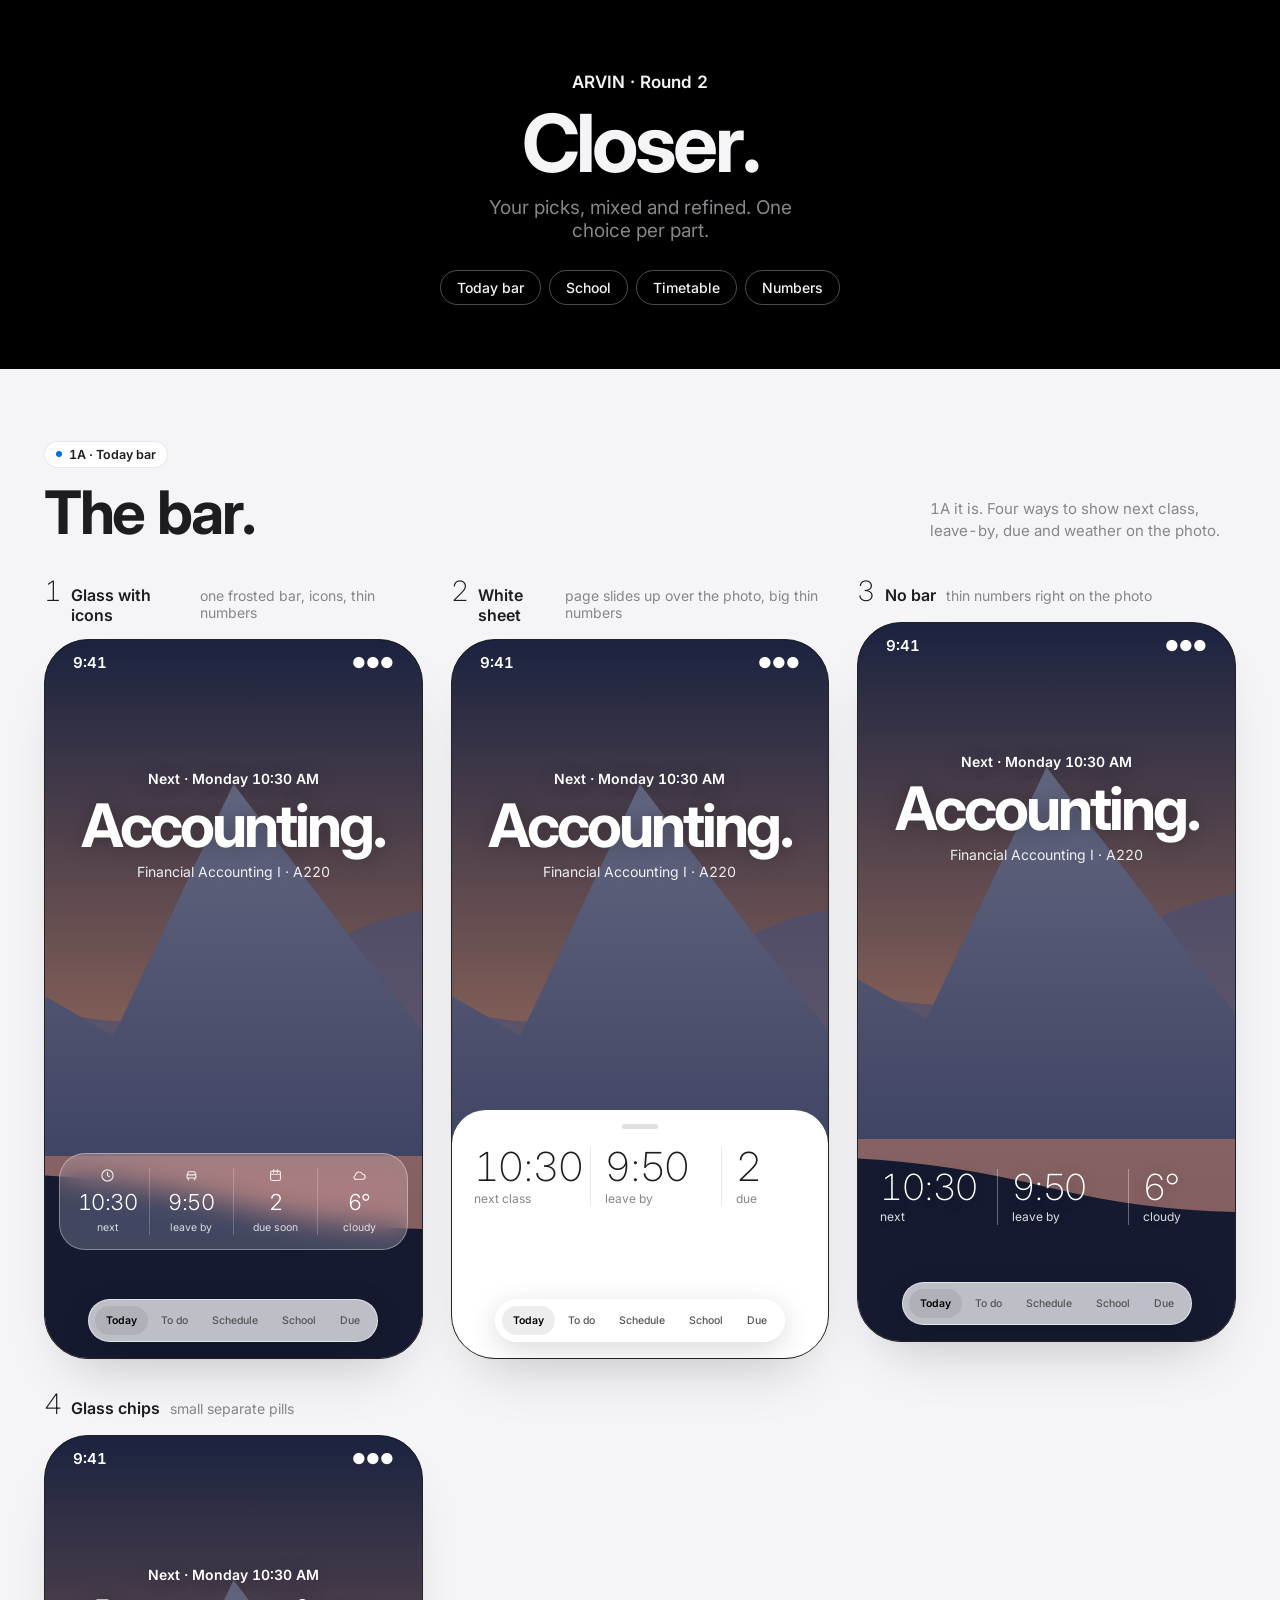
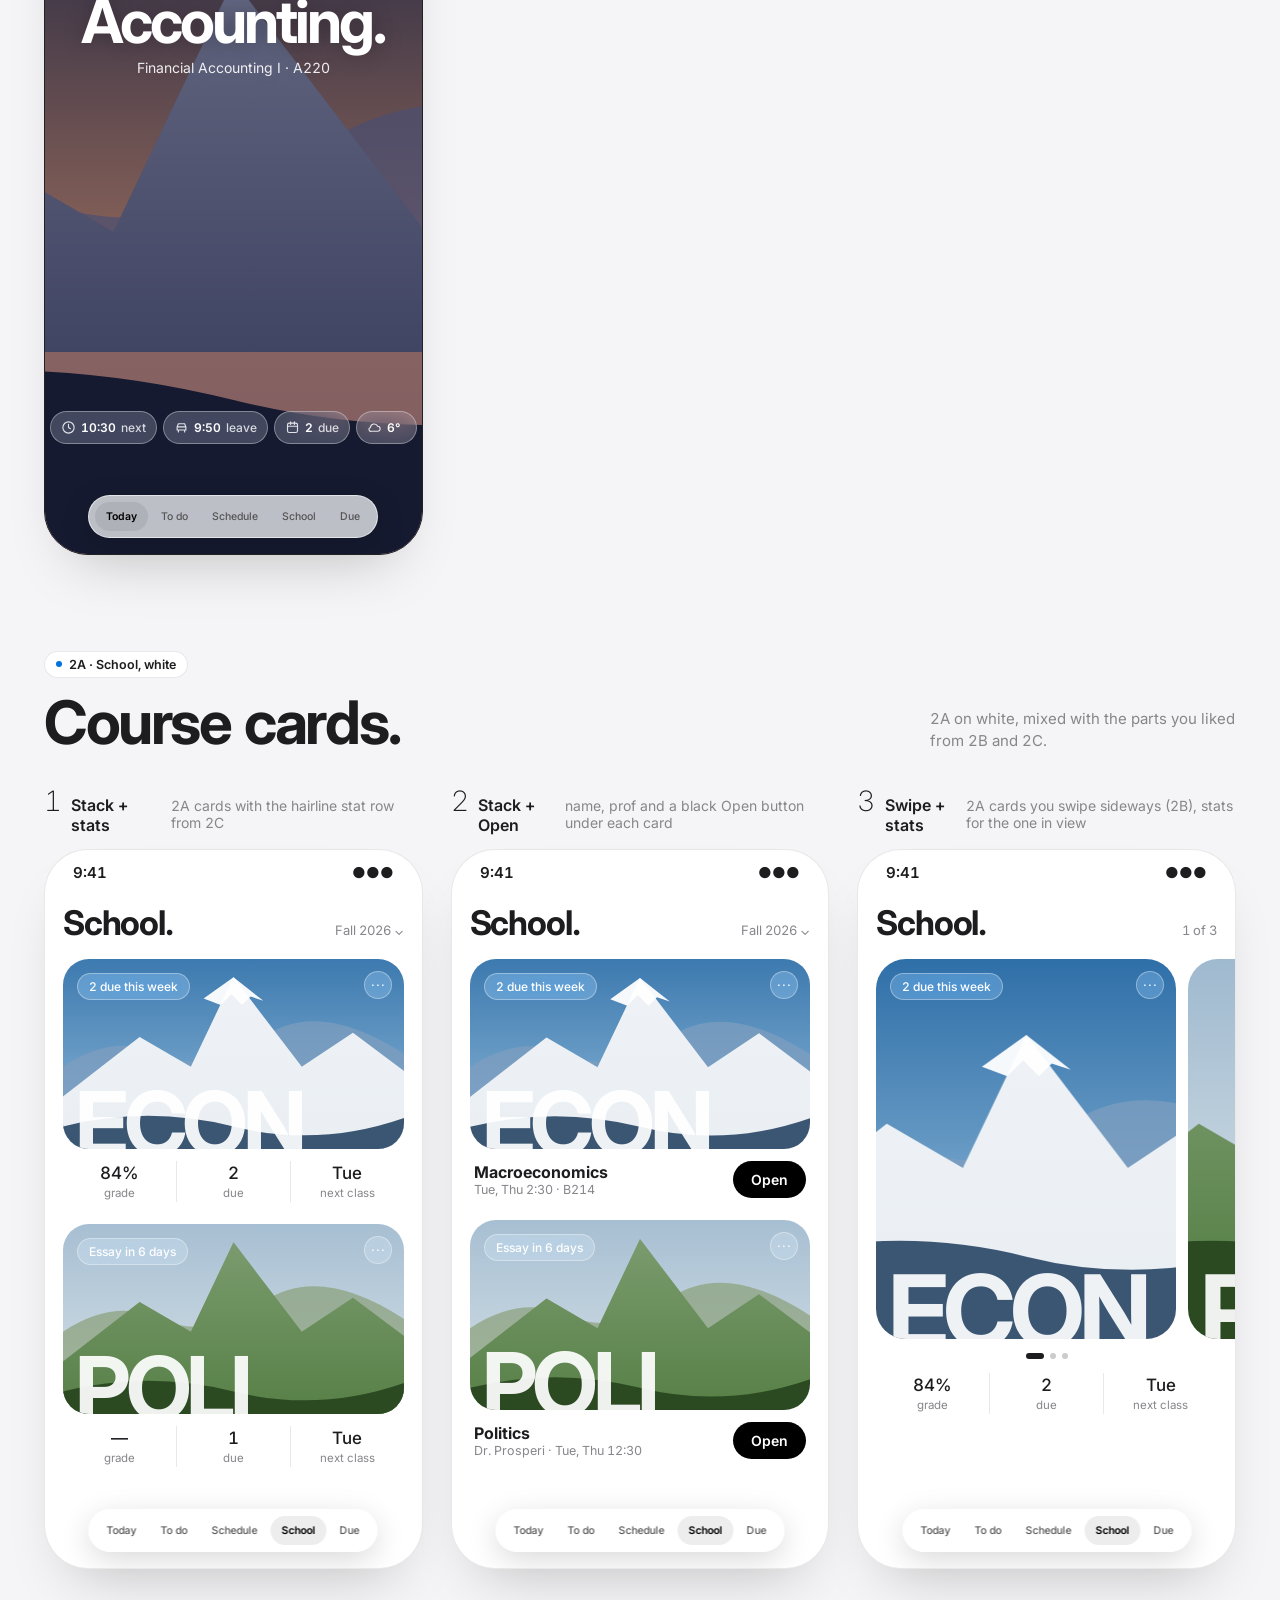
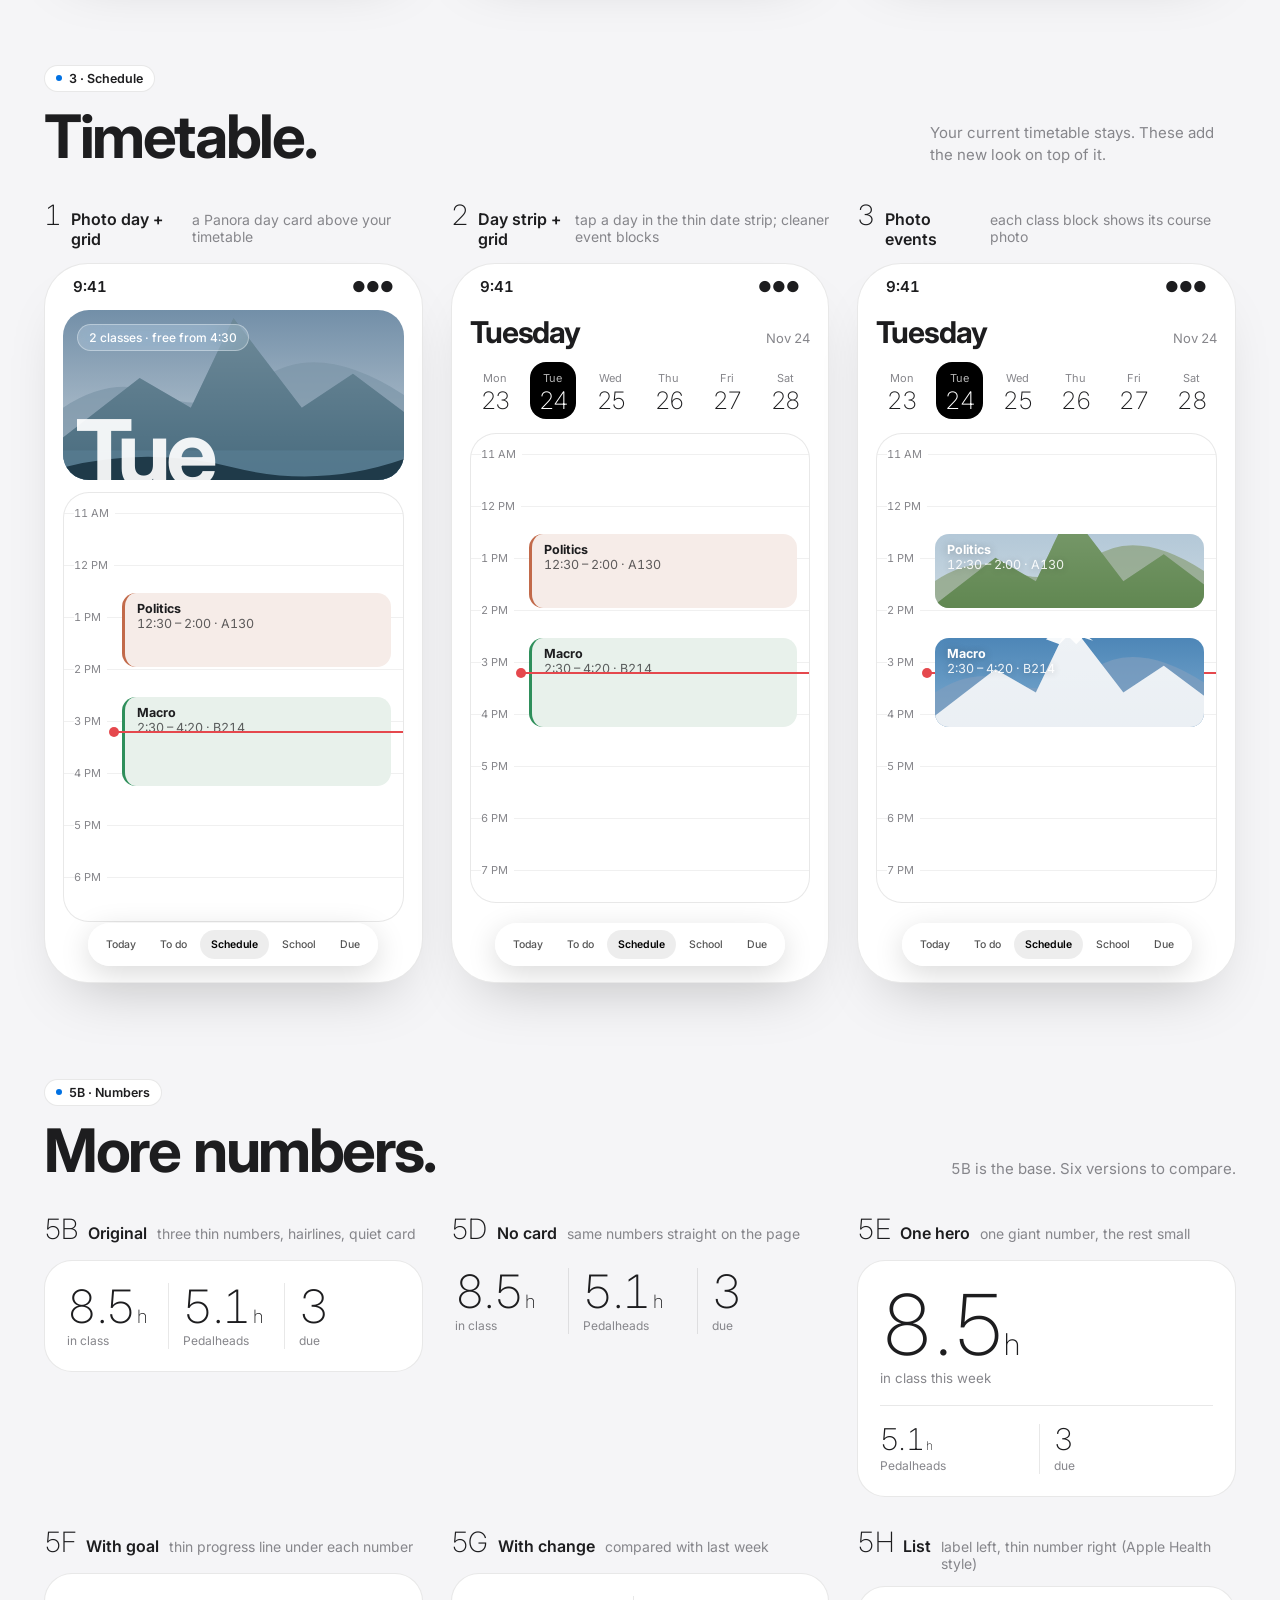
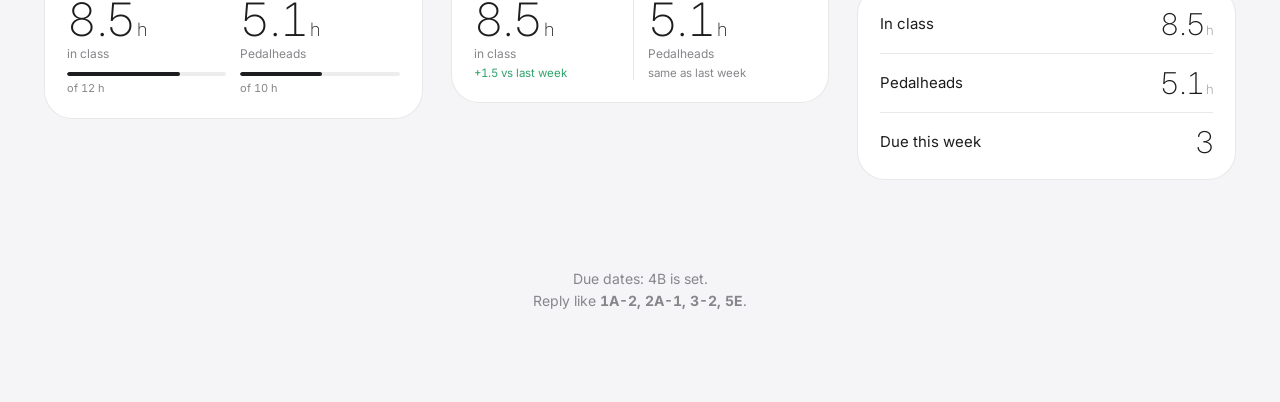
<file: options2.html>
<!DOCTYPE html>
<html lang="en">
<head>
<meta charset="utf-8">
<meta name="viewport" content="width=device-width,initial-scale=1,viewport-fit=cover">
<title>ARVIN · Design options</title>
<meta name="robots" content="noindex">
<link rel="preconnect" href="https://fonts.googleapis.com">
<link href="https://fonts.googleapis.com/css2?family=Inter:wght@200;300;400;500;600;700;800&display=swap" rel="stylesheet">
<style>
:root{--bg:#f5f5f7;--ink:#1d1d1f;--mute:#86868b;--hair:rgba(0,0,0,.09);--card:#fff;--blue:#0071e3}
*{box-sizing:border-box;margin:0;padding:0}
body{font-family:Inter,-apple-system,system-ui,sans-serif;background:var(--bg);color:var(--ink);-webkit-font-smoothing:antialiased;font-feature-settings:"tnum" 1}
.top{background:#000;color:#f5f5f7;text-align:center;padding:72px 24px 64px}
.top small{font-size:17px;font-weight:600}
.top h1{font-size:clamp(44px,8vw,80px);font-weight:700;letter-spacing:-.045em;line-height:1.02;margin:10px 0 12px}
.top p{color:#86868b;font-size:19px;max-width:30ch;margin:0 auto}
.jump{display:flex;gap:8px;justify-content:center;flex-wrap:wrap;margin-top:28px}
.jump a{color:#f5f5f7;text-decoration:none;font-size:14px;font-weight:500;padding:8px 16px;border-radius:999px;border:1px solid rgba(255,255,255,.3)}
section.grp{padding:72px 24px 24px;max-width:1240px;margin:0 auto}
.eyebrow{display:inline-flex;align-items:center;gap:7px;font-size:12.5px;font-weight:600;padding:5px 11px;border-radius:999px;background:#fff;border:1px solid var(--hair)}
.eyebrow i{width:6px;height:6px;border-radius:50%;background:var(--blue)}
.ghead{display:flex;justify-content:space-between;align-items:flex-end;gap:24px;margin:14px 0 32px;flex-wrap:wrap}
.ghead h2{font-size:clamp(36px,6vw,60px);font-weight:700;letter-spacing:-.04em;line-height:1}
.ghead p{color:var(--mute);font-size:15px;max-width:34ch;line-height:1.45}
.opts{display:grid;grid-template-columns:repeat(auto-fit,minmax(340px,1fr));gap:28px}
.opt{display:flex;flex-direction:column;gap:14px}
.label{display:flex;align-items:baseline;gap:10px}
.label b{font-size:28px;font-weight:200;letter-spacing:-.02em}
.label span{font-size:16px;font-weight:600}
.label em{font-style:normal;color:var(--mute);font-size:14px}
/* phone */
.phone{width:100%;max-width:390px;margin:0 auto;border-radius:44px;background:#fff;border:1px solid var(--hair);box-shadow:0 30px 60px -30px rgba(0,0,0,.25);overflow:hidden;position:relative;height:720px}
.phone.dark{background:#000;border-color:#222}
.sb{height:46px;display:flex;justify-content:space-between;align-items:center;padding:0 28px;font-size:15px;font-weight:600}
.phone.dark .sb,.sb.light{color:#fff}
.scroll{position:absolute;inset:46px 0 0;overflow:hidden}
.pad{padding:0 18px}
.tabbar{position:absolute;left:50%;bottom:16px;transform:translateX(-50%);display:flex;gap:2px;padding:6px;border-radius:999px;background:rgba(255,255,255,.72);backdrop-filter:blur(20px) saturate(1.6);-webkit-backdrop-filter:blur(20px) saturate(1.6);border:1px solid rgba(255,255,255,.6);box-shadow:0 8px 30px rgba(0,0,0,.15)}
.tabbar span{white-space:nowrap;font-size:10.5px;font-weight:500;padding:8px 11px;border-radius:999px;color:#555}
.tabbar span.on{background:rgba(0,0,0,.07);color:#000;font-weight:600}
/* imagery */
.img{position:relative;overflow:hidden;background-size:cover;background-position:center}
.glass{backdrop-filter:blur(14px) saturate(1.5);-webkit-backdrop-filter:blur(14px) saturate(1.5);background:rgba(255,255,255,.2);border:1px solid rgba(255,255,255,.35);color:#fff}
.pill{display:inline-flex;align-items:center;gap:6px;font-size:12px;font-weight:500;padding:5px 11px;border-radius:999px}
.dots{width:28px;height:28px;border-radius:50%;display:grid;place-items:center;font-size:13px;letter-spacing:1px}
.giant{font-weight:700;letter-spacing:-.06em;line-height:.8;color:rgba(255,255,255,.92)}
.thin{font-weight:200;letter-spacing:-.03em}
.mute{color:var(--mute)}
.hair{height:1px;background:var(--hair)}
.btn{display:inline-flex;align-items:center;justify-content:center;font-size:14px;font-weight:600;padding:12px 20px;border-radius:999px;background:#000;color:#fff}
.btn.blue{background:var(--blue)}
.btn.out{background:transparent;border:1px solid rgba(255,255,255,.35)}
.stats{display:flex}
.stats>div{flex:1;text-align:center;padding:2px 4px}
.stats>div+div{border-left:1px solid var(--hair)}
.stats b{display:block;font-weight:500;font-size:17px}
.stats small{display:block;font-size:11.5px;color:var(--mute);margin-top:3px}
.row{display:flex;align-items:center;gap:14px;padding:14px 0;border-bottom:1px solid var(--hair)}
.row:last-child{border-bottom:0}
.dot{width:7px;height:7px;border-radius:50%;flex:none}
.tag{font-size:11.5px;font-weight:500;padding:3px 9px;border-radius:999px;background:rgba(0,0,0,.05)}
footer{text-align:center;color:var(--mute);font-size:14px;padding:64px 24px 90px;line-height:1.6}
@media (max-width:420px){section.grp{padding:56px 14px 16px}.phone{height:680px;border-radius:38px}}
</style>
<style>
.tt{position:relative;background:#fff;border-radius:26px;border:1px solid var(--hair);overflow:hidden}
.tt .hr{position:absolute;left:0;right:0;border-top:1px solid rgba(0,0,0,.06)}
.tt .hl{position:absolute;left:10px;font-size:11px;color:#86868b;transform:translateY(-50%);background:#fff;padding-right:6px}
.tt .ev{position:absolute;left:58px;right:12px;border-radius:14px;padding:8px 12px;font-size:12.5px}
.tt .now{position:absolute;left:50px;right:0;border-top:2px solid #e5484d}
.tt .now:before{content:"";position:absolute;left:-5px;top:-6px;width:10px;height:10px;border-radius:50%;background:#e5484d}
.ic{width:15px;height:15px;opacity:.85;fill:none;stroke:currentColor;stroke-width:1.8;stroke-linecap:round;stroke-linejoin:round}
.big{font-weight:200;letter-spacing:-.03em;line-height:1}
.card{background:#fff;border:1px solid var(--hair);border-radius:28px;padding:22px}
.bar{height:4px;border-radius:2px;background:rgba(0,0,0,.07);overflow:hidden;margin-top:10px}.bar b{display:block;height:100%;background:#1d1d1f;border-radius:2px}
</style></head>
<body><header class="top"><small>ARVIN · Round 2</small><h1>Closer.</h1><p>Your picks, mixed and refined. One choice per part.</p>
<nav class="jump"><a href="#today">Today bar</a><a href="#school">School</a><a href="#week">Timetable</a><a href="#stats">Numbers</a></nav></header><section class="grp" id="today"><span class="eyebrow"><i></i>1A · Today bar</span><div class="ghead"><h2>The bar.</h2><p>1A it is. Four ways to show next class, leave-by, due and weather on the photo.</p></div><div class="opts"><div class="opt"><div class="label"><b>1</b><span>Glass with icons</span><em>one frosted bar, icons, thin numbers</em></div><div class="phone dark"><div class="img" data-scene="lake" style="position:absolute;inset:0;height:720px">
  <div class="sb light" style="position:relative">9:41<span>●●●</span></div>
  <div style="position:absolute;top:130px;left:0;right:0;text-align:center;color:#fff;text-shadow:0 1px 20px rgba(0,0,0,.25)">
    <div style="font-size:14px;font-weight:600">Next · Monday 10:30 AM</div>
    <div class="giant" style="font-size:60px;margin-top:14px;color:#fff;letter-spacing:-.05em">Accounting.</div>
    <div style="font-size:14px;opacity:.9;margin-top:14px">Financial Accounting I · A220</div>
  </div><div class="glass" style="position:absolute;left:14px;right:14px;bottom:110px;border-radius:26px;display:flex;padding:14px 6px">
<div style="flex:1;text-align:center;"><div style="display:flex;justify-content:center"><svg class="ic" viewBox="0 0 24 24"><circle cx="12" cy="12" r="9"/><path d="M12 7v5l3 2"/></svg></div><b style="display:block;font-weight:300;font-size:22px;margin-top:6px;letter-spacing:-.02em">10:30</b><small style="font-size:10.5px;opacity:.8">next</small></div><div style="flex:1;text-align:center;border-left:1px solid rgba(255,255,255,.22);"><div style="display:flex;justify-content:center"><svg class="ic" viewBox="0 0 24 24"><path d="M5 16V11l2-5h10l2 5v5M5 16h14M7 19v-3M17 19v-3M5 11h14"/></svg></div><b style="display:block;font-weight:300;font-size:22px;margin-top:6px;letter-spacing:-.02em">9:50</b><small style="font-size:10.5px;opacity:.8">leave by</small></div><div style="flex:1;text-align:center;border-left:1px solid rgba(255,255,255,.22);"><div style="display:flex;justify-content:center"><svg class="ic" viewBox="0 0 24 24"><rect x="4" y="5" width="16" height="15" rx="3"/><path d="M4 10h16M9 3v4M15 3v4"/></svg></div><b style="display:block;font-weight:300;font-size:22px;margin-top:6px;letter-spacing:-.02em">2</b><small style="font-size:10.5px;opacity:.8">due soon</small></div><div style="flex:1;text-align:center;border-left:1px solid rgba(255,255,255,.22);"><div style="display:flex;justify-content:center"><svg class="ic" viewBox="0 0 24 24"><path d="M7 18h10a4 4 0 0 0 0-8 6 6 0 0 0-11.5 2A3 3 0 0 0 7 18z"/></svg></div><b style="display:block;font-weight:300;font-size:22px;margin-top:6px;letter-spacing:-.02em">6°</b><small style="font-size:10.5px;opacity:.8">cloudy</small></div></div></div><div class="tabbar"><span class="on">Today</span><span class="">To do</span><span class="">Schedule</span><span class="">School</span><span class="">Due</span></div></div></div><div class="opt"><div class="label"><b>2</b><span>White sheet</span><em>page slides up over the photo, big thin numbers</em></div><div class="phone dark"><div class="img" data-scene="lake" style="position:absolute;inset:0;height:720px">
  <div class="sb light" style="position:relative">9:41<span>●●●</span></div>
  <div style="position:absolute;top:130px;left:0;right:0;text-align:center;color:#fff;text-shadow:0 1px 20px rgba(0,0,0,.25)">
    <div style="font-size:14px;font-weight:600">Next · Monday 10:30 AM</div>
    <div class="giant" style="font-size:60px;margin-top:14px;color:#fff;letter-spacing:-.05em">Accounting.</div>
    <div style="font-size:14px;opacity:.9;margin-top:14px">Financial Accounting I · A220</div>
  </div><div style="position:absolute;left:0;right:0;bottom:0;height:250px;background:#fff;border-radius:34px 34px 0 0;padding:24px 22px;color:#1d1d1f">
<div style="width:36px;height:5px;border-radius:3px;background:rgba(0,0,0,.12);margin:-10px auto 18px"></div>
<div style="display:flex">
<div style="flex:1"><div class="big" style="font-size:40px">10:30</div><small class="mute" style="font-size:12px">next class</small></div>
<div style="flex:1;border-left:1px solid var(--hair);padding-left:14px"><div class="big" style="font-size:40px">9:50</div><small class="mute" style="font-size:12px">leave by</small></div>
<div style="flex:.6;border-left:1px solid var(--hair);padding-left:14px"><div class="big" style="font-size:40px">2</div><small class="mute" style="font-size:12px">due</small></div></div></div></div><div class="tabbar"><span class="on">Today</span><span class="">To do</span><span class="">Schedule</span><span class="">School</span><span class="">Due</span></div></div></div><div class="opt"><div class="label"><b>3</b><span>No bar</span><em>thin numbers right on the photo</em></div><div class="phone dark"><div class="img" data-scene="lake" style="position:absolute;inset:0;height:720px">
  <div class="sb light" style="position:relative">9:41<span>●●●</span></div>
  <div style="position:absolute;top:130px;left:0;right:0;text-align:center;color:#fff;text-shadow:0 1px 20px rgba(0,0,0,.25)">
    <div style="font-size:14px;font-weight:600">Next · Monday 10:30 AM</div>
    <div class="giant" style="font-size:60px;margin-top:14px;color:#fff;letter-spacing:-.05em">Accounting.</div>
    <div style="font-size:14px;opacity:.9;margin-top:14px">Financial Accounting I · A220</div>
  </div><div style="position:absolute;left:22px;right:22px;bottom:118px;display:flex;color:#fff;text-shadow:0 1px 16px rgba(0,0,0,.3)">
<div style="flex:1"><div class="big" style="font-size:36px">10:30</div><small style="font-size:12px;opacity:.85">next</small></div>
<div style="flex:1;border-left:1px solid rgba(255,255,255,.35);padding-left:14px"><div class="big" style="font-size:36px">9:50</div><small style="font-size:12px;opacity:.85">leave by</small></div>
<div style="flex:.6;border-left:1px solid rgba(255,255,255,.35);padding-left:14px"><div class="big" style="font-size:36px">6°</div><small style="font-size:12px;opacity:.85">cloudy</small></div></div></div><div class="tabbar"><span class="on">Today</span><span class="">To do</span><span class="">Schedule</span><span class="">School</span><span class="">Due</span></div></div></div><div class="opt"><div class="label"><b>4</b><span>Glass chips</span><em>small separate pills</em></div><div class="phone dark"><div class="img" data-scene="lake" style="position:absolute;inset:0;height:720px">
  <div class="sb light" style="position:relative">9:41<span>●●●</span></div>
  <div style="position:absolute;top:130px;left:0;right:0;text-align:center;color:#fff;text-shadow:0 1px 20px rgba(0,0,0,.25)">
    <div style="font-size:14px;font-weight:600">Next · Monday 10:30 AM</div>
    <div class="giant" style="font-size:60px;margin-top:14px;color:#fff;letter-spacing:-.05em">Accounting.</div>
    <div style="font-size:14px;opacity:.9;margin-top:14px">Financial Accounting I · A220</div>
  </div><div style="position:absolute;left:14px;right:14px;bottom:112px;display:flex;gap:6px;justify-content:center">
<span class="pill glass" style="font-size:12px;padding:8px 10px;gap:5px"><svg class="ic" viewBox="0 0 24 24"><circle cx="12" cy="12" r="9"/><path d="M12 7v5l3 2"/></svg><b style="font-weight:600">10:30</b><span style="opacity:.8">next</span></span><span class="pill glass" style="font-size:12px;padding:8px 10px;gap:5px"><svg class="ic" viewBox="0 0 24 24"><path d="M5 16V11l2-5h10l2 5v5M5 16h14M7 19v-3M17 19v-3M5 11h14"/></svg><b style="font-weight:600">9:50</b><span style="opacity:.8">leave</span></span><span class="pill glass" style="font-size:12px;padding:8px 10px;gap:5px"><svg class="ic" viewBox="0 0 24 24"><rect x="4" y="5" width="16" height="15" rx="3"/><path d="M4 10h16M9 3v4M15 3v4"/></svg><b style="font-weight:600">2</b><span style="opacity:.8">due</span></span><span class="pill glass" style="font-size:12px;padding:8px 10px;gap:5px"><svg class="ic" viewBox="0 0 24 24"><path d="M7 18h10a4 4 0 0 0 0-8 6 6 0 0 0-11.5 2A3 3 0 0 0 7 18z"/></svg><b style="font-weight:600">6°</b><span style="opacity:.8"></span></span></div></div><div class="tabbar"><span class="on">Today</span><span class="">To do</span><span class="">Schedule</span><span class="">School</span><span class="">Due</span></div></div></div></div></section><section class="grp" id="school"><span class="eyebrow"><i></i>2A · School, white</span><div class="ghead"><h2>Course cards.</h2><p>2A on white, mixed with the parts you liked from 2B and 2C.</p></div><div class="opts"><div class="opt"><div class="label"><b>1</b><span>Stack + stats</span><em>2A cards with the hairline stat row from 2C</em></div><div class="phone "><div class="sb">9:41<span>●●●</span></div><div class="scroll pad"><div style="display:flex;justify-content:space-between;align-items:baseline;margin:6px 0 16px"><b style="font-size:34px;letter-spacing:-.035em">School.</b><span class="mute" style="font-size:13px">Fall 2026 ⌄</span></div><div class="img" data-scene="alps" style="height:190px;border-radius:26px"><span class="pill glass" style="position:absolute;top:14px;left:14px">2 due this week</span><span class="dots glass" style="position:absolute;top:12px;right:12px">···</span><div class="giant" style="position:absolute;left:12px;bottom:-10px;font-size:88px">ECON</div></div><div class="stats" style="margin:12px 0 22px"><div><b>84%</b><small>grade</small></div><div><b>2</b><small>due</small></div><div><b>Tue</b><small>next class</small></div></div><div class="img" data-scene="hills" style="height:190px;border-radius:26px"><span class="pill glass" style="position:absolute;top:14px;left:14px">Essay in 6 days</span><span class="dots glass" style="position:absolute;top:12px;right:12px">···</span><div class="giant" style="position:absolute;left:12px;bottom:-10px;font-size:88px">POLI</div></div><div class="stats" style="margin:12px 0 22px"><div><b>—</b><small>grade</small></div><div><b>1</b><small>due</small></div><div><b>Tue</b><small>next class</small></div></div></div><div class="tabbar"><span class="">Today</span><span class="">To do</span><span class="">Schedule</span><span class="on">School</span><span class="">Due</span></div></div></div><div class="opt"><div class="label"><b>2</b><span>Stack + Open</span><em>name, prof and a black Open button under each card</em></div><div class="phone "><div class="sb">9:41<span>●●●</span></div><div class="scroll pad"><div style="display:flex;justify-content:space-between;align-items:baseline;margin:6px 0 16px"><b style="font-size:34px;letter-spacing:-.035em">School.</b><span class="mute" style="font-size:13px">Fall 2026 ⌄</span></div><div class="img" data-scene="alps" style="height:190px;border-radius:26px"><span class="pill glass" style="position:absolute;top:14px;left:14px">2 due this week</span><span class="dots glass" style="position:absolute;top:12px;right:12px">···</span><div class="giant" style="position:absolute;left:12px;bottom:-10px;font-size:88px">ECON</div></div><div style="display:flex;justify-content:space-between;align-items:center;margin:12px 4px 22px"><div><b style="font-size:16px">Macroeconomics</b><div class="mute" style="font-size:12.5px">Tue, Thu 2:30 · B214</div></div><span class="btn" style="padding:10px 18px">Open</span></div><div class="img" data-scene="hills" style="height:190px;border-radius:26px"><span class="pill glass" style="position:absolute;top:14px;left:14px">Essay in 6 days</span><span class="dots glass" style="position:absolute;top:12px;right:12px">···</span><div class="giant" style="position:absolute;left:12px;bottom:-10px;font-size:88px">POLI</div></div><div style="display:flex;justify-content:space-between;align-items:center;margin:12px 4px 22px"><div><b style="font-size:16px">Politics</b><div class="mute" style="font-size:12.5px">Dr. Prosperi · Tue, Thu 12:30</div></div><span class="btn" style="padding:10px 18px">Open</span></div></div><div class="tabbar"><span class="">Today</span><span class="">To do</span><span class="">Schedule</span><span class="on">School</span><span class="">Due</span></div></div></div><div class="opt"><div class="label"><b>3</b><span>Swipe + stats</span><em>2A cards you swipe sideways (2B), stats for the one in view</em></div><div class="phone "><div class="sb">9:41<span>●●●</span></div><div class="scroll"><div class="pad" style="display:flex;justify-content:space-between;align-items:baseline;margin:6px 0 16px"><b style="font-size:34px;letter-spacing:-.035em">School.</b><span class="mute" style="font-size:13px">1 of 3</span></div><div style="display:flex;gap:12px;padding-left:18px"><div class="img" data-scene="alps" style="flex:none;width:300px;height:380px;border-radius:30px"><span class="pill glass" style="position:absolute;top:14px;left:14px">2 due this week</span><span class="dots glass" style="position:absolute;top:12px;right:12px">···</span><div class="giant" style="position:absolute;left:12px;bottom:-12px;font-size:100px">ECON</div></div><div class="img" data-scene="hills" style="flex:none;width:300px;height:380px;border-radius:30px"><div class="giant" style="position:absolute;left:12px;bottom:-12px;font-size:100px">POLI</div></div></div><div style="display:flex;gap:6px;justify-content:center;margin:14px 0"><i style="width:18px;height:6px;border-radius:3px;background:#1d1d1f"></i><i style="width:6px;height:6px;border-radius:3px;background:#ccc"></i><i style="width:6px;height:6px;border-radius:3px;background:#ccc"></i></div><div class="pad"><div class="stats" style="margin:12px 0 22px"><div><b>84%</b><small>grade</small></div><div><b>2</b><small>due</small></div><div><b>Tue</b><small>next class</small></div></div></div></div><div class="tabbar"><span class="">Today</span><span class="">To do</span><span class="">Schedule</span><span class="on">School</span><span class="">Due</span></div></div></div></div></section><section class="grp" id="week"><span class="eyebrow"><i></i>3 · Schedule</span><div class="ghead"><h2>Timetable.</h2><p>Your current timetable stays. These add the new look on top of it.</p></div><div class="opts"><div class="opt"><div class="label"><b>1</b><span>Photo day + grid</span><em>a Panora day card above your timetable</em></div><div class="phone "><div class="sb">9:41<span>●●●</span></div><div class="scroll pad"><div class="img" data-scene="ocean" style="height:170px;border-radius:26px"><span class="pill glass" style="position:absolute;top:14px;left:14px">2 classes · free from 4:30</span><div class="giant" style="position:absolute;left:12px;bottom:-10px;font-size:92px">Tue</div></div><div class="tt" style="height:430px;margin-top:12px"><div class="hr" style="top:20px"></div><div class="hl" style="top:20px">11 AM</div><div class="hr" style="top:72px"></div><div class="hl" style="top:72px">12 PM</div><div class="hr" style="top:124px"></div><div class="hl" style="top:124px">1 PM</div><div class="hr" style="top:176px"></div><div class="hl" style="top:176px">2 PM</div><div class="hr" style="top:228px"></div><div class="hl" style="top:228px">3 PM</div><div class="hr" style="top:280px"></div><div class="hl" style="top:280px">4 PM</div><div class="hr" style="top:332px"></div><div class="hl" style="top:332px">5 PM</div><div class="hr" style="top:384px"></div><div class="hl" style="top:384px">6 PM</div><div class="ev" style="top:100.0px;height:74.0px;background:#f6ece8;border-left:3px solid #c26a4a"><b>Politics</b><div style="opacity:.7">12:30 – 2:00 · A130</div></div><div class="ev" style="top:204.0px;height:89.60000000000001px;background:#e8f1eb;border-left:3px solid #2f8f5b"><b>Macro</b><div style="opacity:.7">2:30 – 4:20 · B214</div></div><div class="now" style="top:238.39999999999998px"></div></div></div><div class="tabbar"><span class="">Today</span><span class="">To do</span><span class="on">Schedule</span><span class="">School</span><span class="">Due</span></div></div></div><div class="opt"><div class="label"><b>2</b><span>Day strip + grid</span><em>tap a day in the thin date strip; cleaner event blocks</em></div><div class="phone "><div class="sb">9:41<span>●●●</span></div><div class="scroll pad"><div style="display:flex;justify-content:space-between;align-items:baseline;margin:4px 0 12px"><b style="font-size:30px;letter-spacing:-.035em">Tuesday</b><span class="mute" style="font-size:13px">Nov 24</span></div><div style="display:flex;justify-content:space-between;margin:4px 2px 14px"><div style="text-align:center;padding:4px 9px"><small style="font-size:11px;color:#86868b">Mon</small><div class="thin" style="font-size:24px">23</div></div><div style="text-align:center;background:#000;color:#fff;border-radius:16px;padding:4px 9px"><small style="font-size:11px;opacity:.7">Tue</small><div class="thin" style="font-size:24px">24</div></div><div style="text-align:center;padding:4px 9px"><small style="font-size:11px;color:#86868b">Wed</small><div class="thin" style="font-size:24px">25</div></div><div style="text-align:center;padding:4px 9px"><small style="font-size:11px;color:#86868b">Thu</small><div class="thin" style="font-size:24px">26</div></div><div style="text-align:center;padding:4px 9px"><small style="font-size:11px;color:#86868b">Fri</small><div class="thin" style="font-size:24px">27</div></div><div style="text-align:center;padding:4px 9px"><small style="font-size:11px;color:#86868b">Sat</small><div class="thin" style="font-size:24px">28</div></div></div><div class="tt" style="height:470px"><div class="hr" style="top:20px"></div><div class="hl" style="top:20px">11 AM</div><div class="hr" style="top:72px"></div><div class="hl" style="top:72px">12 PM</div><div class="hr" style="top:124px"></div><div class="hl" style="top:124px">1 PM</div><div class="hr" style="top:176px"></div><div class="hl" style="top:176px">2 PM</div><div class="hr" style="top:228px"></div><div class="hl" style="top:228px">3 PM</div><div class="hr" style="top:280px"></div><div class="hl" style="top:280px">4 PM</div><div class="hr" style="top:332px"></div><div class="hl" style="top:332px">5 PM</div><div class="hr" style="top:384px"></div><div class="hl" style="top:384px">6 PM</div><div class="hr" style="top:436px"></div><div class="hl" style="top:436px">7 PM</div><div class="ev" style="top:100.0px;height:74.0px;background:#f6ece8;border-left:3px solid #c26a4a"><b>Politics</b><div style="opacity:.7">12:30 – 2:00 · A130</div></div><div class="ev" style="top:204.0px;height:89.60000000000001px;background:#e8f1eb;border-left:3px solid #2f8f5b"><b>Macro</b><div style="opacity:.7">2:30 – 4:20 · B214</div></div><div class="now" style="top:238.39999999999998px"></div></div></div><div class="tabbar"><span class="">Today</span><span class="">To do</span><span class="on">Schedule</span><span class="">School</span><span class="">Due</span></div></div></div><div class="opt"><div class="label"><b>3</b><span>Photo events</span><em>each class block shows its course photo</em></div><div class="phone "><div class="sb">9:41<span>●●●</span></div><div class="scroll pad"><div style="display:flex;justify-content:space-between;align-items:baseline;margin:4px 0 12px"><b style="font-size:30px;letter-spacing:-.035em">Tuesday</b><span class="mute" style="font-size:13px">Nov 24</span></div><div style="display:flex;justify-content:space-between;margin:4px 2px 14px"><div style="text-align:center;padding:4px 9px"><small style="font-size:11px;color:#86868b">Mon</small><div class="thin" style="font-size:24px">23</div></div><div style="text-align:center;background:#000;color:#fff;border-radius:16px;padding:4px 9px"><small style="font-size:11px;opacity:.7">Tue</small><div class="thin" style="font-size:24px">24</div></div><div style="text-align:center;padding:4px 9px"><small style="font-size:11px;color:#86868b">Wed</small><div class="thin" style="font-size:24px">25</div></div><div style="text-align:center;padding:4px 9px"><small style="font-size:11px;color:#86868b">Thu</small><div class="thin" style="font-size:24px">26</div></div><div style="text-align:center;padding:4px 9px"><small style="font-size:11px;color:#86868b">Fri</small><div class="thin" style="font-size:24px">27</div></div><div style="text-align:center;padding:4px 9px"><small style="font-size:11px;color:#86868b">Sat</small><div class="thin" style="font-size:24px">28</div></div></div><div class="tt" style="height:470px"><div class="hr" style="top:20px"></div><div class="hl" style="top:20px">11 AM</div><div class="hr" style="top:72px"></div><div class="hl" style="top:72px">12 PM</div><div class="hr" style="top:124px"></div><div class="hl" style="top:124px">1 PM</div><div class="hr" style="top:176px"></div><div class="hl" style="top:176px">2 PM</div><div class="hr" style="top:228px"></div><div class="hl" style="top:228px">3 PM</div><div class="hr" style="top:280px"></div><div class="hl" style="top:280px">4 PM</div><div class="hr" style="top:332px"></div><div class="hl" style="top:332px">5 PM</div><div class="hr" style="top:384px"></div><div class="hl" style="top:384px">6 PM</div><div class="hr" style="top:436px"></div><div class="hl" style="top:436px">7 PM</div><div class="now" style="top:238.39999999999998px"></div><div class="ev img" data-scene="hills" style="top:100.0px;height:74.0px;color:#fff;text-shadow:0 1px 8px rgba(0,0,0,.3)"><b>Politics</b><div style="opacity:.9">12:30 – 2:00 · A130</div></div><div class="ev img" data-scene="alps" style="top:204.0px;height:89.60000000000001px;color:#fff;text-shadow:0 1px 8px rgba(0,0,0,.3)"><b>Macro</b><div style="opacity:.9">2:30 – 4:20 · B214</div></div></div></div><div class="tabbar"><span class="">Today</span><span class="">To do</span><span class="on">Schedule</span><span class="">School</span><span class="">Due</span></div></div></div></div></section><section class="grp" id="stats"><span class="eyebrow"><i></i>5B · Numbers</span><div class="ghead"><h2>More numbers.</h2><p>5B is the base. Six versions to compare.</p></div><div class="opts"><div class="opt"><div class="label"><b>5B</b><span>Original</span><em>three thin numbers, hairlines, quiet card</em></div><div class="card" style="display:flex"><div style="flex:1"><div class="big" style="font-size:46px">8.5<small style="font-size:18.400000000000002px;margin-left:2px">h</small></div><small class="mute" style="font-size:12px">in class</small></div><div style="flex:1;border-left:1px solid var(--hair);padding-left:14px"><div class="big" style="font-size:46px">5.1<small style="font-size:18.400000000000002px;margin-left:2px">h</small></div><small class="mute" style="font-size:12px">Pedalheads</small></div><div style="flex:1;border-left:1px solid var(--hair);padding-left:14px"><div class="big" style="font-size:46px">3<small style="font-size:18.400000000000002px;margin-left:2px"></small></div><small class="mute" style="font-size:12px">due</small></div></div></div><div class="opt"><div class="label"><b>5D</b><span>No card</span><em>same numbers straight on the page</em></div><div style="padding:8px 4px;display:flex"><div style="flex:1"><div class="big" style="font-size:46px">8.5<small style="font-size:18.400000000000002px;margin-left:2px">h</small></div><small class="mute" style="font-size:12px">in class</small></div><div style="flex:1;border-left:1px solid var(--hair);padding-left:14px"><div class="big" style="font-size:46px">5.1<small style="font-size:18.400000000000002px;margin-left:2px">h</small></div><small class="mute" style="font-size:12px">Pedalheads</small></div><div style="flex:1;border-left:1px solid var(--hair);padding-left:14px"><div class="big" style="font-size:46px">3<small style="font-size:18.400000000000002px;margin-left:2px"></small></div><small class="mute" style="font-size:12px">due</small></div></div></div><div class="opt"><div class="label"><b>5E</b><span>One hero</span><em>one giant number, the rest small</em></div><div class="card"><div class="big" style="font-size:84px">8.5<small style="font-size:30px">h</small></div><small class="mute">in class this week</small><div class="hair" style="margin:18px 0"></div><div style="display:flex"><div style="flex:1"><div class="big" style="font-size:30px">5.1<small style="font-size:12.0px;margin-left:2px">h</small></div><small class="mute" style="font-size:12px">Pedalheads</small></div><div style="flex:1;border-left:1px solid var(--hair);padding-left:14px"><div class="big" style="font-size:30px">3<small style="font-size:12.0px;margin-left:2px"></small></div><small class="mute" style="font-size:12px">due</small></div></div></div></div><div class="opt"><div class="label"><b>5F</b><span>With goal</span><em>thin progress line under each number</em></div><div class="card" style="display:flex;gap:14px"><div style="flex:1"><div class="big" style="font-size:46px">8.5<small style="font-size:18.400000000000002px;margin-left:2px">h</small></div><small class="mute" style="font-size:12px">in class</small><div class="bar"><b style="width:71%"></b></div><small class="mute" style="font-size:11px">of 12 h</small></div><div style="flex:1"><div class="big" style="font-size:46px">5.1<small style="font-size:18.400000000000002px;margin-left:2px">h</small></div><small class="mute" style="font-size:12px">Pedalheads</small><div class="bar"><b style="width:51%"></b></div><small class="mute" style="font-size:11px">of 10 h</small></div></div></div><div class="opt"><div class="label"><b>5G</b><span>With change</span><em>compared with last week</em></div><div class="card" style="display:flex"><div style="flex:1"><div class="big" style="font-size:46px">8.5<small style="font-size:18.400000000000002px;margin-left:2px">h</small></div><small class="mute" style="font-size:12px">in class</small><small style="display:block;font-size:11.5px;color:#30a46c;margin-top:4px">+1.5 vs last week</small></div><div style="flex:1;border-left:1px solid var(--hair);padding-left:14px"><div class="big" style="font-size:46px">5.1<small style="font-size:18.400000000000002px;margin-left:2px">h</small></div><small class="mute" style="font-size:12px">Pedalheads</small><small style="display:block;font-size:11.5px;color:#86868b;margin-top:4px">same as last week</small></div></div></div><div class="opt"><div class="label"><b>5H</b><span>List</span><em>label left, thin number right (Apple Health style)</em></div><div class="card" style="padding:8px 22px"><div class="row" style="justify-content:space-between"><span style="font-size:15px">In class</span><span class="big" style="font-size:30px">8.5<small style="font-size:13px;color:#86868b"> h</small></span></div><div class="row" style="justify-content:space-between"><span style="font-size:15px">Pedalheads</span><span class="big" style="font-size:30px">5.1<small style="font-size:13px;color:#86868b"> h</small></span></div><div class="row" style="justify-content:space-between"><span style="font-size:15px">Due this week</span><span class="big" style="font-size:30px">3<small style="font-size:13px;color:#86868b"> </small></span></div></div></div></div></section><footer>Due dates: 4B is set.<br>Reply like <b>1A-2, 2A-1, 3-2, 5E</b>.</footer><script>
/* placeholder landscapes drawn in SVG, so the page needs no downloads */
const S = {
  alps:  { sky:["#2f6fa8","#9cc3df"], far:"#7f9fbf", mid:"#e9eef3", near:"#3b5672", snow:true },
  lake:  { sky:["#1b2340","#d9906a"], far:"#4a4f73", mid:"#2e3355", near:"#151a30", water:"#c27b63" },
  dunes: { sky:["#8ea2c6","#e9c9a6"], far:"#c98a5a", mid:"#a8592f", near:"#7a3a1c" },
  hills: { sky:["#9fb9cf","#dfe8ea"], far:"#8aa07a", mid:"#4f7a3e", near:"#2c4a22" },
  ocean: { sky:["#5e7f9c","#d8dfe4"], far:"#7d96a8", mid:"#3e6377", near:"#1f3a49", water:"#5b8197" }
};
function svg(k){
  const s=S[k];
  const water = s.water ? `<rect y="430" width="800" height="170" fill="${s.water}" opacity=".55"/>` : "";
  const snow = s.snow ? `<path d="M330 170 L400 120 L470 175 L440 165 L420 185 L395 160 L370 185 Z" fill="#fff" opacity=".95"/>` : "";
  return `<svg xmlns="http://www.w3.org/2000/svg" viewBox="0 0 800 600" preserveAspectRatio="xMidYMid slice">
  <defs><linearGradient id="g" x1="0" y1="0" x2="0" y2="1"><stop offset="0" stop-color="${s.sky[0]}"/><stop offset="1" stop-color="${s.sky[1]}"/></linearGradient>
  <linearGradient id="h" x1="0" y1="0" x2="0" y2="1"><stop offset="0" stop-color="#fff" stop-opacity=".25"/><stop offset="1" stop-color="#fff" stop-opacity="0"/></linearGradient></defs>
  <rect width="800" height="600" fill="url(#g)"/>
  <path d="M0 330 Q120 250 230 300 T470 260 T800 300 V600 H0Z" fill="${s.far}" opacity=".7"/>
  <path d="M0 400 L180 260 L300 330 L400 120 L560 330 L680 250 L800 340 V600 H0Z" fill="${s.mid}"/>
  ${snow}
  <path d="M0 400 L180 260 L300 330 L400 120 L560 330 L680 250 L800 340 V600 H0Z" fill="url(#h)"/>
  ${water}
  <path d="M0 470 Q200 420 400 470 T800 450 V600 H0Z" fill="${s.near}"/>
  </svg>`;
}
document.querySelectorAll("[data-scene]").forEach(el=>{
  el.style.backgroundImage = `url("data:image/svg+xml;utf8,${encodeURIComponent(svg(el.dataset.scene))}")`;
});
</script>
</body>
</html>
</file>
